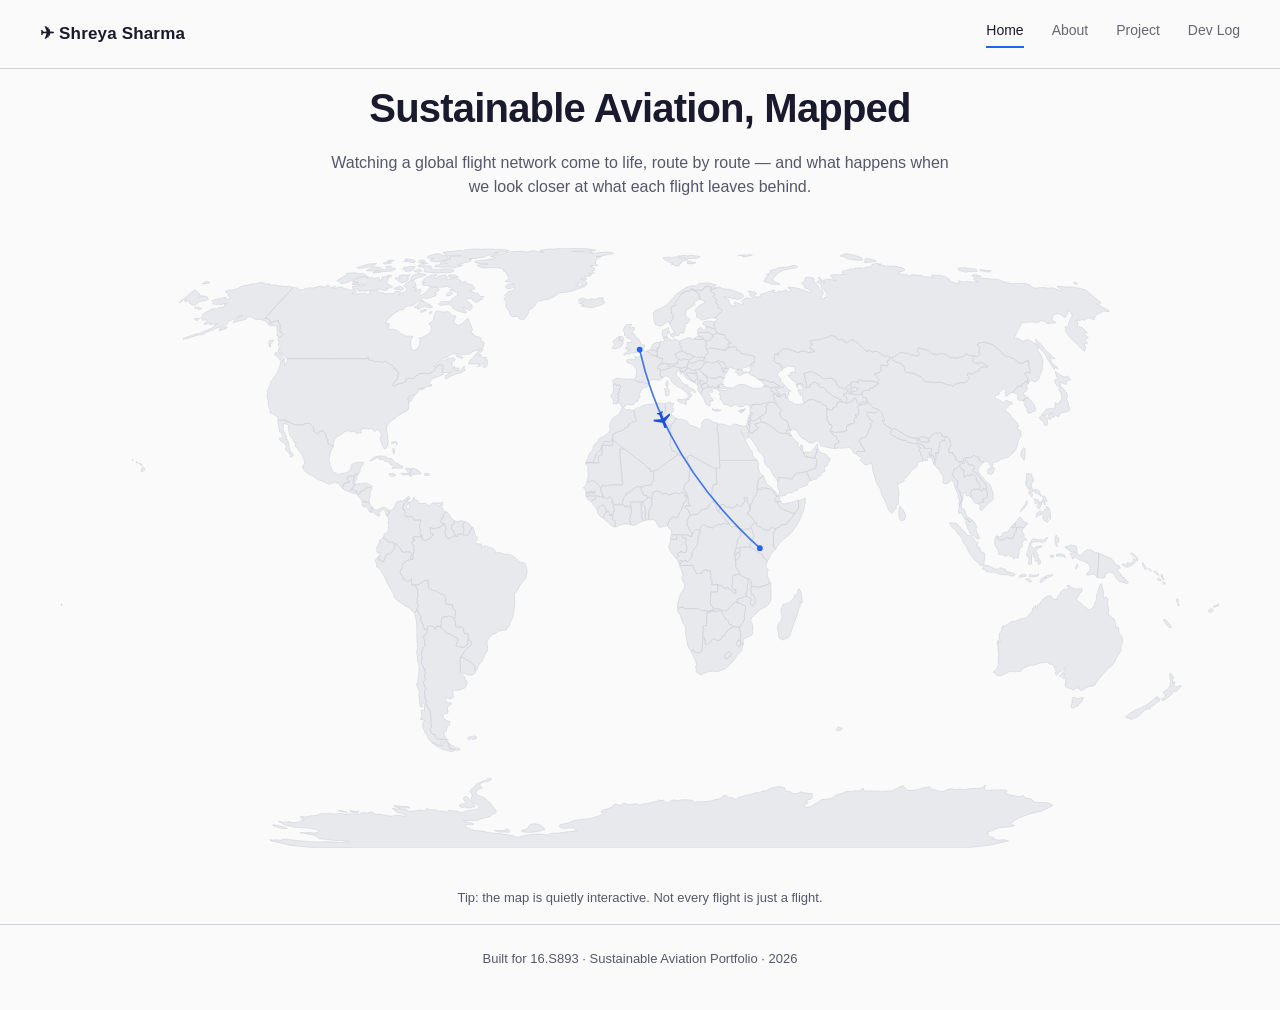
<file: index.html>
<!doctype html>
<html lang="en">
<head>
  <meta charset="UTF-8" />
  <meta name="viewport" content="width=device-width, initial-scale=1.0" />
  <title>Shreya Sharma — Sustainable Aviation Portfolio</title>
  <meta
    name="description"
    content="Portfolio of Shreya Sharma, MIT 16.S893 — sustainable aviation research."
  />
  <link rel="stylesheet" href="css/style.css" />
</head>
<body>
  <div id="site-header"></div>

  <main class="wide">
    <section class="hero">
      <div class="hero-text">
        <h1>Sustainable Aviation, Mapped</h1>
        <p class="lede" style="margin: 0 auto;">
          Watching a global flight network come to life, route by route —
          and what happens when we look closer at what each flight leaves
          behind.
        </p>
      </div>
      <div id="map-container" class="map-wrap" aria-label="Animated flight map"></div>
    </section>

    <section style="max-width: 700px; margin: 40px auto 0; text-align: center;">
      <p style="font-size: 13px; color: var(--ink-soft);">
        Tip: the map is quietly interactive. Not every flight is just a
        flight.
      </p>
    </section>
  </main>

  <div id="site-footer"></div>

  <script src="js/layout.js"></script>
  <script src="js/map.js"></script>
  <script src="js/egg.js"></script>
</body>
</html>
</file>
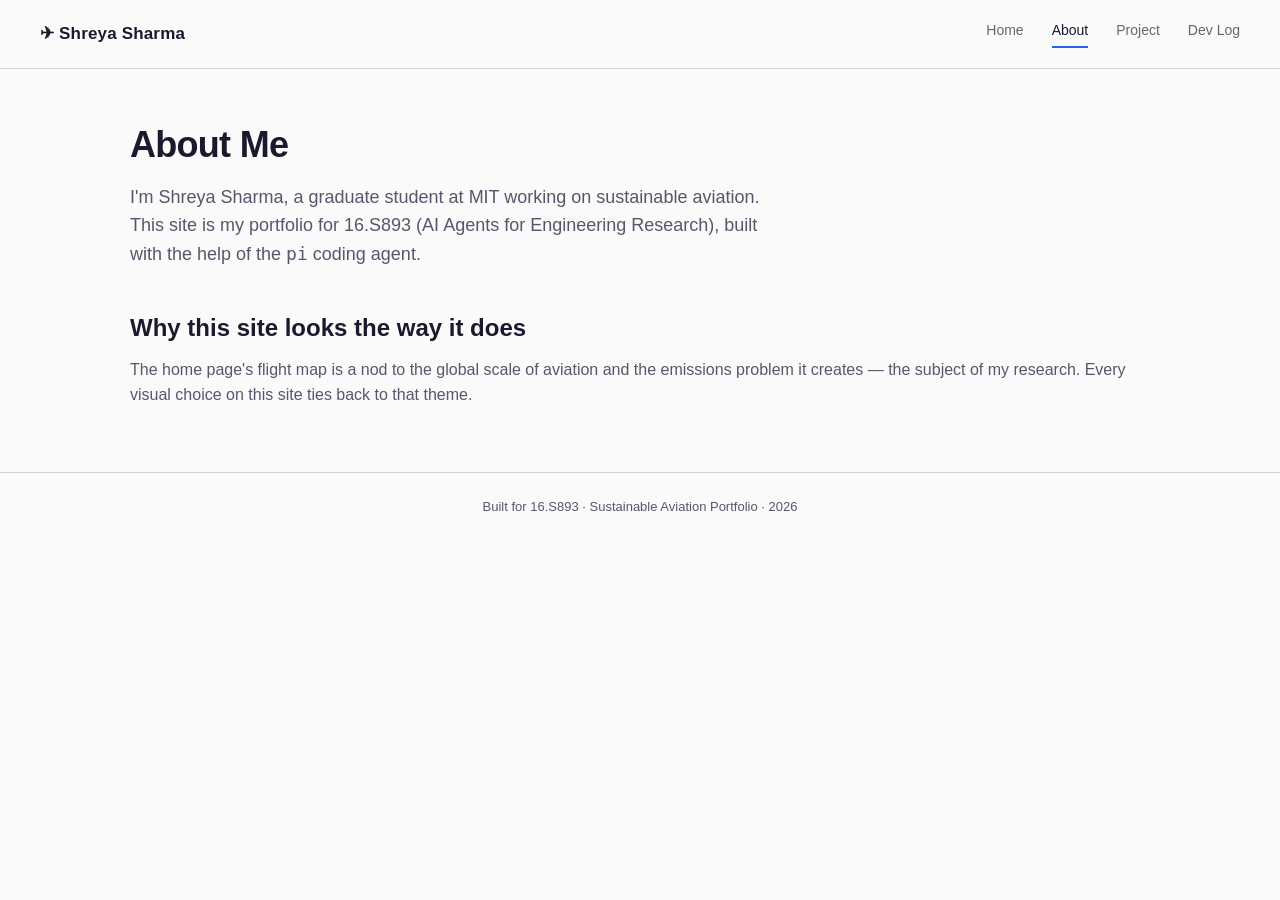
<file: about.html>
<!doctype html>
<html lang="en">
<head>
  <meta charset="UTF-8" />
  <meta name="viewport" content="width=device-width, initial-scale=1.0" />
  <title>About — Shreya Sharma</title>
  <link rel="stylesheet" href="css/style.css" />
</head>
<body>
  <div id="site-header"></div>

  <main>
    <h1>About Me</h1>
    <p class="lede">
      I'm Shreya Sharma, a graduate student at MIT working on sustainable
      aviation. This site is my portfolio for 16.S893 (AI Agents for
      Engineering Research), built with the help of the
      <code>pi</code> coding agent.
    </p>

    <h2>Why this site looks the way it does</h2>
    <p>
      The home page's flight map is a nod to the global scale of aviation
      and the emissions problem it creates — the subject of my research.
      Every visual choice on this site ties back to that theme.
    </p>
  </main>

  <div id="site-footer"></div>

  <script src="js/layout.js"></script>
</body>
</html>
</file>
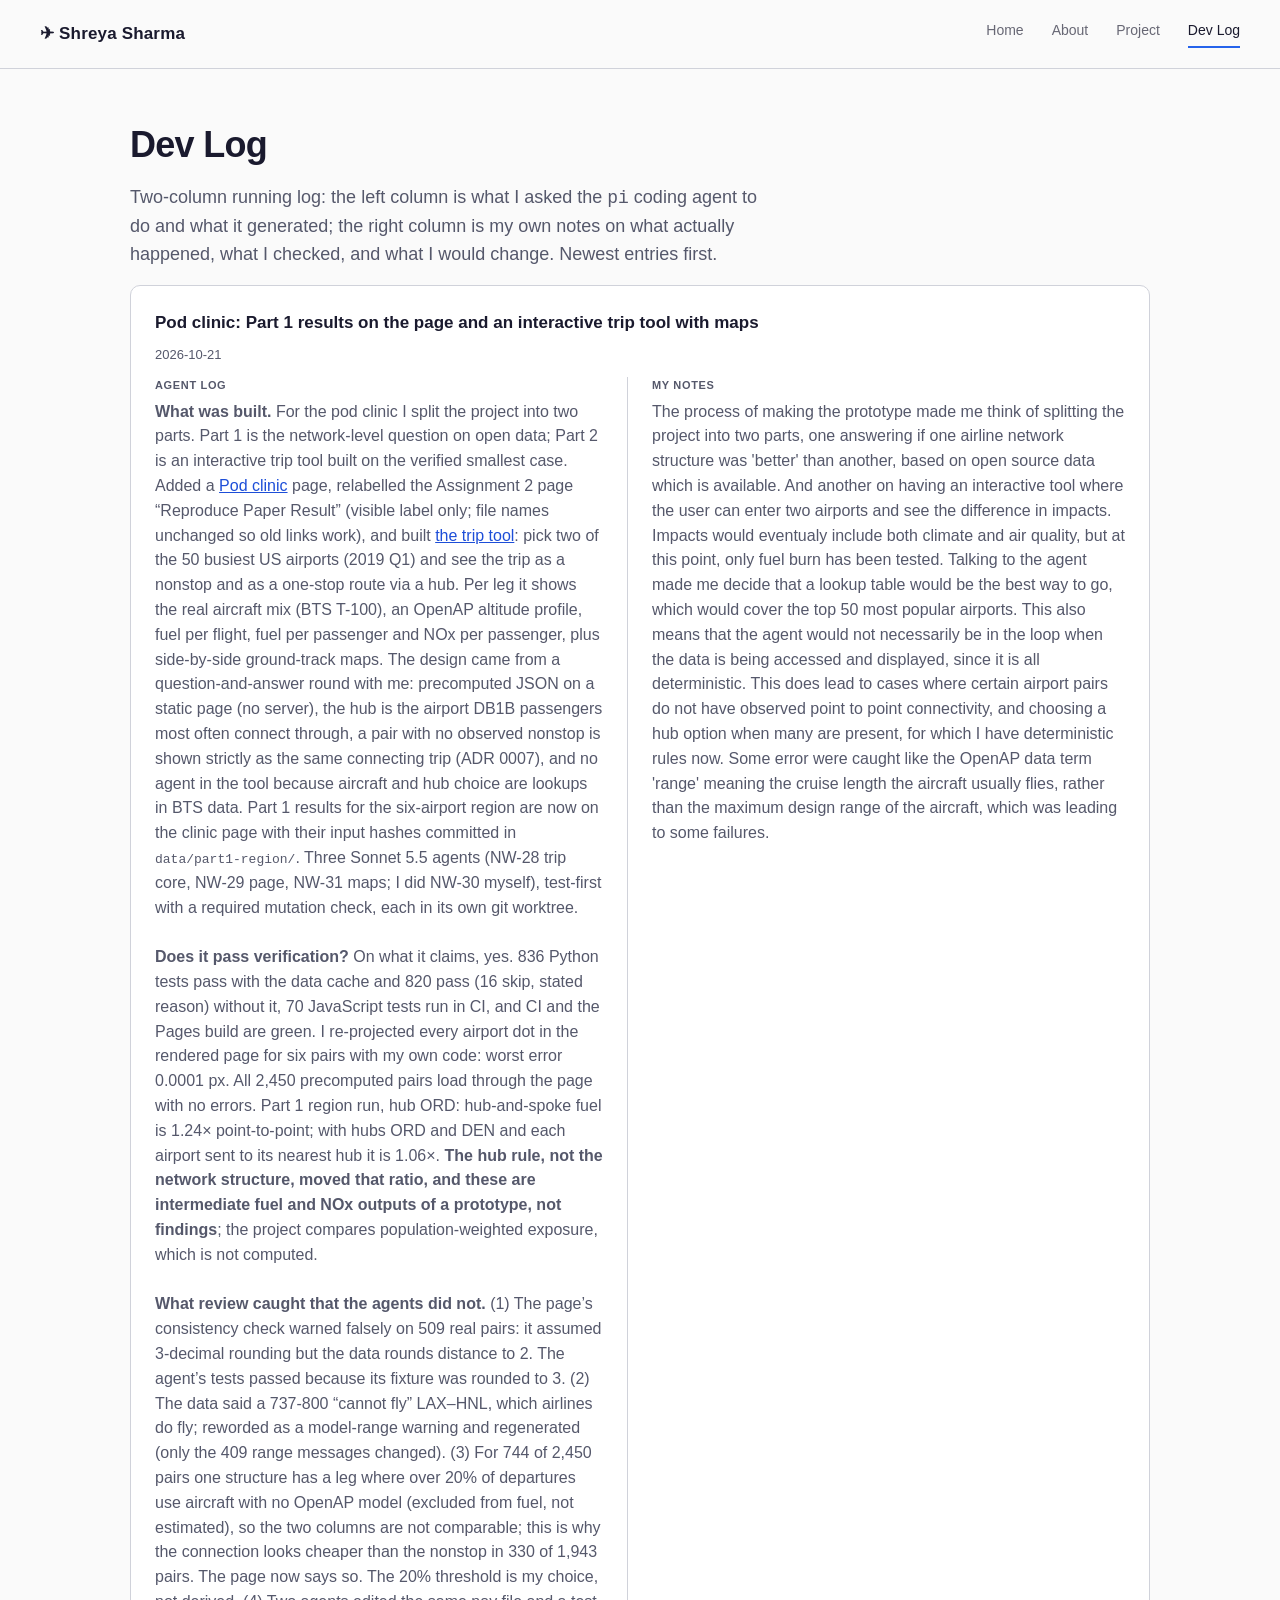
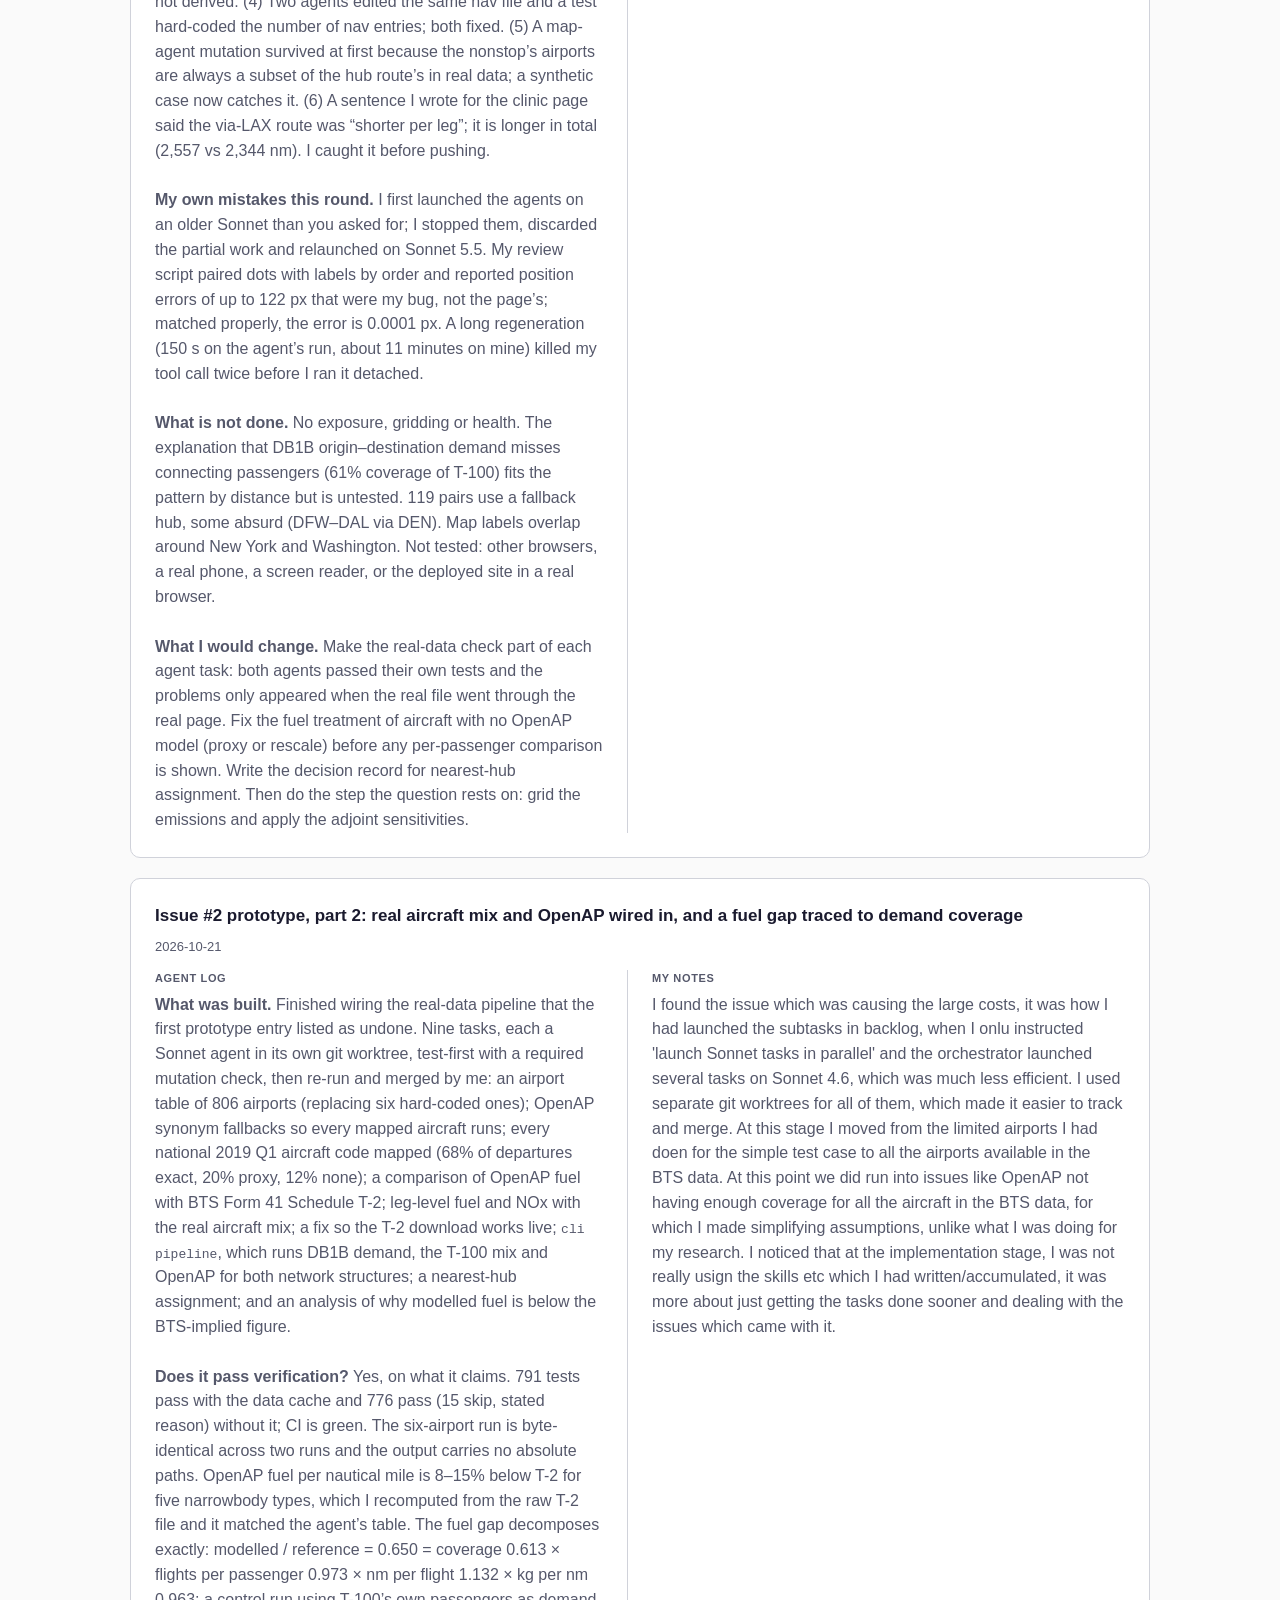
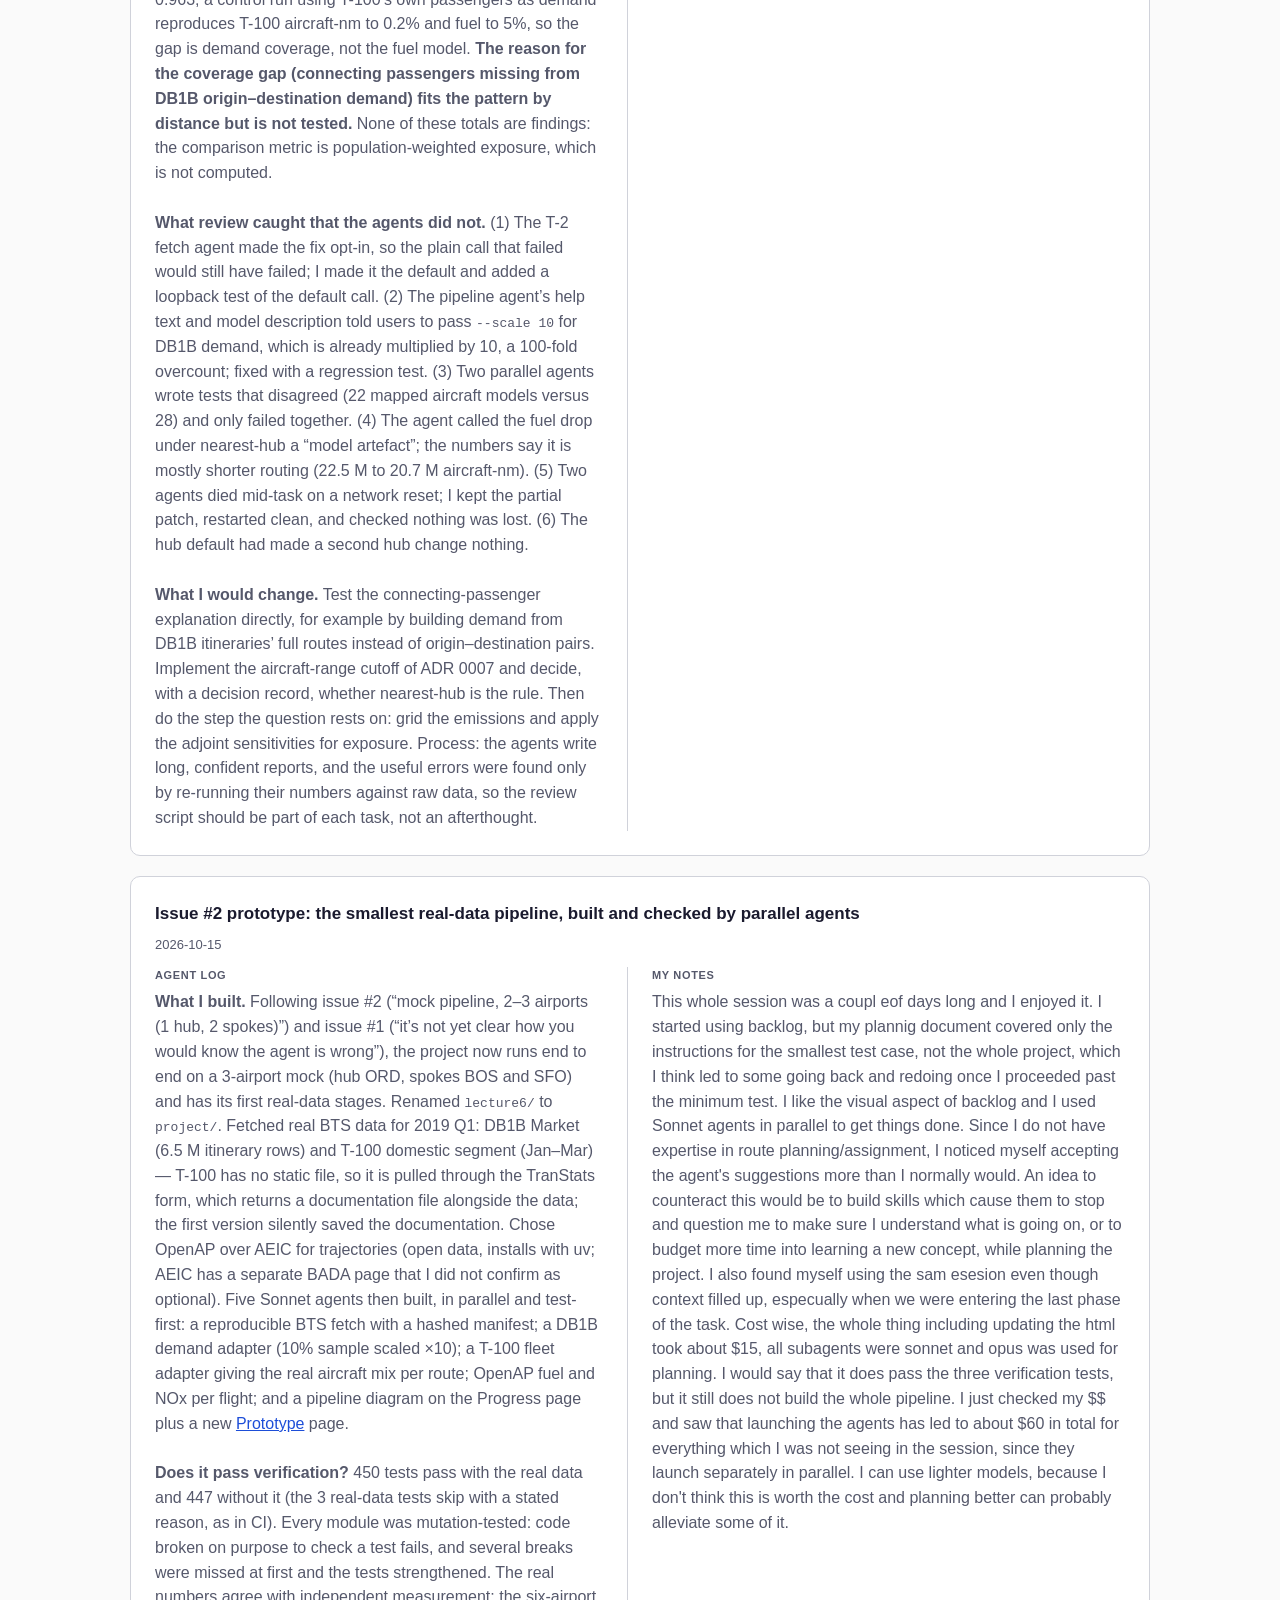
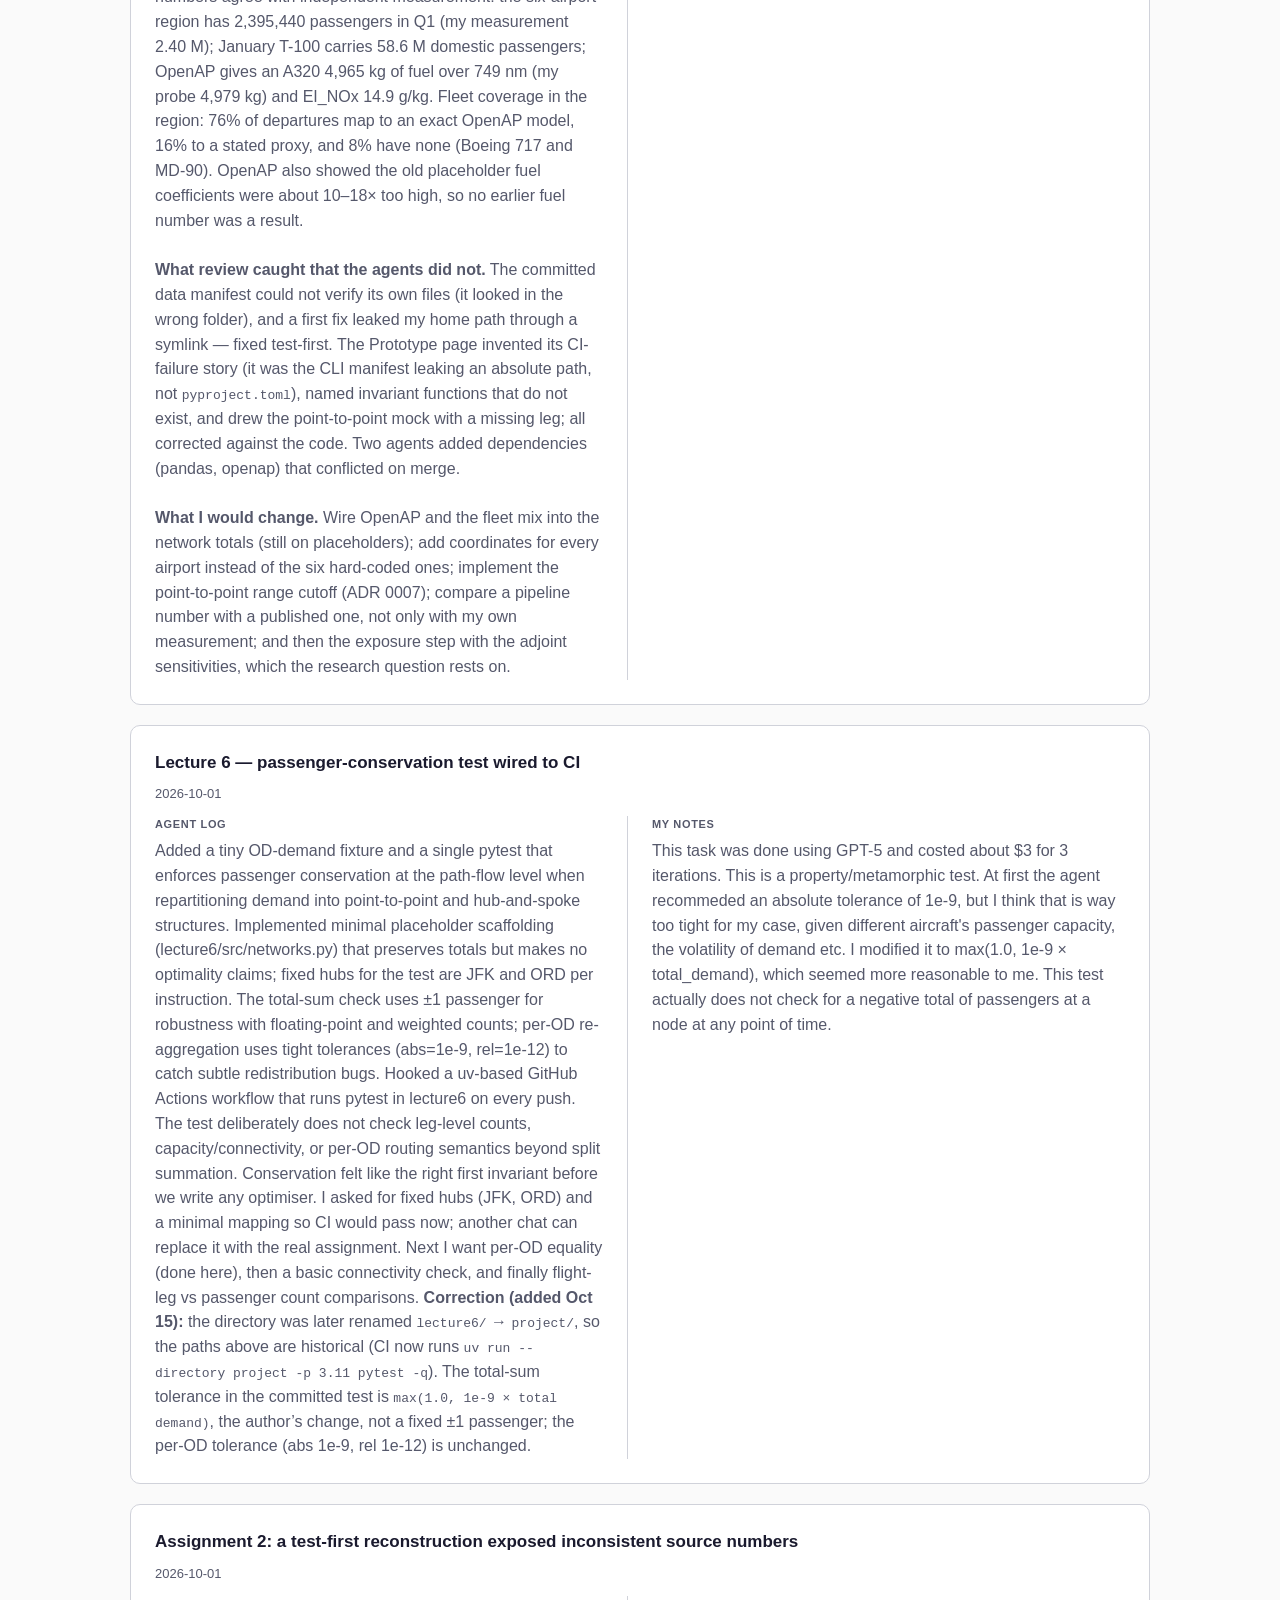
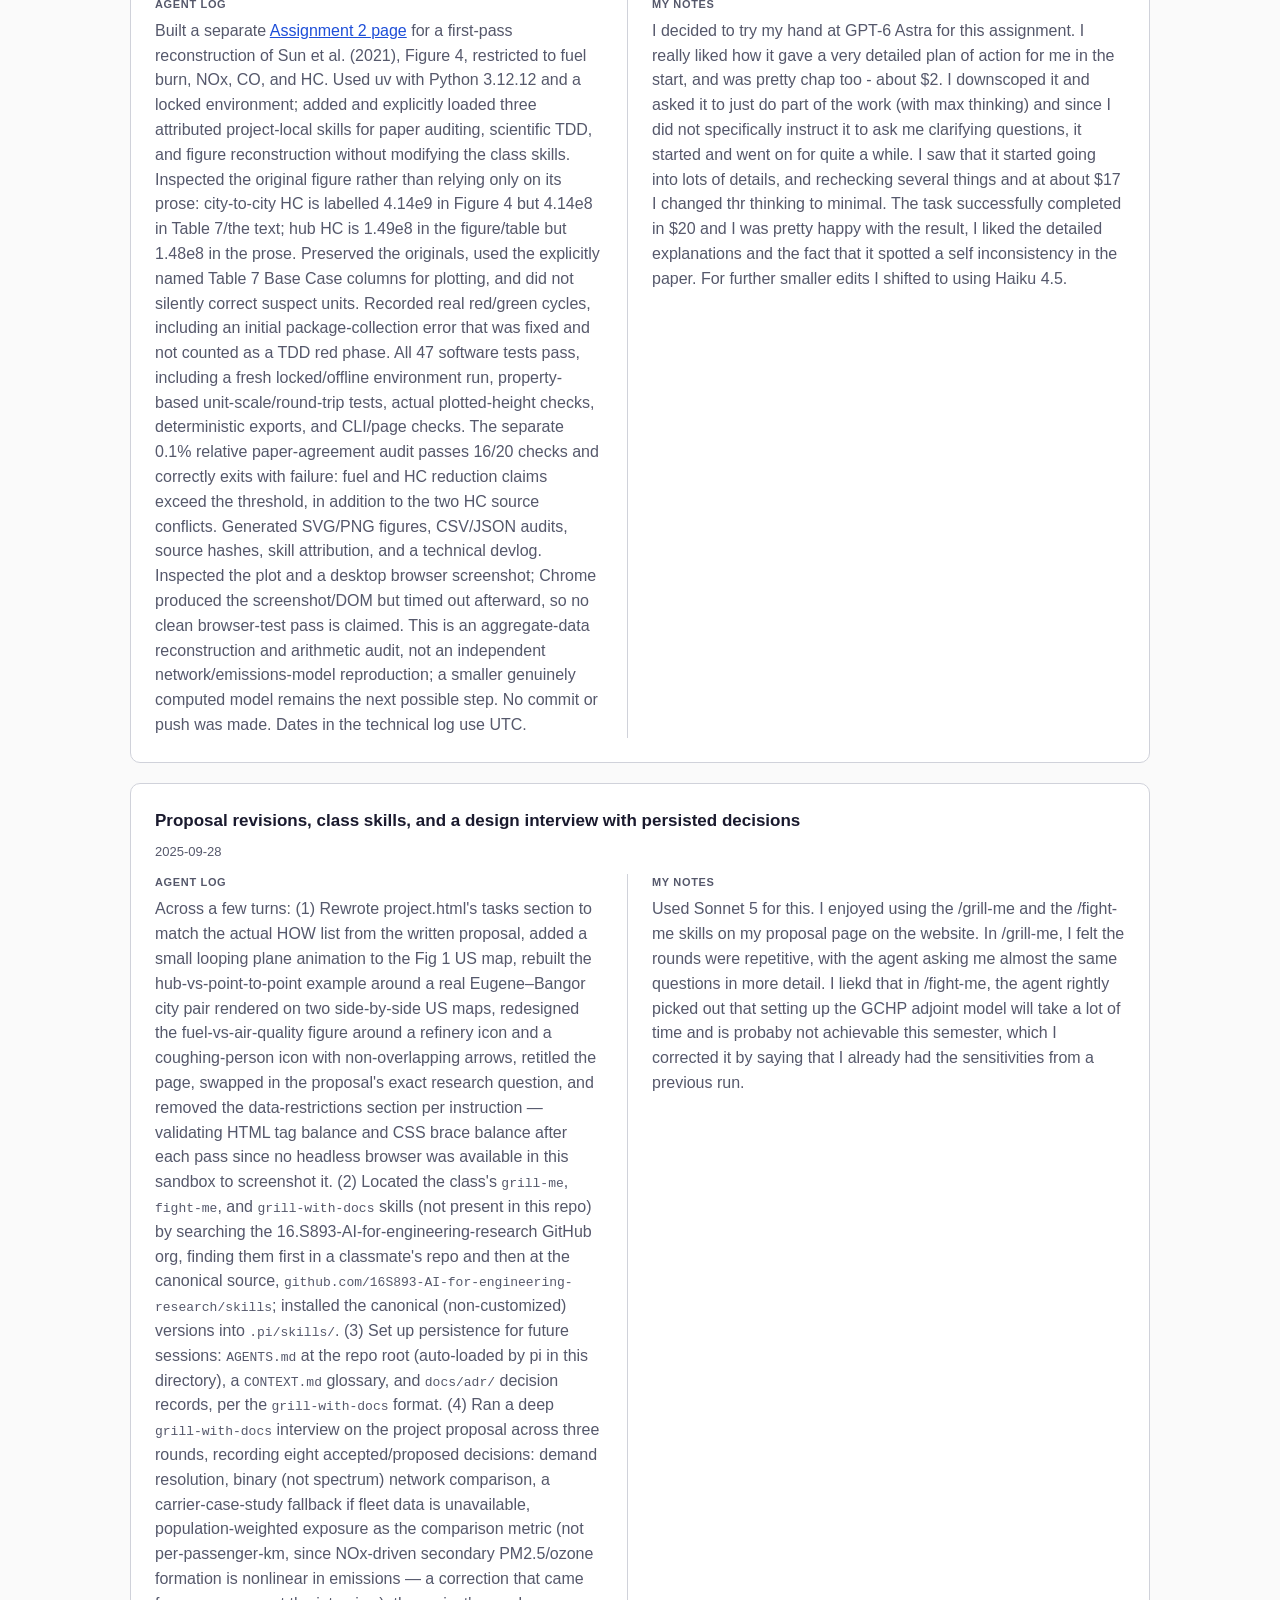
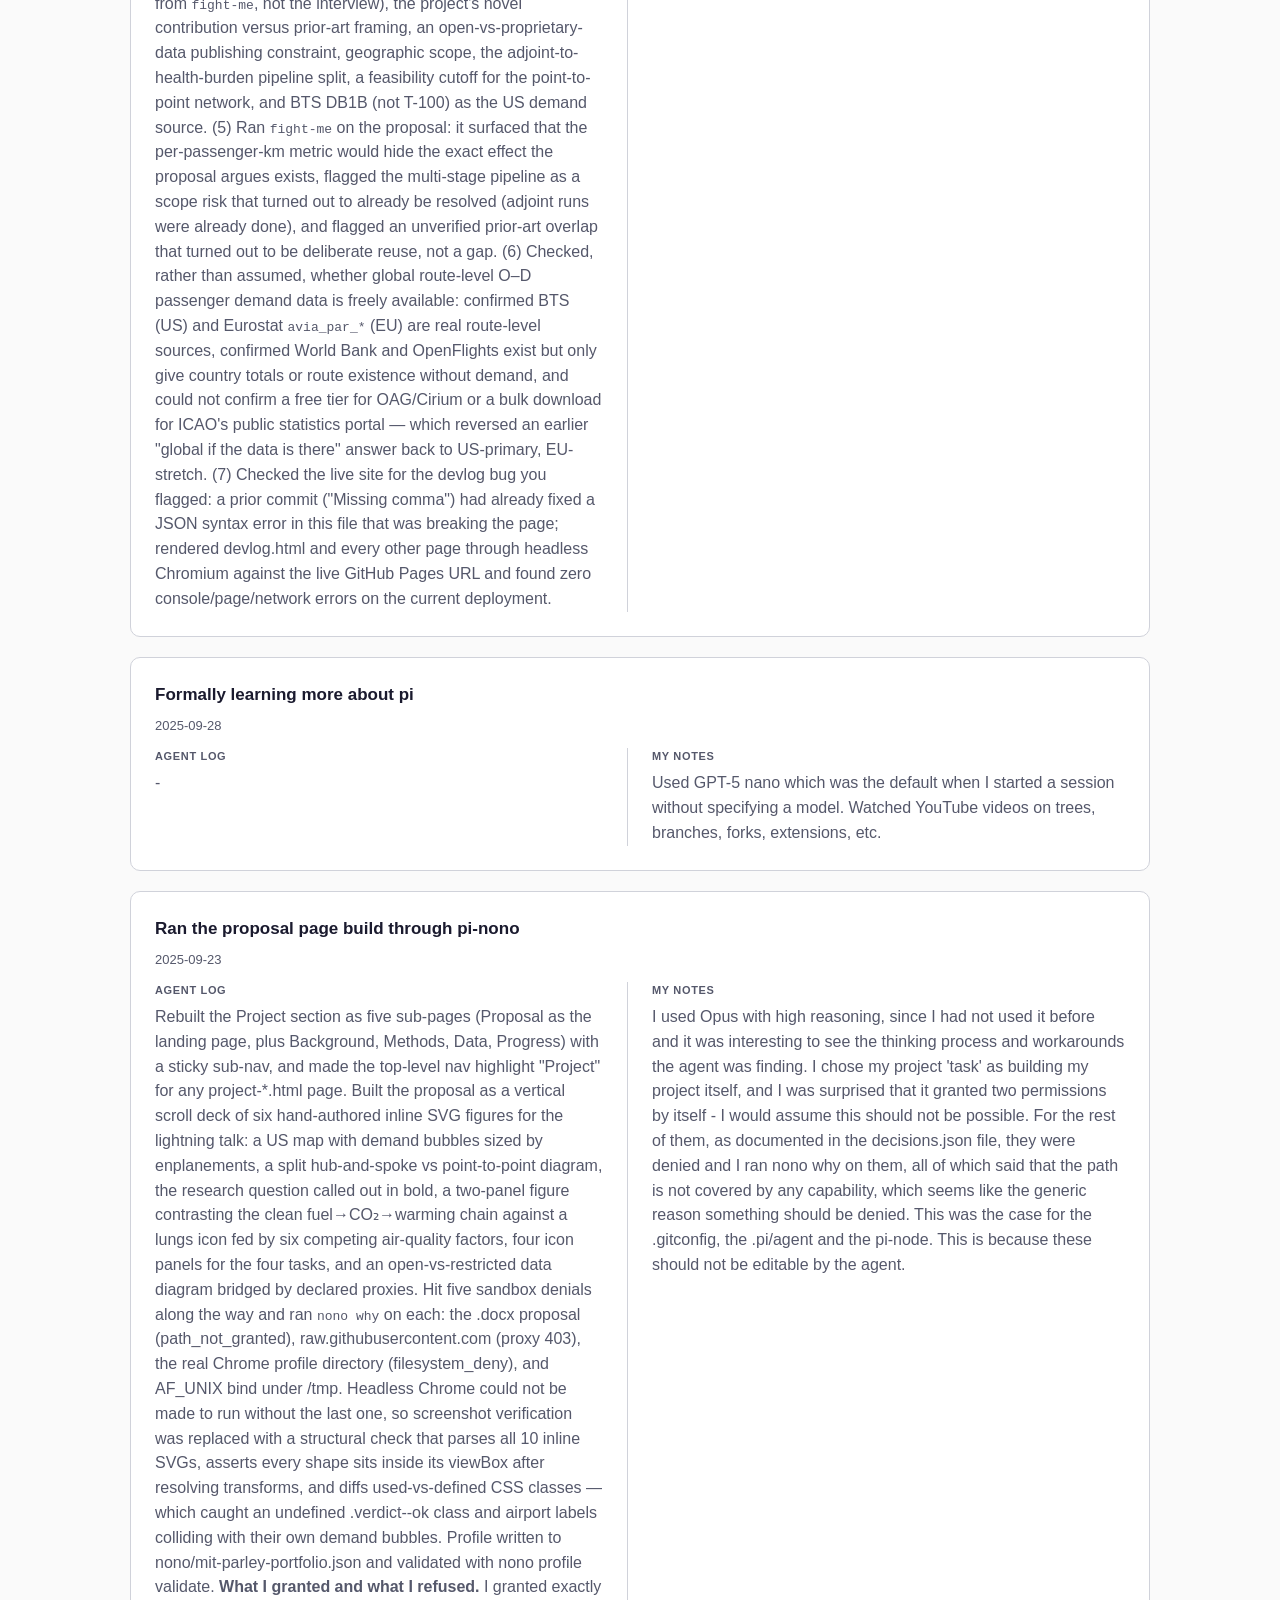
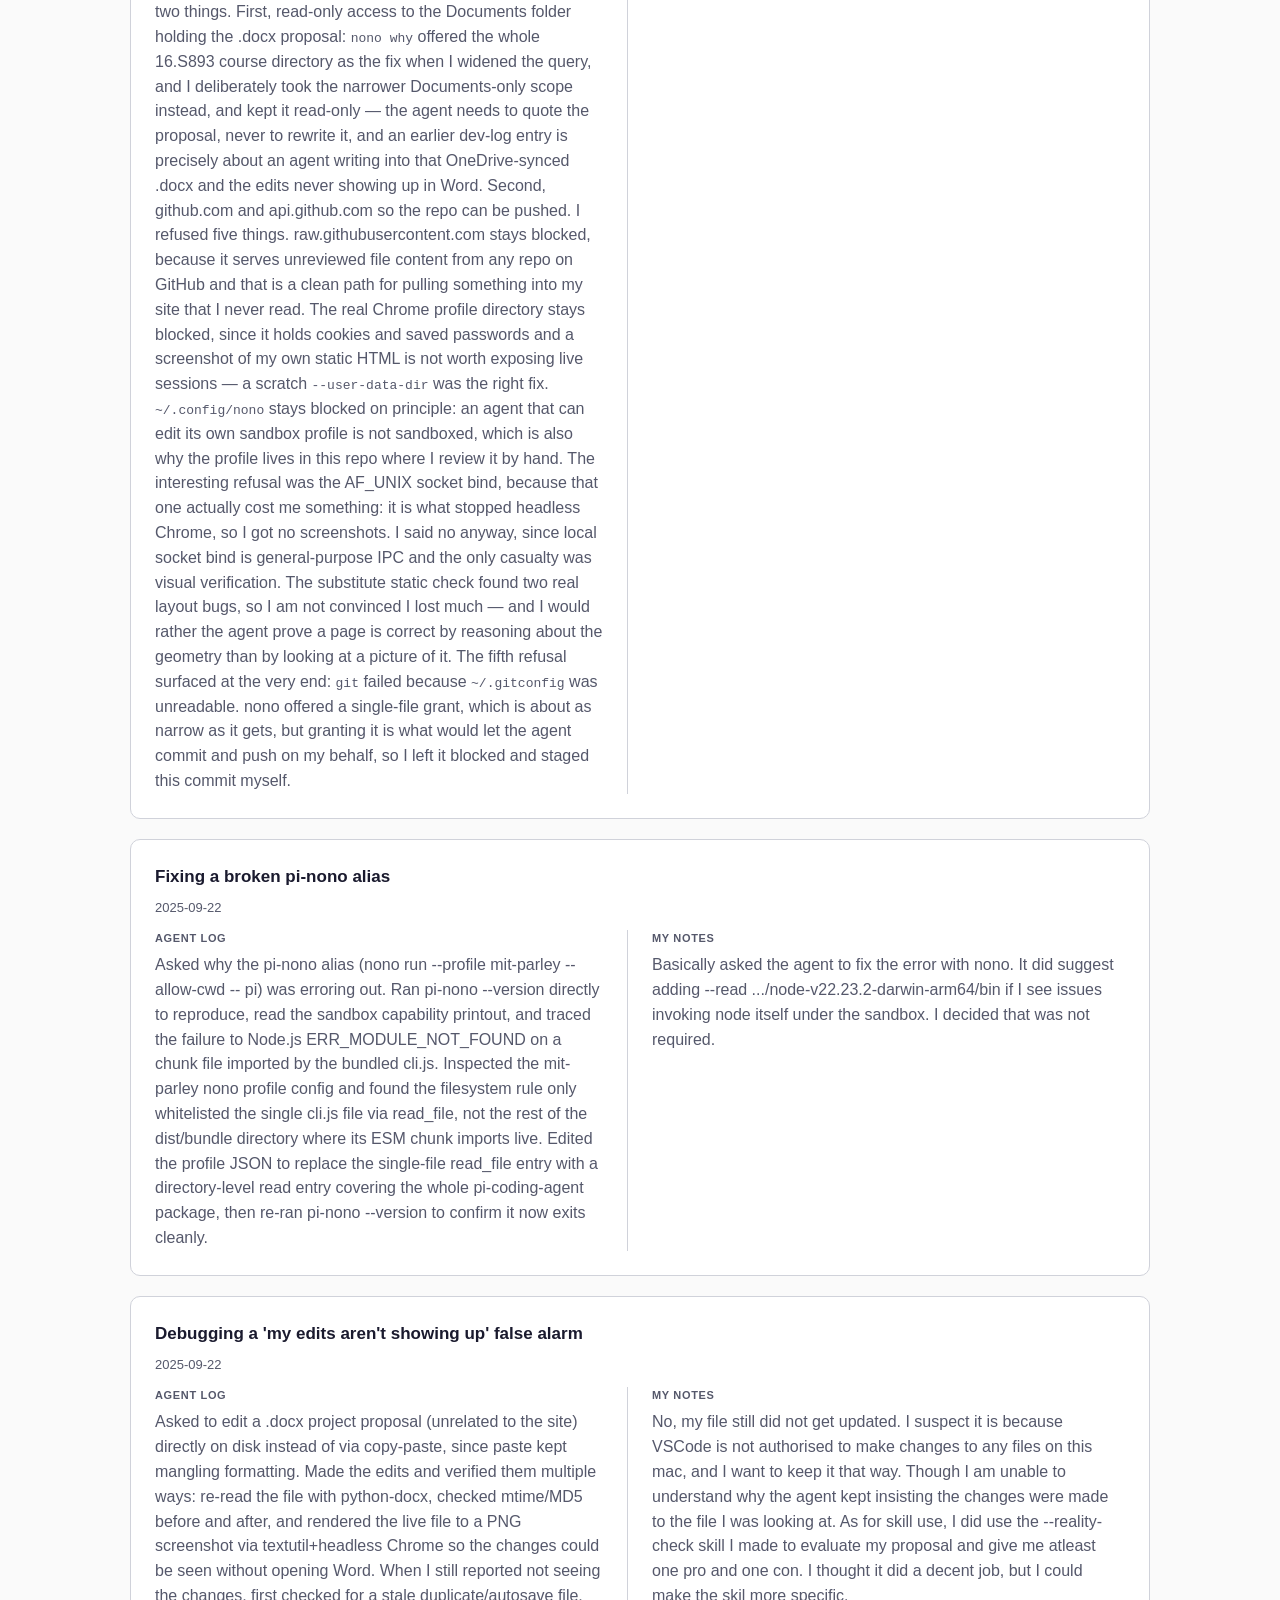
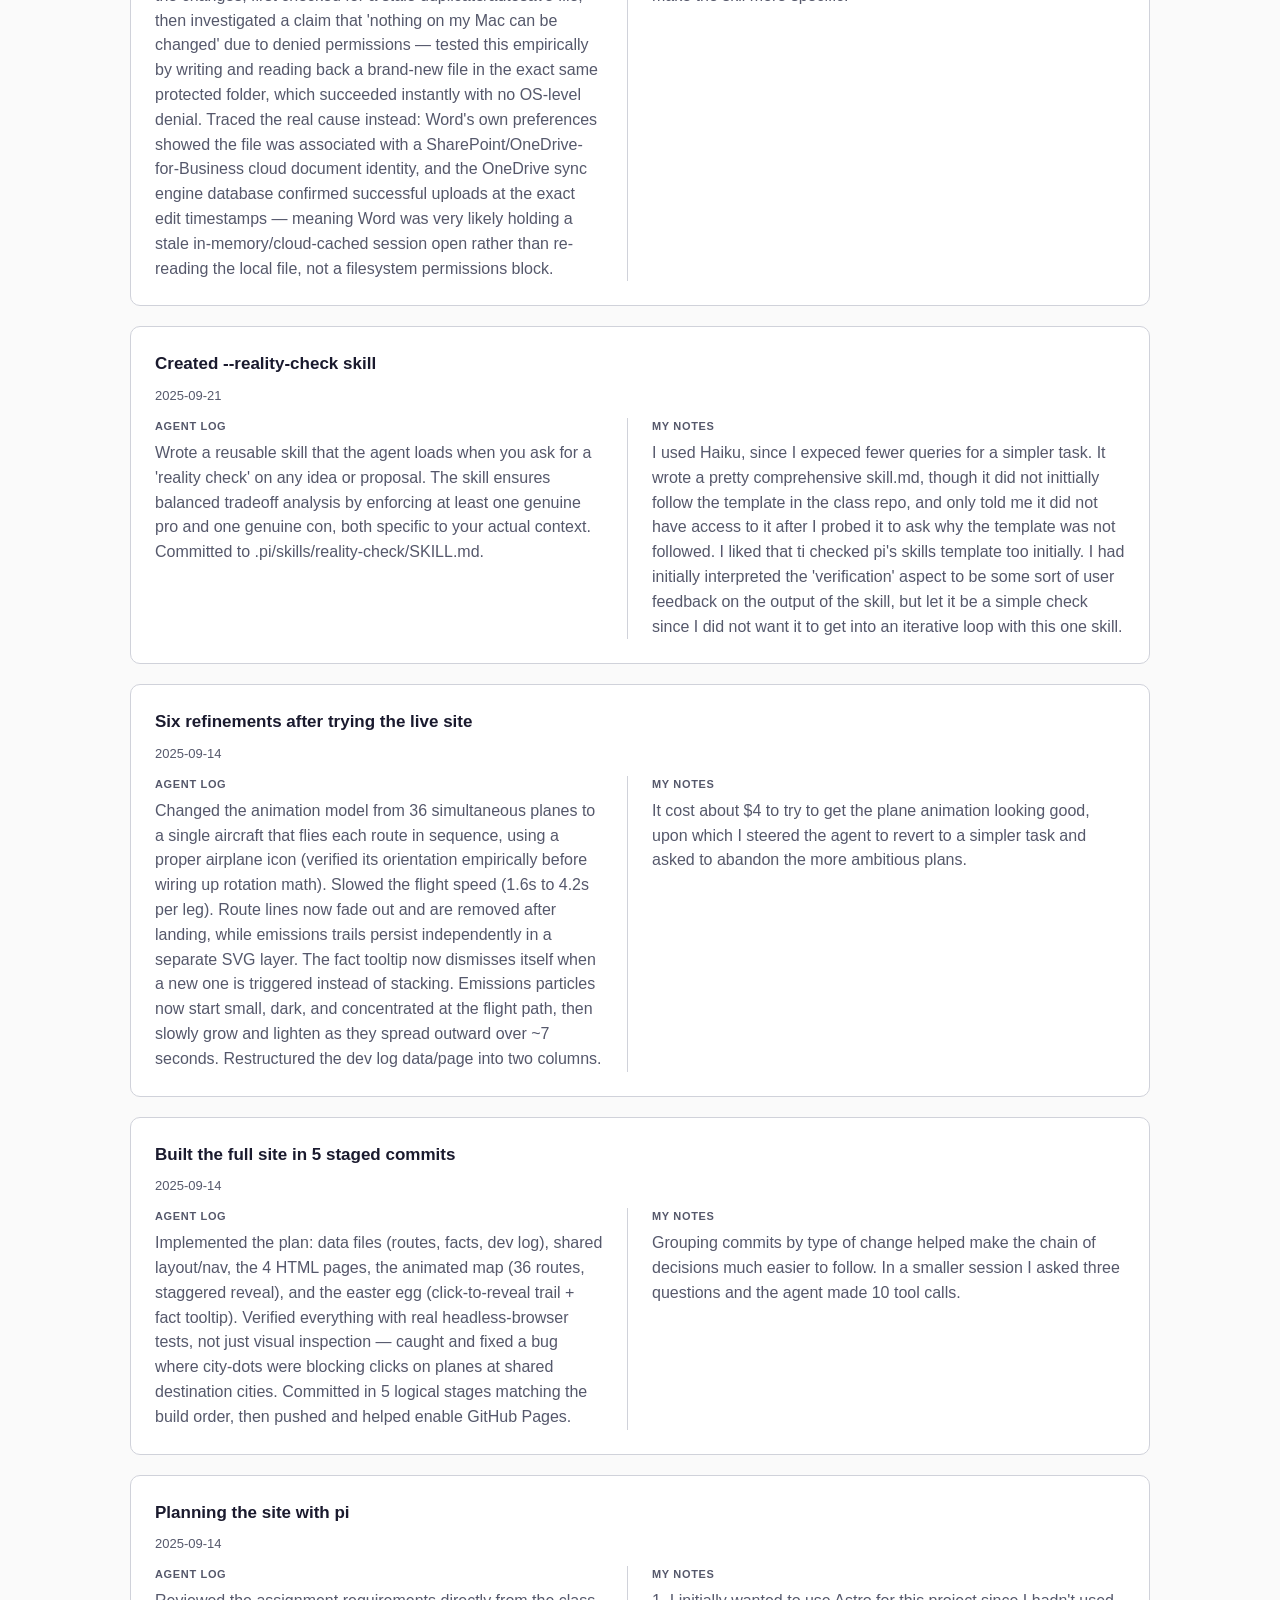
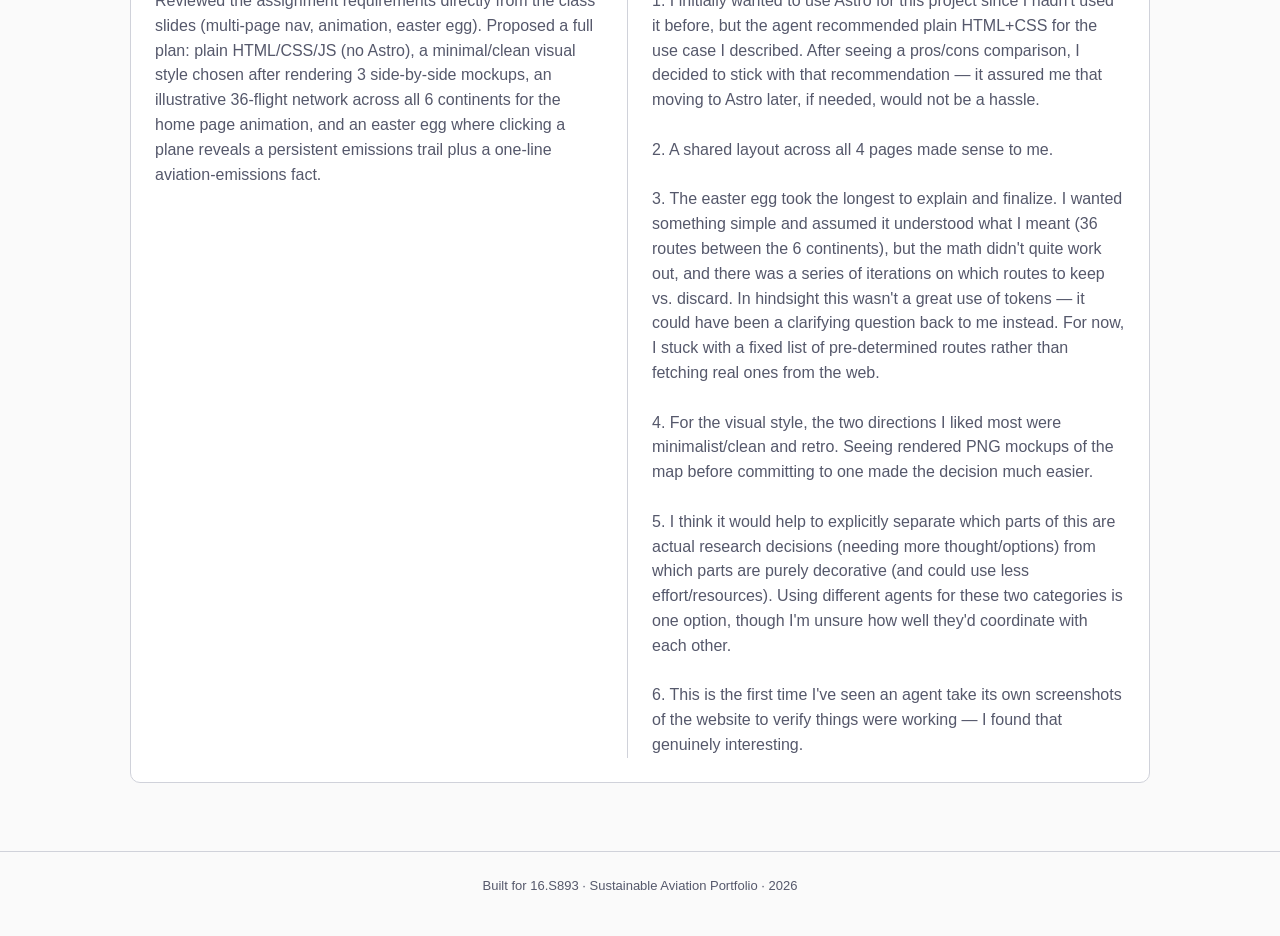
<file: devlog.html>
<!doctype html>
<html lang="en">
<head>
  <meta charset="UTF-8" />
  <meta name="viewport" content="width=device-width, initial-scale=1.0" />
  <title>Dev Log — Shreya Sharma</title>
  <link rel="stylesheet" href="css/style.css" />
</head>
<body>
  <div id="site-header"></div>

  <main>
    <h1>Dev Log</h1>
    <p class="lede">
      Two-column running log: the left column is what I asked the
      <code>pi</code> coding agent to do and what it generated; the right
      column is my own notes on what actually happened, what I checked,
      and what I would change. Newest entries first.
    </p>

    <div id="devlog-entries"></div>
  </main>

  <div id="site-footer"></div>

  <script src="js/layout.js"></script>
  <script>
    (async function () {
      const container = document.getElementById("devlog-entries");
      try {
        const res = await fetch("data/devlog.json");
        const entries = await res.json();
        entries
          .slice()
          .reverse()
          .forEach((entry) => {
            const card = document.createElement("div");
            card.className = "card devlog-entry";
            const agentLog = entry.agentLog || entry.body || "";
            const yourNotes = entry.yourNotes || "";
            card.innerHTML =
              "<h3>" + entry.title + "</h3>" +
              "<div class='meta'>" + entry.date + "</div>" +
              "<div class='devlog-columns'>" +
                "<div class='devlog-col'>" +
                  "<div class='devlog-col__label'>Agent log</div>" +
                  "<p>" + agentLog + "</p>" +
                "</div>" +
                "<div class='devlog-col'>" +
                  "<div class='devlog-col__label'>My notes</div>" +
                  "<p>" + (yourNotes || "<em>Add your notes here.</em>") + "</p>" +
                "</div>" +
              "</div>";
            container.appendChild(card);
          });
      } catch (err) {
        container.innerHTML = "<p>Could not load dev log entries.</p>";
      }
    })();
  </script>
</body>
</html>
</file>
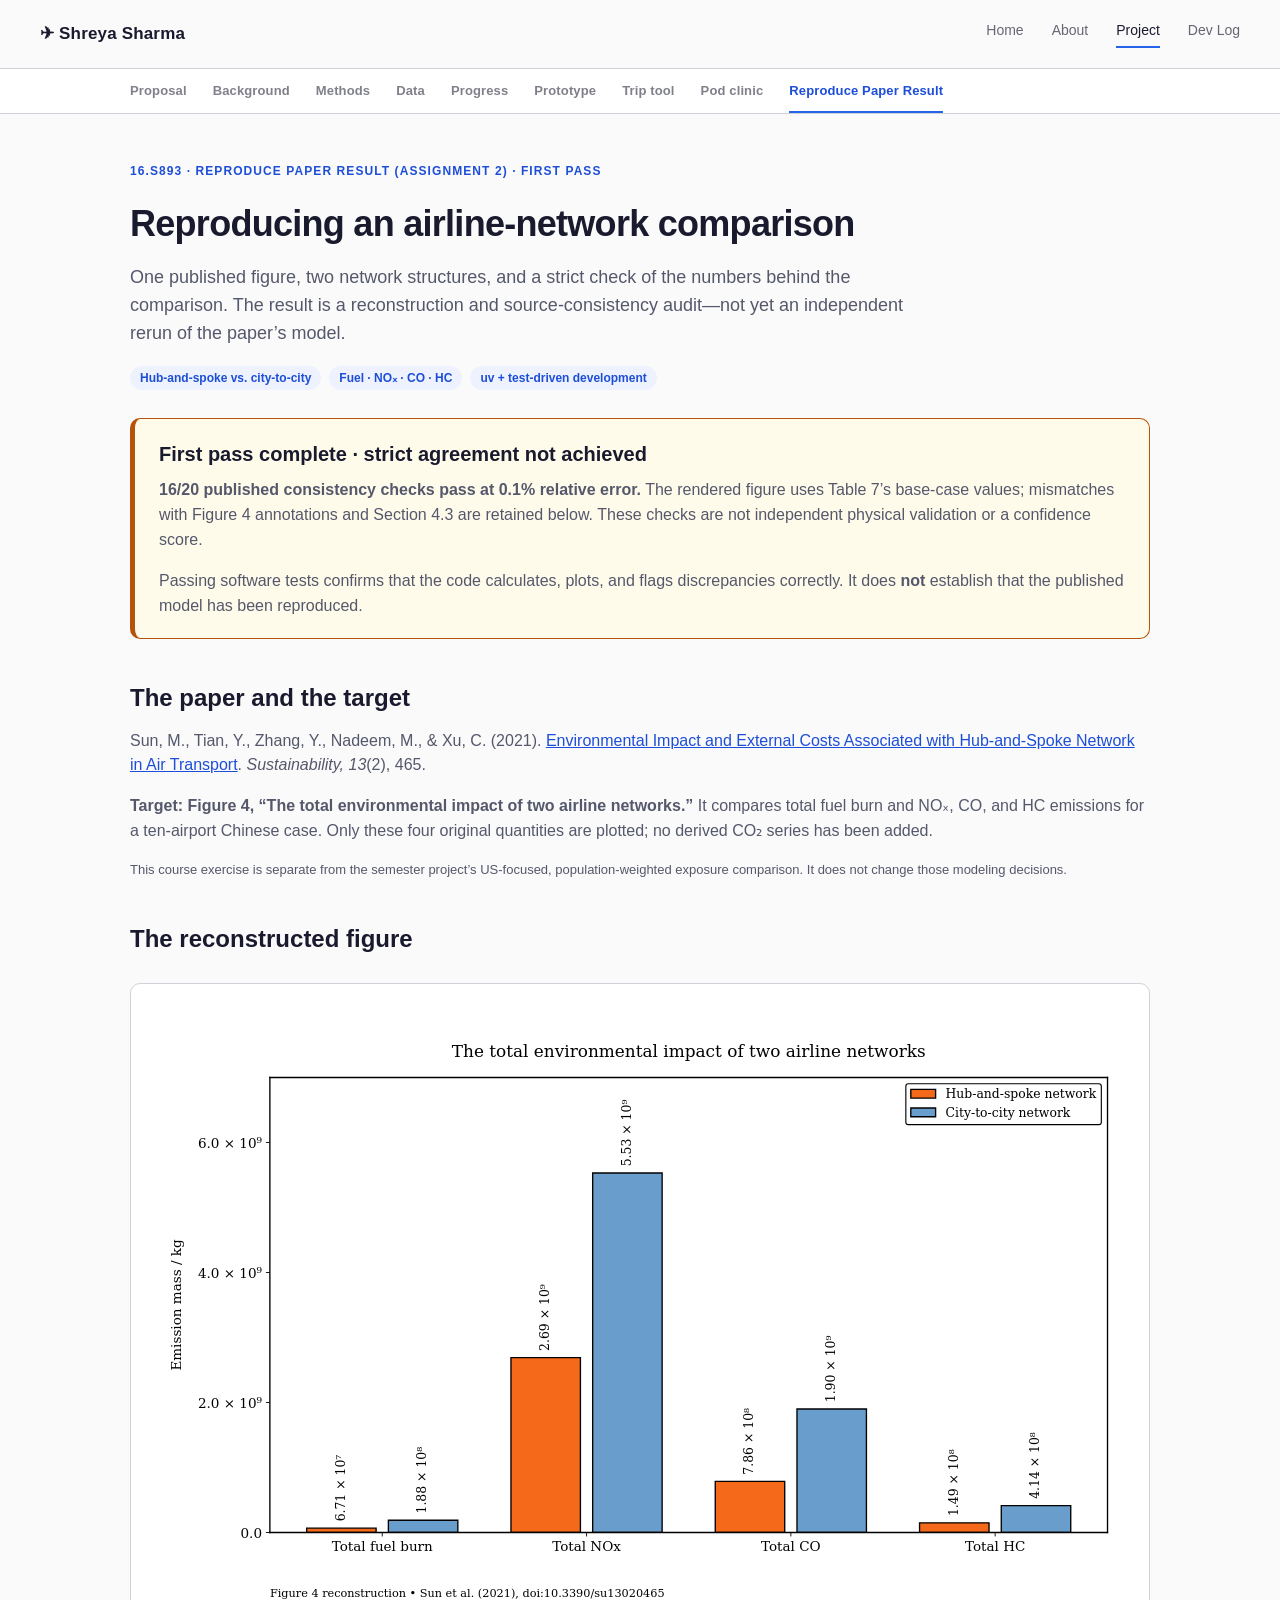
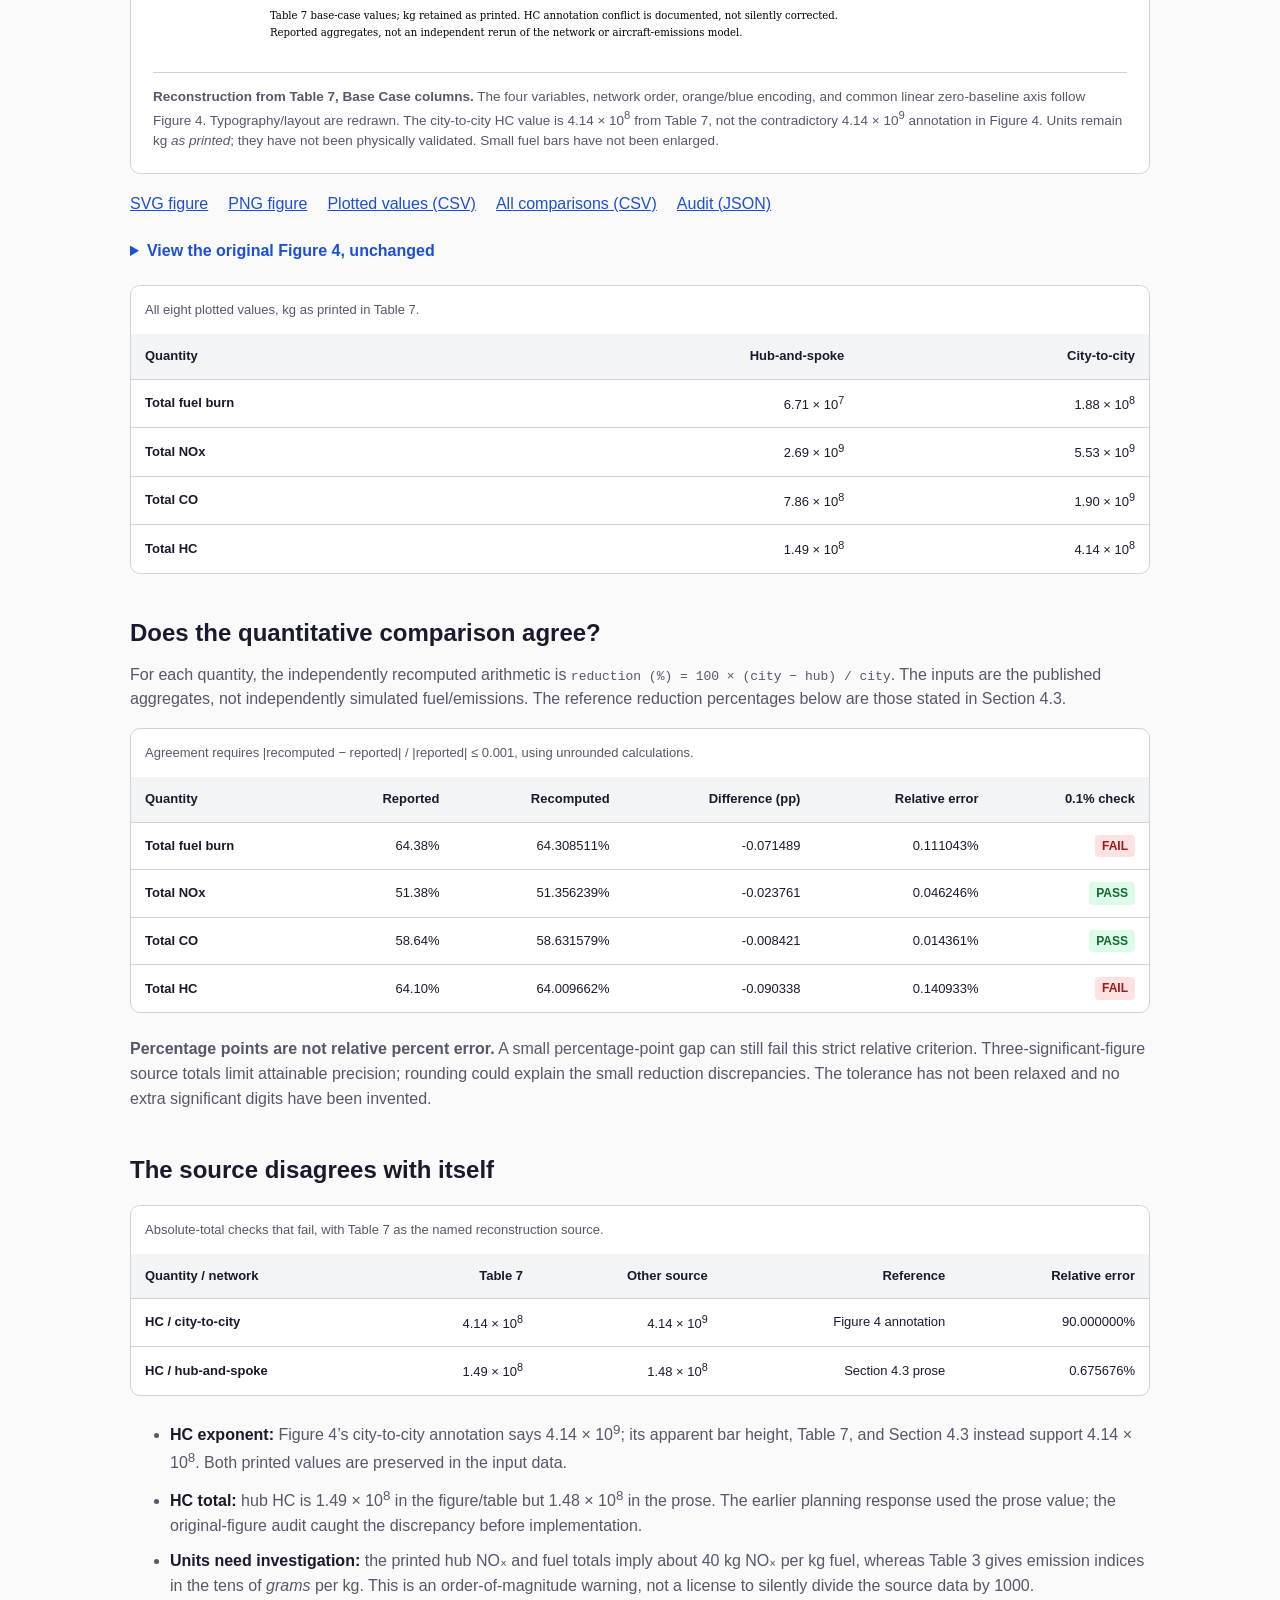
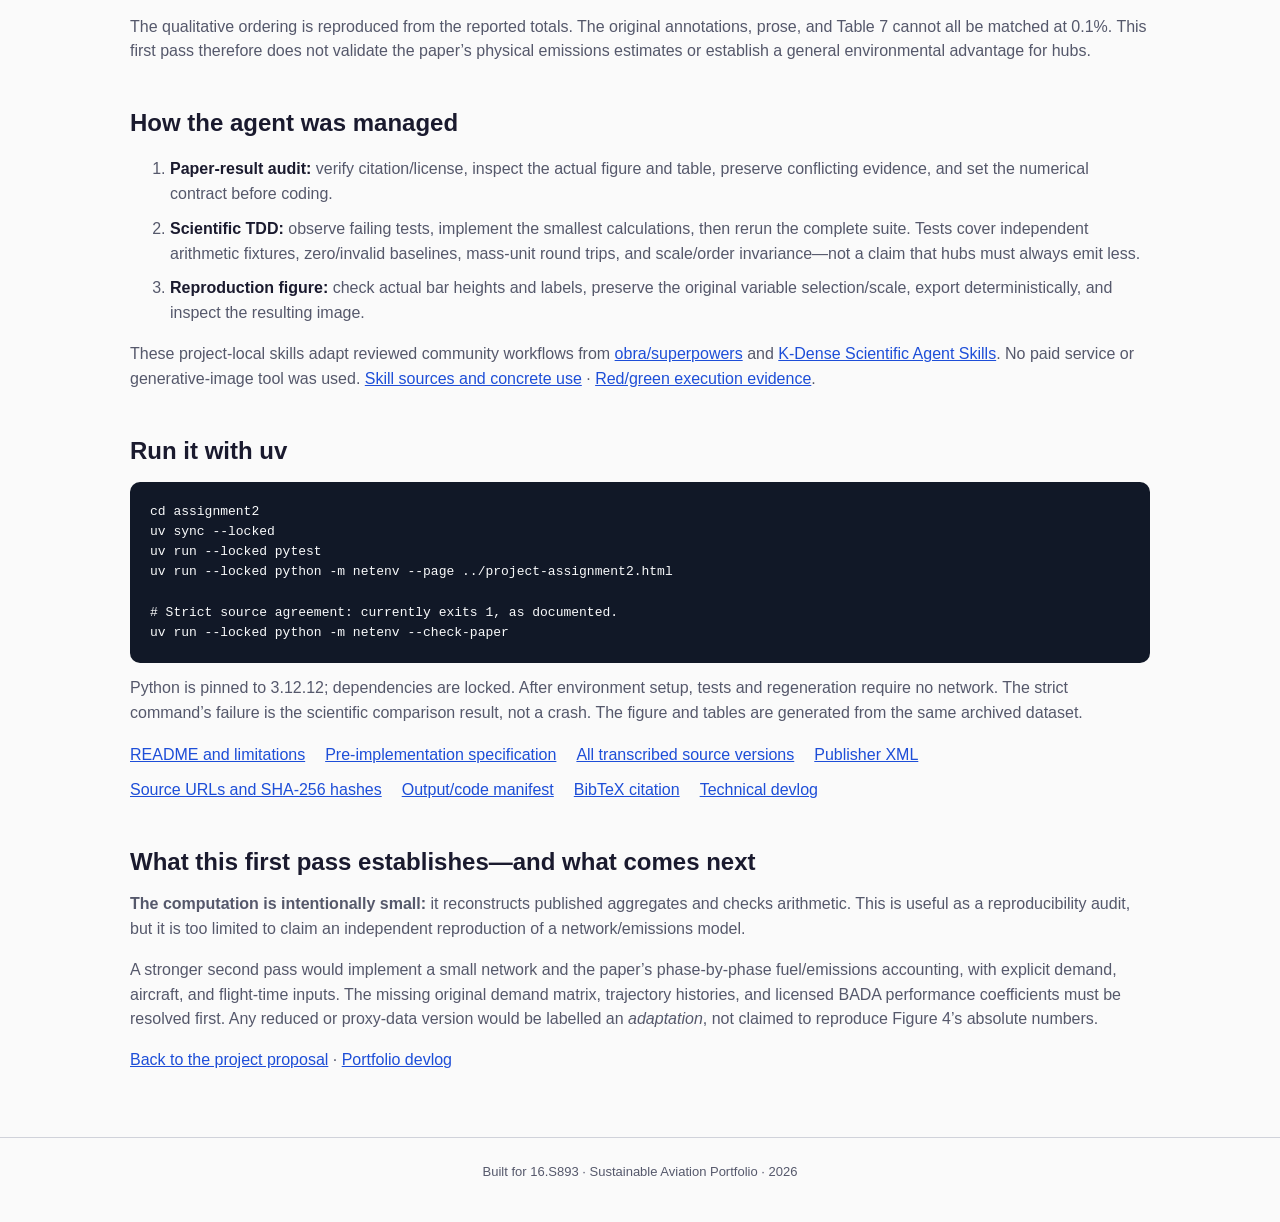
<file: project-assignment2.html>
<!doctype html>
<!-- Generated by assignment2/src/netenv/page.py. Edit this template, not the output page. -->
<html lang="en">
<head>
  <meta charset="UTF-8" />
  <meta name="viewport" content="width=device-width, initial-scale=1.0" />
  <title>Reproduce Paper Result · Airline network comparison — Shreya Sharma</title>
  <link rel="stylesheet" href="css/style.css" />
  <link rel="stylesheet" href="css/assignment2.css" />
</head>
<body>
  <div id="site-header"></div>
  <div id="project-subnav"></div>
  <main class="repro">
    <p class="eyebrow">16.S893 · Reproduce Paper Result (Assignment 2) · First pass</p>
    <h1>Reproducing an airline-network comparison</h1>
    <p class="lede">One published figure, two network structures, and a strict check of the numbers behind the comparison. The result is a reconstruction and source-consistency audit—not yet an independent rerun of the paper’s model.</p>
    <div class="scope-tags">
      <span class="tag">Hub-and-spoke vs. city-to-city</span>
      <span class="tag">Fuel · NOₓ · CO · HC</span>
      <span class="tag">uv + test-driven development</span>
    </div>

    <section class="status-box" aria-labelledby="status-heading">
      <h2 id="status-heading">First pass complete · strict agreement not achieved</h2>
      <p><strong>16/20 published consistency checks pass at 0.1% relative error.</strong> The rendered figure uses Table 7’s base-case values; mismatches with Figure 4 annotations and Section 4.3 are retained below. These checks are not independent physical validation or a confidence score.</p>
      <p>Passing software tests confirms that the code calculates, plots, and flags discrepancies correctly. It does <strong>not</strong> establish that the published model has been reproduced.</p>
    </section>

    <section aria-labelledby="paper-heading">
      <h2 id="paper-heading">The paper and the target</h2>
      <p>Sun, M., Tian, Y., Zhang, Y., Nadeem, M., &amp; Xu, C. (2021). <a href="https://doi.org/10.3390/su13020465">Environmental Impact and External Costs Associated with Hub-and-Spoke Network in Air Transport</a>. <em>Sustainability, 13</em>(2), 465.</p>
      <p><strong>Target: Figure 4, “The total environmental impact of two airline networks.”</strong> It compares total fuel burn and NOₓ, CO, and HC emissions for a ten-airport Chinese case. Only these four original quantities are plotted; no derived CO₂ series has been added.</p>
      <p class="note">This course exercise is separate from the semester project’s US-focused, population-weighted exposure comparison. It does not change those modeling decisions.</p>
    </section>

    <section aria-labelledby="figure-heading">
      <h2 id="figure-heading">The reconstructed figure</h2>
      <figure class="fig">
        <a href="assignment2/outputs/figure4_repro.svg"><img src="assignment2/outputs/figure4_repro.svg" width="1200" height="800" alt="Grouped bars for fuel burn, NOx, CO, and HC: the hub-and-spoke values are lower than city-to-city values in the published Table 7 base case. Units and source inconsistencies are discussed below." /></a>
        <figcaption><strong>Reconstruction from Table 7, Base Case columns.</strong> The four variables, network order, orange/blue encoding, and common linear zero-baseline axis follow Figure 4. Typography/layout are redrawn. The city-to-city HC value is 4.14 × 10<sup>8</sup> from Table 7, not the contradictory 4.14 × 10<sup>9</sup> annotation in Figure 4. Units remain kg <em>as printed</em>; they have not been physically validated. Small fuel bars have not been enlarged.</figcaption>
      </figure>
      <div class="downloads" aria-label="Figure and data downloads">
        <a href="assignment2/outputs/figure4_repro.svg" download>SVG figure</a>
        <a href="assignment2/outputs/figure4_repro.png" download>PNG figure</a>
        <a href="assignment2/outputs/totals.csv" download>Plotted values (CSV)</a>
        <a href="assignment2/outputs/comparisons.csv" download>All comparisons (CSV)</a>
        <a href="assignment2/outputs/audit.json" download>Audit (JSON)</a>
      </div>
      <details>
        <summary>View the original Figure 4, unchanged</summary>
        <figure class="fig">
          <a href="assignment2/data/sources/figure4-original.png"><img src="assignment2/data/sources/figure4-original.png" width="4090" height="3067" loading="lazy" alt="Original Figure 4 from Sun and coauthors. The city-to-city HC label prints 4.14 times ten to the ninth, although its bar height appears consistent with ten to the eighth and Table 7 reports that lower value." /></a>
          <figcaption>Original image: Sun et al. (2021), Figure 4, reproduced unchanged under <a href="https://creativecommons.org/licenses/by/4.0/">CC BY 4.0</a>. The reconstruction above is an attributed adaptation using the same paper’s Table 7. Click either figure to inspect it at full size.</figcaption>
        </figure>
      </details>
      <div class="table-scroll" role="region" aria-label="Accessible plotted data" tabindex="0">
        <table id="totals-table">
          <caption>All eight plotted values, kg as printed in Table 7.</caption>
          <thead><tr><th scope="col">Quantity</th><th scope="col">Hub-and-spoke</th><th scope="col">City-to-city</th></tr></thead>
          <tbody><tr><th scope="row">Total fuel burn</th><td>6.71 × 10<sup>7</sup></td><td>1.88 × 10<sup>8</sup></td></tr>
<tr><th scope="row">Total NOx</th><td>2.69 × 10<sup>9</sup></td><td>5.53 × 10<sup>9</sup></td></tr>
<tr><th scope="row">Total CO</th><td>7.86 × 10<sup>8</sup></td><td>1.90 × 10<sup>9</sup></td></tr>
<tr><th scope="row">Total HC</th><td>1.49 × 10<sup>8</sup></td><td>4.14 × 10<sup>8</sup></td></tr>
</tbody>
        </table>
      </div>
    </section>

    <section aria-labelledby="agreement-heading">
      <h2 id="agreement-heading">Does the quantitative comparison agree?</h2>
      <p>For each quantity, the independently recomputed arithmetic is <code>reduction (%) = 100 × (city − hub) / city</code>. The inputs are the published aggregates, not independently simulated fuel/emissions. The reference reduction percentages below are those stated in Section 4.3.</p>
      <div class="table-scroll" role="region" aria-label="Reduction comparisons at 0.1 percent relative tolerance" tabindex="0">
        <table id="reductions-table">
          <caption>Agreement requires |recomputed − reported| / |reported| ≤ 0.001, using unrounded calculations.</caption>
          <thead><tr><th scope="col">Quantity</th><th scope="col">Reported</th><th scope="col">Recomputed</th><th scope="col">Difference (pp)</th><th scope="col">Relative error</th><th scope="col">0.1% check</th></tr></thead>
          <tbody><tr><th scope="row">Total fuel burn</th><td>64.38%</td><td>64.308511%</td><td>-0.071489</td><td>0.111043%</td><td><span class="fail">FAIL</span></td></tr>
<tr><th scope="row">Total NOx</th><td>51.38%</td><td>51.356239%</td><td>-0.023761</td><td>0.046246%</td><td><span class="pass">PASS</span></td></tr>
<tr><th scope="row">Total CO</th><td>58.64%</td><td>58.631579%</td><td>-0.008421</td><td>0.014361%</td><td><span class="pass">PASS</span></td></tr>
<tr><th scope="row">Total HC</th><td>64.10%</td><td>64.009662%</td><td>-0.090338</td><td>0.140933%</td><td><span class="fail">FAIL</span></td></tr>
</tbody>
        </table>
      </div>
      <p><strong>Percentage points are not relative percent error.</strong> A small percentage-point gap can still fail this strict relative criterion. Three-significant-figure source totals limit attainable precision; rounding could explain the small reduction discrepancies. The tolerance has not been relaxed and no extra significant digits have been invented.</p>
    </section>

    <section aria-labelledby="discrepancy-heading">
      <h2 id="discrepancy-heading">The source disagrees with itself</h2>
      <div class="table-scroll" role="region" aria-label="Disagreements between reported absolute totals" tabindex="0">
        <table id="discrepancies-table">
          <caption>Absolute-total checks that fail, with Table 7 as the named reconstruction source.</caption>
          <thead><tr><th scope="col">Quantity / network</th><th scope="col">Table 7</th><th scope="col">Other source</th><th scope="col">Reference</th><th scope="col">Relative error</th></tr></thead>
          <tbody><tr><th scope="row">HC / city-to-city</th><td>4.14 × 10<sup>8</sup></td><td>4.14 × 10<sup>9</sup></td><td>Figure 4 annotation</td><td>90.000000%</td></tr>
<tr><th scope="row">HC / hub-and-spoke</th><td>1.49 × 10<sup>8</sup></td><td>1.48 × 10<sup>8</sup></td><td>Section 4.3 prose</td><td>0.675676%</td></tr>
</tbody>
        </table>
      </div>
      <ul>
        <li><strong>HC exponent:</strong> Figure 4’s city-to-city annotation says 4.14 × 10<sup>9</sup>; its apparent bar height, Table 7, and Section 4.3 instead support 4.14 × 10<sup>8</sup>. Both printed values are preserved in the input data.</li>
        <li><strong>HC total:</strong> hub HC is 1.49 × 10<sup>8</sup> in the figure/table but 1.48 × 10<sup>8</sup> in the prose. The earlier planning response used the prose value; the original-figure audit caught the discrepancy before implementation.</li>
        <li><strong>Units need investigation:</strong> the printed hub NOₓ and fuel totals imply about 40 kg NOₓ per kg fuel, whereas Table 3 gives emission indices in the tens of <em>grams</em> per kg. This is an order-of-magnitude warning, not a license to silently divide the source data by 1000.</li>
      </ul>
      <p>The qualitative ordering is reproduced from the reported totals. The original annotations, prose, and Table 7 cannot all be matched at 0.1%. This first pass therefore does not validate the paper’s physical emissions estimates or establish a general environmental advantage for hubs.</p>
    </section>

    <section aria-labelledby="skills-heading">
      <h2 id="skills-heading">How the agent was managed</h2>
      <ol>
        <li><strong>Paper-result audit:</strong> verify citation/license, inspect the actual figure and table, preserve conflicting evidence, and set the numerical contract before coding.</li>
        <li><strong>Scientific TDD:</strong> observe failing tests, implement the smallest calculations, then rerun the complete suite. Tests cover independent arithmetic fixtures, zero/invalid baselines, mass-unit round trips, and scale/order invariance—not a claim that hubs must always emit less.</li>
        <li><strong>Reproduction figure:</strong> check actual bar heights and labels, preserve the original variable selection/scale, export deterministically, and inspect the resulting image.</li>
      </ol>
      <p>These project-local skills adapt reviewed community workflows from <a href="https://github.com/obra/superpowers/tree/main/skills/test-driven-development">obra/superpowers</a> and <a href="https://github.com/K-Dense-AI/scientific-agent-skills">K-Dense Scientific Agent Skills</a>. No paid service or generative-image tool was used. <a href="assignment2/SKILLS.md">Skill sources and concrete use</a> · <a href="assignment2/evidence/README.md">Red/green execution evidence</a>.</p>
    </section>

    <section aria-labelledby="reproduce-heading">
      <h2 id="reproduce-heading">Run it with uv</h2>
      <pre><code>cd assignment2
uv sync --locked
uv run --locked pytest
uv run --locked python -m netenv --page ../project-assignment2.html

# Strict source agreement: currently exits 1, as documented.
uv run --locked python -m netenv --check-paper</code></pre>
      <p>Python is pinned to 3.12.12; dependencies are locked. After environment setup, tests and regeneration require no network. The strict command’s failure is the scientific comparison result, not a crash. The figure and tables are generated from the same archived dataset.</p>
      <div class="downloads">
        <a href="assignment2/README.md">README and limitations</a>
        <a href="assignment2/SPECIFICATION.md">Pre-implementation specification</a>
        <a href="assignment2/data/reported_values.json" download>All transcribed source versions</a>
        <a href="assignment2/data/sources/sun2021.xml" download>Publisher XML</a>
        <a href="assignment2/data/sources/manifest.json" download>Source URLs and SHA-256 hashes</a>
        <a href="assignment2/outputs/run_manifest.json" download>Output/code manifest</a>
        <a href="assignment2/CITATIONS.bib" download>BibTeX citation</a>
        <a href="assignment2/DEVLOG.md">Technical devlog</a>
      </div>
    </section>

    <section aria-labelledby="next-heading">
      <h2 id="next-heading">What this first pass establishes—and what comes next</h2>
      <p><strong>The computation is intentionally small:</strong> it reconstructs published aggregates and checks arithmetic. This is useful as a reproducibility audit, but it is too limited to claim an independent reproduction of a network/emissions model.</p>
      <p>A stronger second pass would implement a small network and the paper’s phase-by-phase fuel/emissions accounting, with explicit demand, aircraft, and flight-time inputs. The missing original demand matrix, trajectory histories, and licensed BADA performance coefficients must be resolved first. Any reduced or proxy-data version would be labelled an <em>adaptation</em>, not claimed to reproduce Figure 4’s absolute numbers.</p>
      <p><a href="project.html">Back to the project proposal</a> · <a href="devlog.html">Portfolio devlog</a></p>
    </section>
  </main>
  <div id="site-footer"></div>
  <script src="js/layout.js"></script>
  <script src="js/project-nav.js"></script>
</body>
</html>
</file>
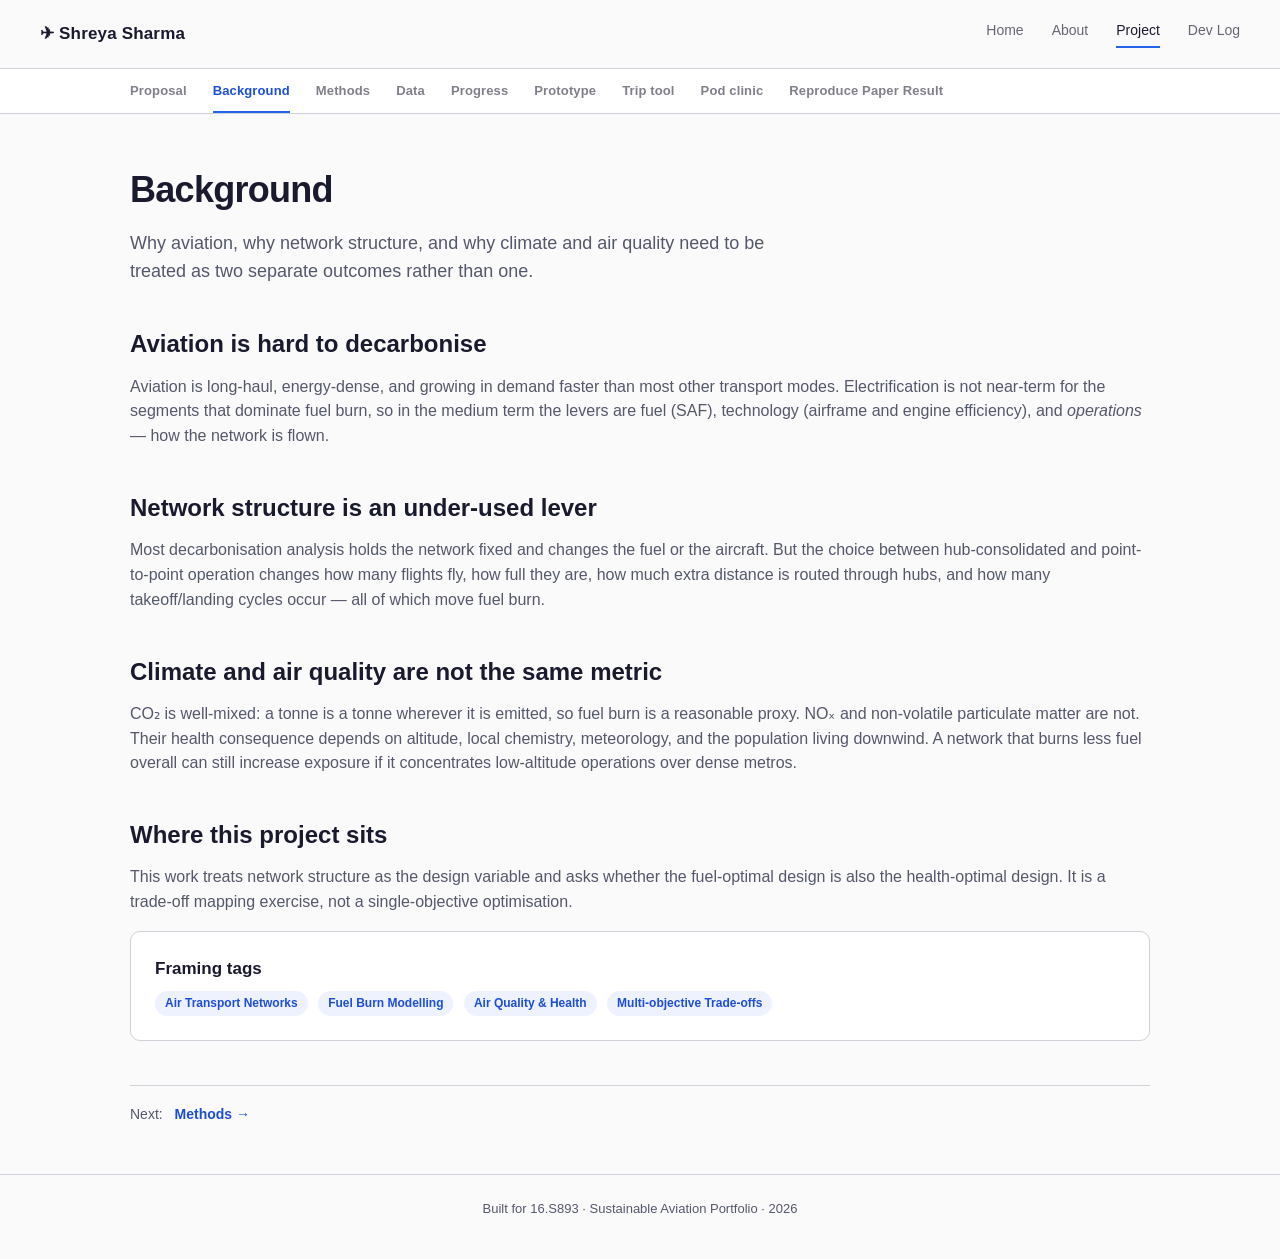
<file: project-background.html>
<!doctype html>
<html lang="en">
<head>
  <meta charset="UTF-8" />
  <meta name="viewport" content="width=device-width, initial-scale=1.0" />
  <title>Project · Background — Shreya Sharma</title>
  <link rel="stylesheet" href="css/style.css" />
</head>
<body>
  <div id="site-header"></div>
  <div id="project-subnav"></div>

  <main>
    <h1>Background</h1>
    <p class="lede">
      Why aviation, why network structure, and why climate and air quality
      need to be treated as two separate outcomes rather than one.
    </p>

    <h2>Aviation is hard to decarbonise</h2>
    <p>
      Aviation is long-haul, energy-dense, and growing in demand faster than
      most other transport modes. Electrification is not near-term for the
      segments that dominate fuel burn, so in the medium term the levers are
      fuel (SAF), technology (airframe and engine efficiency), and
      <em>operations</em> &mdash; how the network is flown.
    </p>

    <h2>Network structure is an under-used lever</h2>
    <p>
      Most decarbonisation analysis holds the network fixed and changes the
      fuel or the aircraft. But the choice between hub-consolidated and
      point-to-point operation changes how many flights fly, how full they
      are, how much extra distance is routed through hubs, and how many
      takeoff/landing cycles occur &mdash; all of which move fuel burn.
    </p>

    <h2>Climate and air quality are not the same metric</h2>
    <p>
      CO&#8322; is well-mixed: a tonne is a tonne wherever it is emitted, so
      fuel burn is a reasonable proxy. NO&#8339; and non-volatile
      particulate matter are not. Their health consequence depends on
      altitude, local chemistry, meteorology, and the population living
      downwind. A network that burns less fuel overall can still increase
      exposure if it concentrates low-altitude operations over dense metros.
    </p>

    <h2>Where this project sits</h2>
    <p>
      This work treats network structure as the design variable and asks
      whether the fuel-optimal design is also the health-optimal design. It
      is a trade-off mapping exercise, not a single-objective optimisation.
    </p>

    <div class="card">
      <h3>Framing tags</h3>
      <span class="tag">Air Transport Networks</span>
      <span class="tag">Fuel Burn Modelling</span>
      <span class="tag">Air Quality &amp; Health</span>
      <span class="tag">Multi-objective Trade-offs</span>
    </div>

    <nav class="next-up">
      <span>Next:</span>
      <a href="project-methods.html">Methods &rarr;</a>
    </nav>
  </main>

  <div id="site-footer"></div>

  <script src="js/layout.js"></script>
  <script src="js/project-nav.js"></script>
</body>
</html>
</file>
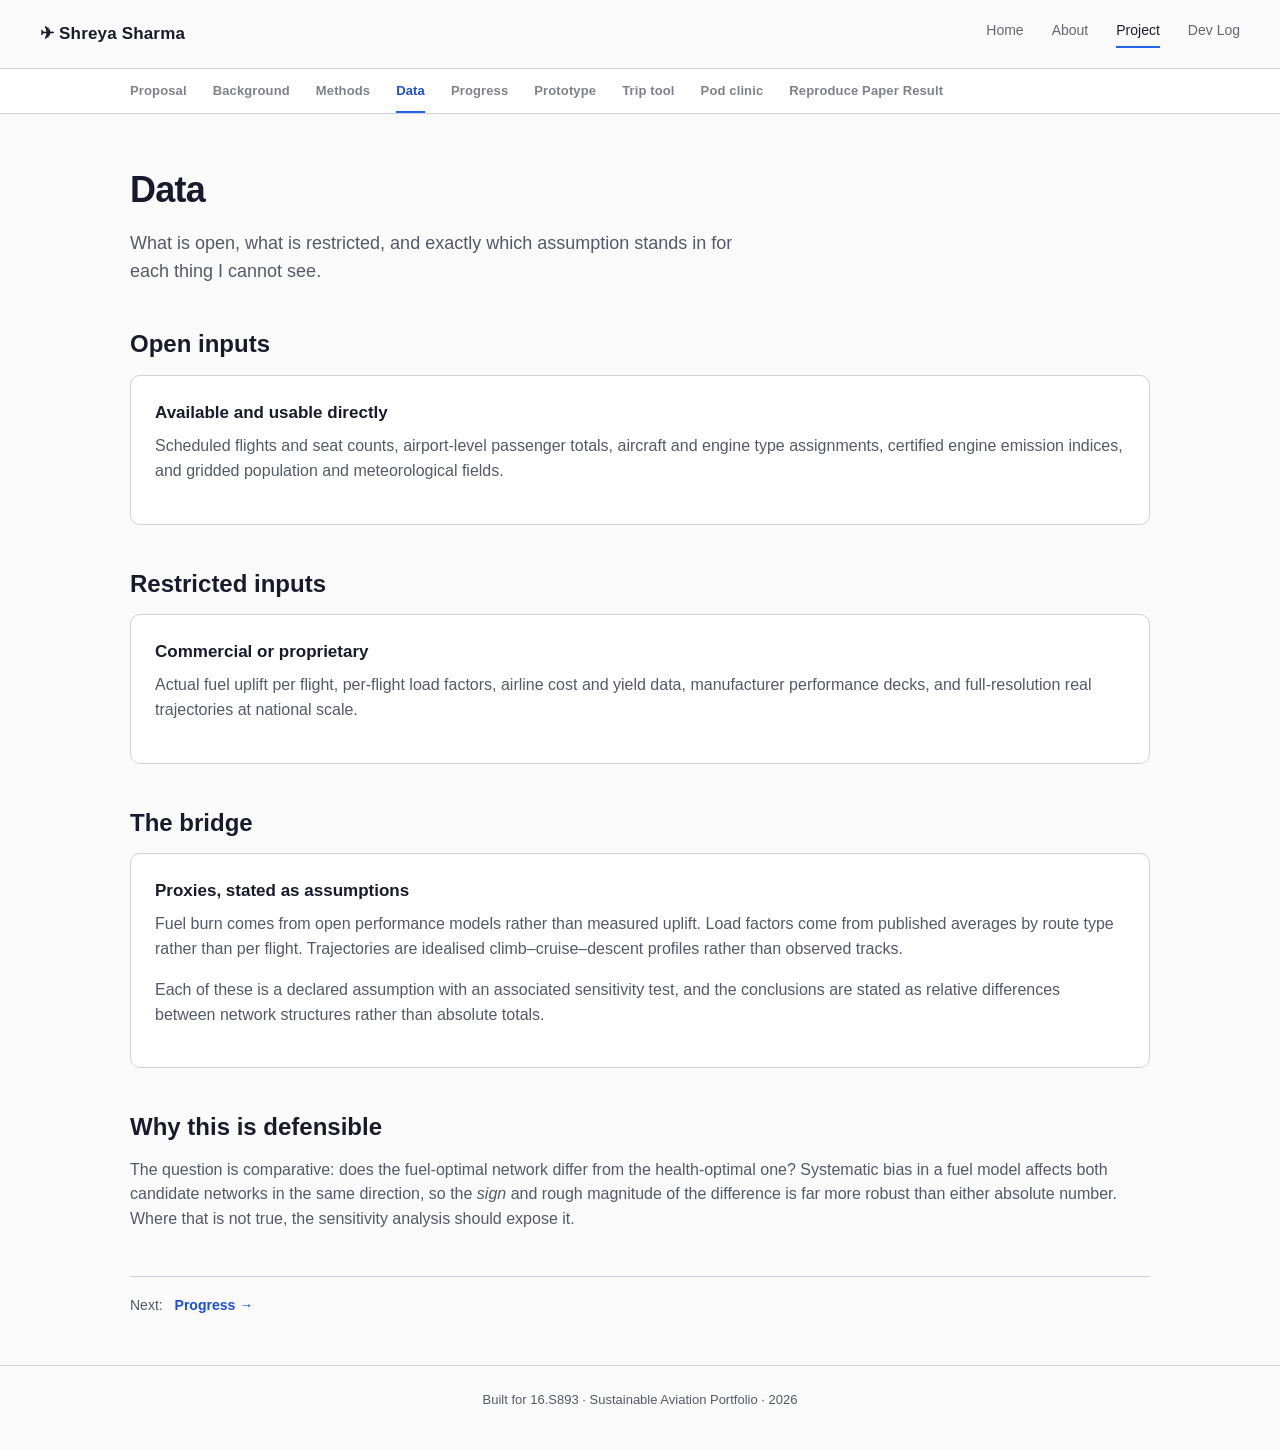
<file: project-data.html>
<!doctype html>
<html lang="en">
<head>
  <meta charset="UTF-8" />
  <meta name="viewport" content="width=device-width, initial-scale=1.0" />
  <title>Project · Data — Shreya Sharma</title>
  <link rel="stylesheet" href="css/style.css" />
</head>
<body>
  <div id="site-header"></div>
  <div id="project-subnav"></div>

  <main>
    <h1>Data</h1>
    <p class="lede">
      What is open, what is restricted, and exactly which assumption stands
      in for each thing I cannot see.
    </p>

    <h2>Open inputs</h2>
    <div class="card">
      <h3>Available and usable directly</h3>
      <p>
        Scheduled flights and seat counts, airport-level passenger totals,
        aircraft and engine type assignments, certified engine emission
        indices, and gridded population and meteorological fields.
      </p>
    </div>

    <h2>Restricted inputs</h2>
    <div class="card">
      <h3>Commercial or proprietary</h3>
      <p>
        Actual fuel uplift per flight, per-flight load factors, airline cost
        and yield data, manufacturer performance decks, and full-resolution
        real trajectories at national scale.
      </p>
    </div>

    <h2>The bridge</h2>
    <div class="card">
      <h3>Proxies, stated as assumptions</h3>
      <p>
        Fuel burn comes from open performance models rather than measured
        uplift. Load factors come from published averages by route type
        rather than per flight. Trajectories are idealised
        climb&ndash;cruise&ndash;descent profiles rather than observed
        tracks.
      </p>
      <p>
        Each of these is a declared assumption with an associated sensitivity
        test, and the conclusions are stated as relative differences between
        network structures rather than absolute totals.
      </p>
    </div>

    <h2>Why this is defensible</h2>
    <p>
      The question is comparative: does the fuel-optimal network differ from
      the health-optimal one? Systematic bias in a fuel model affects both
      candidate networks in the same direction, so the <em>sign</em> and
      rough magnitude of the difference is far more robust than either
      absolute number. Where that is not true, the sensitivity analysis
      should expose it.
    </p>

    <nav class="next-up">
      <span>Next:</span>
      <a href="project-progress.html">Progress &rarr;</a>
    </nav>
  </main>

  <div id="site-footer"></div>

  <script src="js/layout.js"></script>
  <script src="js/project-nav.js"></script>
</body>
</html>
</file>
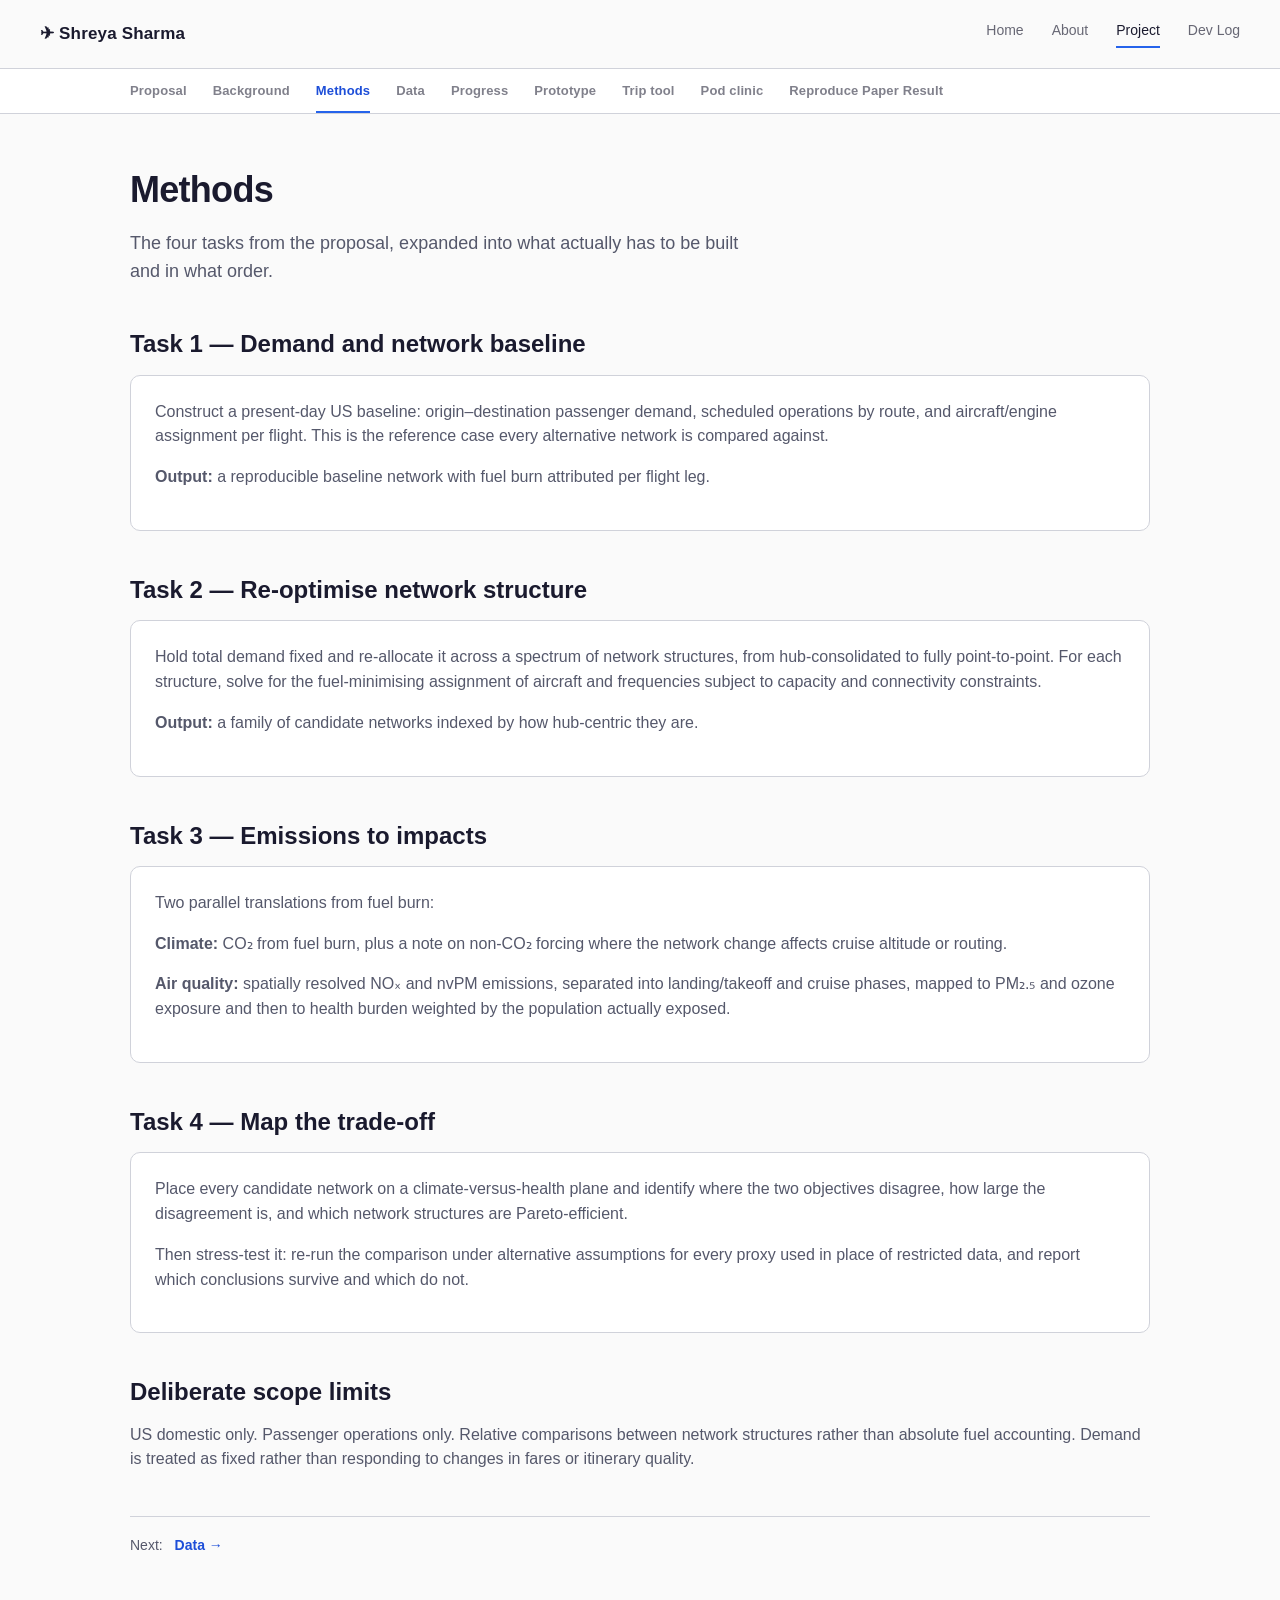
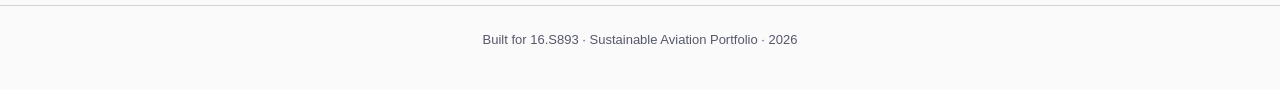
<file: project-methods.html>
<!doctype html>
<html lang="en">
<head>
  <meta charset="UTF-8" />
  <meta name="viewport" content="width=device-width, initial-scale=1.0" />
  <title>Project · Methods — Shreya Sharma</title>
  <link rel="stylesheet" href="css/style.css" />
</head>
<body>
  <div id="site-header"></div>
  <div id="project-subnav"></div>

  <main>
    <h1>Methods</h1>
    <p class="lede">
      The four tasks from the proposal, expanded into what actually has to
      be built and in what order.
    </p>

    <h2>Task 1 &mdash; Demand and network baseline</h2>
    <div class="card">
      <p>
        Construct a present-day US baseline: origin&ndash;destination
        passenger demand, scheduled operations by route, and aircraft/engine
        assignment per flight. This is the reference case every alternative
        network is compared against.
      </p>
      <p><strong>Output:</strong> a reproducible baseline network with fuel burn attributed per flight leg.</p>
    </div>

    <h2>Task 2 &mdash; Re-optimise network structure</h2>
    <div class="card">
      <p>
        Hold total demand fixed and re-allocate it across a spectrum of
        network structures, from hub-consolidated to fully point-to-point.
        For each structure, solve for the fuel-minimising assignment of
        aircraft and frequencies subject to capacity and connectivity
        constraints.
      </p>
      <p><strong>Output:</strong> a family of candidate networks indexed by how hub-centric they are.</p>
    </div>

    <h2>Task 3 &mdash; Emissions to impacts</h2>
    <div class="card">
      <p>
        Two parallel translations from fuel burn:
      </p>
      <p>
        <strong>Climate:</strong> CO&#8322; from fuel burn, plus a note on
        non-CO&#8322; forcing where the network change affects cruise
        altitude or routing.
      </p>
      <p>
        <strong>Air quality:</strong> spatially resolved NO&#8339; and nvPM
        emissions, separated into landing/takeoff and cruise phases, mapped
        to PM&#8322;.&#8325; and ozone exposure and then to health burden
        weighted by the population actually exposed.
      </p>
    </div>

    <h2>Task 4 &mdash; Map the trade-off</h2>
    <div class="card">
      <p>
        Place every candidate network on a climate-versus-health plane and
        identify where the two objectives disagree, how large the
        disagreement is, and which network structures are Pareto-efficient.
      </p>
      <p>
        Then stress-test it: re-run the comparison under alternative
        assumptions for every proxy used in place of restricted data, and
        report which conclusions survive and which do not.
      </p>
    </div>

    <h2>Deliberate scope limits</h2>
    <p>
      US domestic only. Passenger operations only. Relative comparisons
      between network structures rather than absolute fuel accounting.
      Demand is treated as fixed rather than responding to changes in fares
      or itinerary quality.
    </p>

    <nav class="next-up">
      <span>Next:</span>
      <a href="project-data.html">Data &rarr;</a>
    </nav>
  </main>

  <div id="site-footer"></div>

  <script src="js/layout.js"></script>
  <script src="js/project-nav.js"></script>
</body>
</html>
</file>
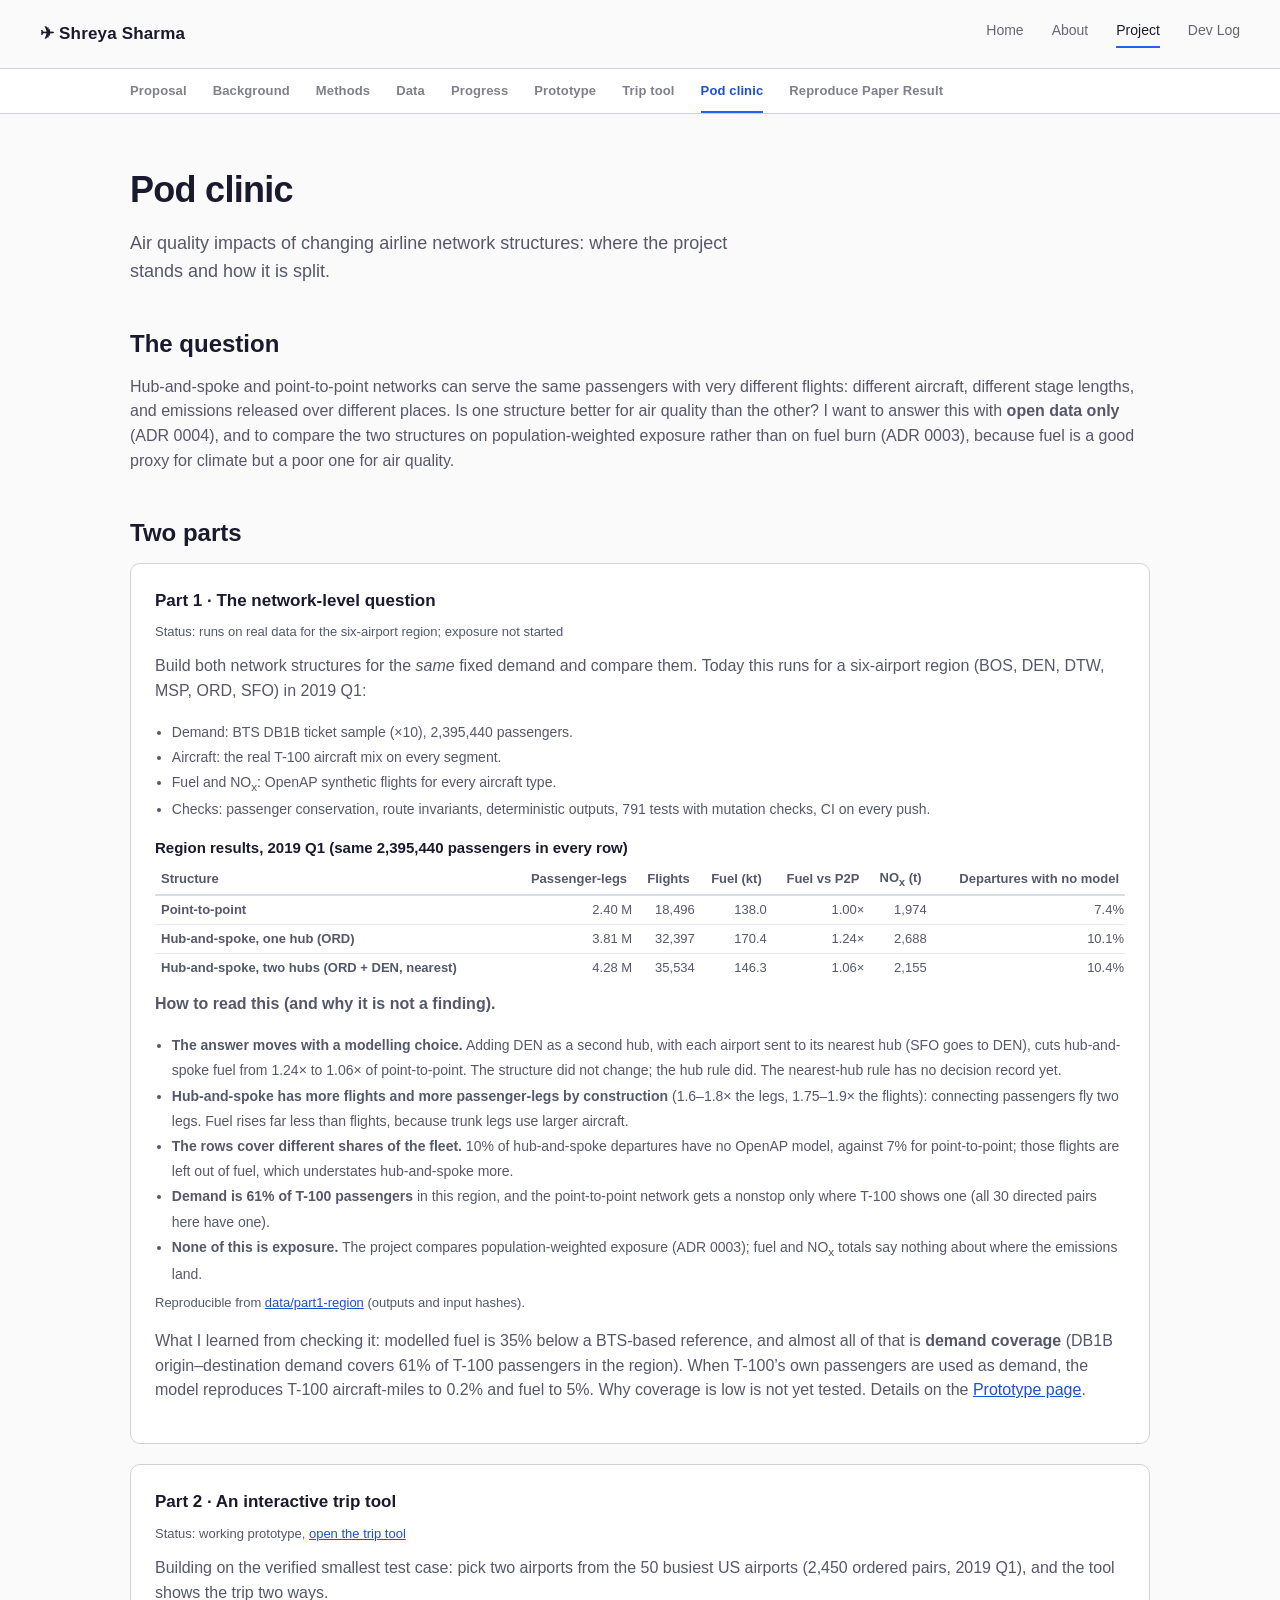
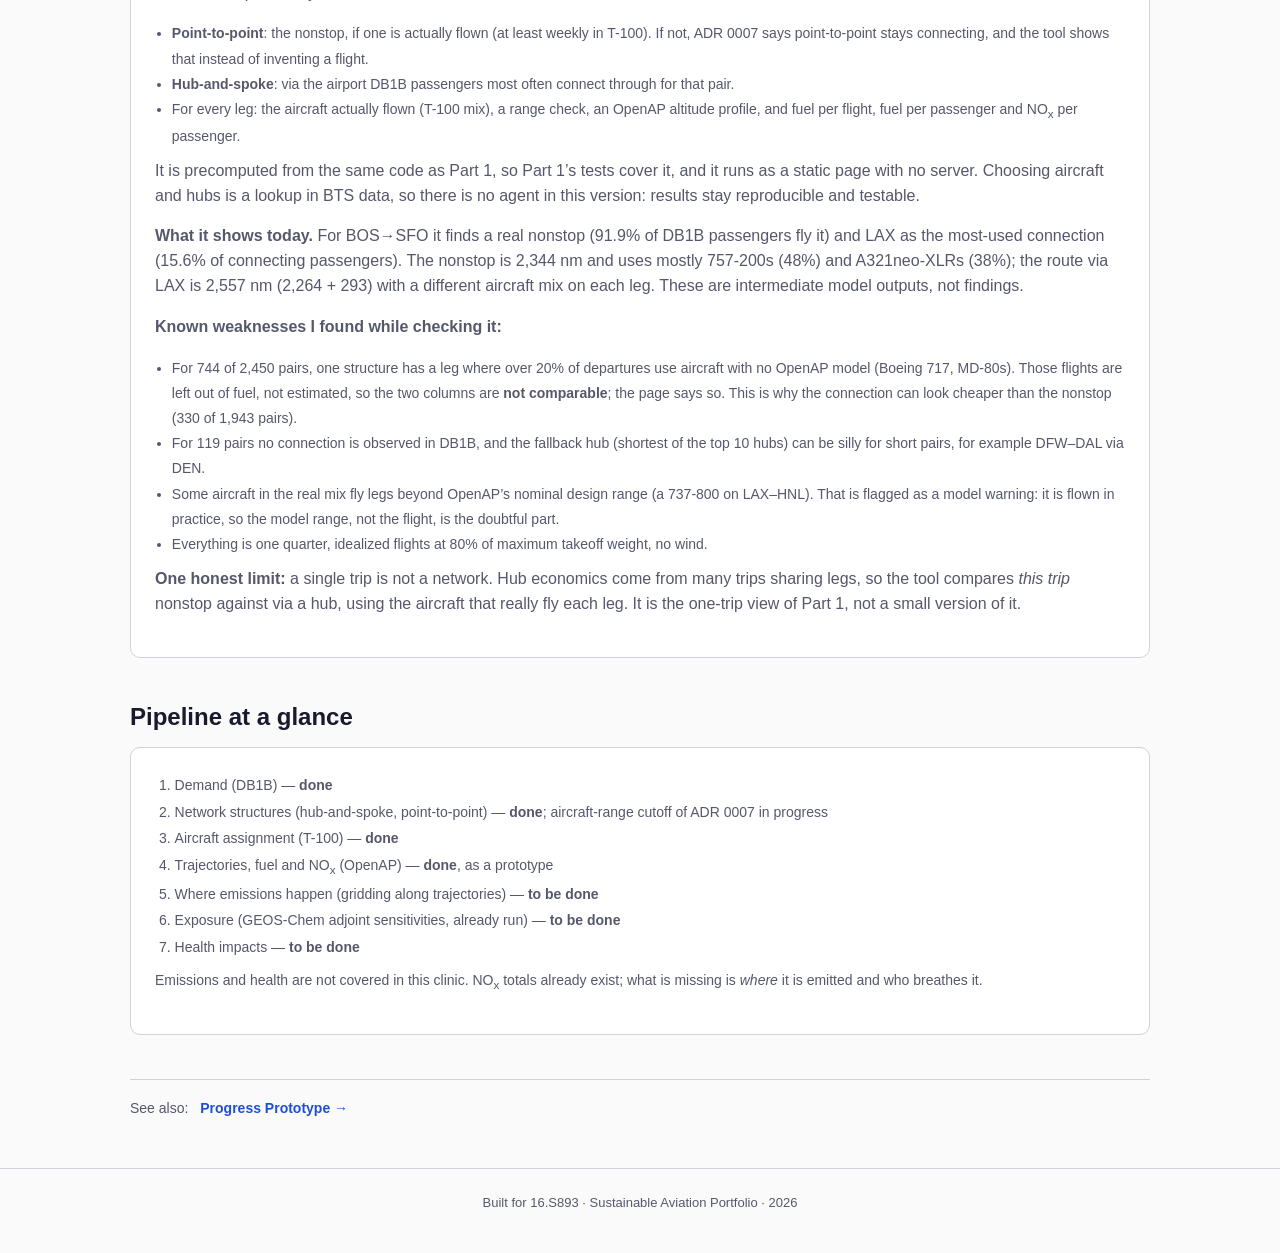
<file: project-pod-clinic.html>
<!doctype html>
<html lang="en">
<head>
  <meta charset="UTF-8" />
  <meta name="viewport" content="width=device-width, initial-scale=1.0" />
  <title>Project · Pod clinic — Shreya Sharma</title>
  <link rel="stylesheet" href="css/style.css" />
</head>
<body>
  <div id="site-header"></div>
  <div id="project-subnav"></div>

  <main>
    <h1>Pod clinic</h1>
    <p class="lede">
      Air quality impacts of changing airline network structures: where the
      project stands and how it is split.
    </p>

    <h2>The question</h2>
    <p>
      Hub-and-spoke and point-to-point networks can serve the same passengers
      with very different flights: different aircraft, different stage lengths,
      and emissions released over different places. Is one structure better
      for air quality than the other? I want to answer this with
      <strong>open data only</strong> (ADR&nbsp;0004), and to compare the two
      structures on population-weighted exposure rather than on fuel burn
      (ADR&nbsp;0003), because fuel is a good proxy for climate but a poor one
      for air quality.
    </p>

    <h2>Two parts</h2>

    <div class="card">
      <h3>Part 1 &middot; The network-level question</h3>
      <div class="meta">Status: runs on real data for the six-airport region; exposure not started</div>
      <p>
        Build both network structures for the <em>same</em> fixed demand and
        compare them. Today this runs for a six-airport region (BOS, DEN, DTW,
        MSP, ORD, SFO) in 2019&nbsp;Q1:
      </p>
      <ul style="margin:0; padding-left:1.2em; color:#55586b; font-size:14px; line-height:1.8;">
        <li>Demand: BTS DB1B ticket sample (&times;10), 2,395,440 passengers.</li>
        <li>Aircraft: the real T-100 aircraft mix on every segment.</li>
        <li>Fuel and NO<sub>x</sub>: OpenAP synthetic flights for every aircraft type.</li>
        <li>Checks: passenger conservation, route invariants, deterministic outputs,
            791 tests with mutation checks, CI on every push.</li>
      </ul>
      <h4 style="margin:14px 0 4px; font-size:15px;">Region results, 2019&nbsp;Q1 (same 2,395,440 passengers in every row)</h4>
      <div style="overflow-x:auto;" tabindex="0" role="region" aria-label="Part 1 region results table (scrolls sideways on narrow screens)">
      <table style="width:100%; border-collapse:collapse; font-size:13px; color:#55586b; min-width:640px;">
        <thead>
          <tr style="text-align:right; border-bottom:2px solid #d8dae6;">
            <th scope="col" style="text-align:left; padding:4px 6px;">Structure</th>
            <th scope="col" style="padding:4px 6px;">Passenger-legs</th>
            <th scope="col" style="padding:4px 6px;">Flights</th>
            <th scope="col" style="padding:4px 6px;">Fuel (kt)</th>
            <th scope="col" style="padding:4px 6px;">Fuel vs P2P</th>
            <th scope="col" style="padding:4px 6px;">NO<sub>x</sub> (t)</th>
            <th scope="col" style="padding:4px 6px;">Departures with no model</th>
          </tr>
        </thead>
        <tbody style="text-align:right;">
          <tr style="border-bottom:1px solid #e6e8f0;"><th scope="row" style="text-align:left; padding:4px 6px; font-weight:600;">Point-to-point</th><td>2.40&nbsp;M</td><td>18,496</td><td>138.0</td><td>1.00&times;</td><td>1,974</td><td>7.4%</td></tr>
          <tr style="border-bottom:1px solid #e6e8f0;"><th scope="row" style="text-align:left; padding:4px 6px; font-weight:600;">Hub-and-spoke, one hub (ORD)</th><td>3.81&nbsp;M</td><td>32,397</td><td>170.4</td><td>1.24&times;</td><td>2,688</td><td>10.1%</td></tr>
          <tr><th scope="row" style="text-align:left; padding:4px 6px; font-weight:600;">Hub-and-spoke, two hubs (ORD + DEN, nearest)</th><td>4.28&nbsp;M</td><td>35,534</td><td>146.3</td><td>1.06&times;</td><td>2,155</td><td>10.4%</td></tr>
        </tbody>
      </table>
      </div>
      <p style="margin-top:10px;">
        <strong>How to read this (and why it is not a finding).</strong>
      </p>
      <ul style="margin:0; padding-left:1.2em; color:#55586b; font-size:14px; line-height:1.8;">
        <li><strong>The answer moves with a modelling choice.</strong> Adding DEN as a second hub, with
            each airport sent to its nearest hub (SFO goes to DEN), cuts hub-and-spoke fuel from
            1.24&times; to 1.06&times; of point-to-point. The structure did not change; the hub rule did.
            The nearest-hub rule has no decision record yet.</li>
        <li><strong>Hub-and-spoke has more flights and more passenger-legs by construction</strong>
            (1.6&ndash;1.8&times; the legs, 1.75&ndash;1.9&times; the flights): connecting passengers fly
            two legs. Fuel rises far less than flights, because trunk legs use larger aircraft.</li>
        <li><strong>The rows cover different shares of the fleet.</strong> 10% of hub-and-spoke departures
            have no OpenAP model, against 7% for point-to-point; those flights are left out of fuel, which
            understates hub-and-spoke more.</li>
        <li><strong>Demand is 61% of T-100 passengers</strong> in this region, and the point-to-point
            network gets a nonstop only where T-100 shows one (all 30 directed pairs here have one).</li>
        <li><strong>None of this is exposure.</strong> The project compares population-weighted exposure
            (ADR&nbsp;0003); fuel and NO<sub>x</sub> totals say nothing about where the emissions land.</li>
      </ul>
      <p style="margin-top:6px; font-size:13px;">
        Reproducible from <a href="https://github.com/16S893-AI-for-engineering-research/shreya22/tree/main/data/part1-region">data/part1-region</a>
        (outputs and input hashes).
      </p>
      <p style="margin-top:10px;">
        What I learned from checking it: modelled fuel is 35% below a BTS-based
        reference, and almost all of that is <strong>demand coverage</strong>
        (DB1B origin&ndash;destination demand covers 61% of T-100 passengers in the
        region). When T-100&rsquo;s own passengers are used as demand, the model
        reproduces T-100 aircraft-miles to 0.2% and fuel to 5%. Why coverage is
        low is not yet tested. Details on the
        <a href="project-prototype.html">Prototype page</a>.
      </p>
    </div>

    <div class="card">
      <h3>Part 2 &middot; An interactive trip tool</h3>
      <div class="meta">Status: working prototype, <a href="project-trip-tool.html">open the trip tool</a></div>
      <p>
        Building on the verified smallest test case: pick two airports from the
        50 busiest US airports (2,450 ordered pairs, 2019&nbsp;Q1), and the tool shows the trip two ways.
      </p>
      <ul style="margin:0; padding-left:1.2em; color:#55586b; font-size:14px; line-height:1.8;">
        <li><strong>Point-to-point</strong>: the nonstop, if one is actually flown
            (at least weekly in T-100). If not, ADR&nbsp;0007 says point-to-point stays
            connecting, and the tool shows that instead of inventing a flight.</li>
        <li><strong>Hub-and-spoke</strong>: via the airport DB1B passengers most
            often connect through for that pair.</li>
        <li>For every leg: the aircraft actually flown (T-100 mix), a range check,
            an OpenAP altitude profile, and fuel per flight, fuel per passenger and
            NO<sub>x</sub> per passenger.</li>
      </ul>
      <p style="margin-top:10px;">
        It is precomputed from the same code as Part&nbsp;1, so Part&nbsp;1&rsquo;s tests
        cover it, and it runs as a static page with no server.
        Choosing aircraft and hubs is a lookup in BTS data, so there is no agent
        in this version: results stay reproducible and testable.
      </p>
      <p style="margin-top:10px;">
        <strong>What it shows today.</strong> For BOS&rarr;SFO it finds a real nonstop (91.9% of
        DB1B passengers fly it) and LAX as the most-used connection (15.6% of connecting
        passengers). The nonstop is 2,344&nbsp;nm and uses mostly 757-200s (48%) and A321neo-XLRs (38%);
        the route via LAX is 2,557&nbsp;nm (2,264 + 293) with a different aircraft mix on each leg.
        These are intermediate model outputs, not findings.
      </p>
      <p style="margin-top:10px;">
        <strong>Known weaknesses I found while checking it:</strong>
      </p>
      <ul style="margin:0; padding-left:1.2em; color:#55586b; font-size:14px; line-height:1.8;">
        <li>For 744 of 2,450 pairs, one structure has a leg where over 20% of departures use
            aircraft with no OpenAP model (Boeing 717, MD-80s). Those flights are left out of fuel,
            not estimated, so the two columns are <strong>not comparable</strong>; the page says so.
            This is why the connection can look cheaper than the nonstop (330 of 1,943 pairs).</li>
        <li>For 119 pairs no connection is observed in DB1B, and the fallback hub (shortest of the top
            10 hubs) can be silly for short pairs, for example DFW&ndash;DAL via DEN.</li>
        <li>Some aircraft in the real mix fly legs beyond OpenAP&rsquo;s nominal design range (a 737-800
            on LAX&ndash;HNL). That is flagged as a model warning: it is flown in practice, so the model
            range, not the flight, is the doubtful part.</li>
        <li>Everything is one quarter, idealized flights at 80% of maximum takeoff weight, no wind.</li>
      </ul>
      <p style="margin-top:10px;">
        <strong>One honest limit:</strong> a single trip is not a network. Hub
        economics come from many trips sharing legs, so the tool compares
        <em>this trip</em> nonstop against via a hub, using the aircraft that
        really fly each leg. It is the one-trip view of Part&nbsp;1, not a small
        version of it.
      </p>
    </div>

    <h2>Pipeline at a glance</h2>
    <div class="card">
      <ol style="margin:0; padding-left:1.4em; color:#55586b; font-size:14px; line-height:1.9;">
        <li>Demand (DB1B) &mdash; <strong>done</strong></li>
        <li>Network structures (hub-and-spoke, point-to-point) &mdash; <strong>done</strong>;
            aircraft-range cutoff of ADR&nbsp;0007 in progress</li>
        <li>Aircraft assignment (T-100) &mdash; <strong>done</strong></li>
        <li>Trajectories, fuel and NO<sub>x</sub> (OpenAP) &mdash; <strong>done</strong>, as a prototype</li>
        <li>Where emissions happen (gridding along trajectories) &mdash; <strong>to be done</strong></li>
        <li>Exposure (GEOS-Chem adjoint sensitivities, already run) &mdash; <strong>to be done</strong></li>
        <li>Health impacts &mdash; <strong>to be done</strong></li>
      </ol>
      <p style="margin-top:10px; font-size:14px; color:#55586b;">
        Emissions and health are not covered in this clinic. NO<sub>x</sub> totals already exist; what is
        missing is <em>where</em> it is emitted and who breathes it.
      </p>
    </div>

    <nav class="next-up">
      <span>See also:</span>
      <a href="project-progress.html">Progress</a>
      <a href="project-prototype.html">Prototype &rarr;</a>
    </nav>
  </main>

  <div id="site-footer"></div>

  <script src="js/layout.js"></script>
  <script src="js/project-nav.js"></script>
</body>
</html>
</file>
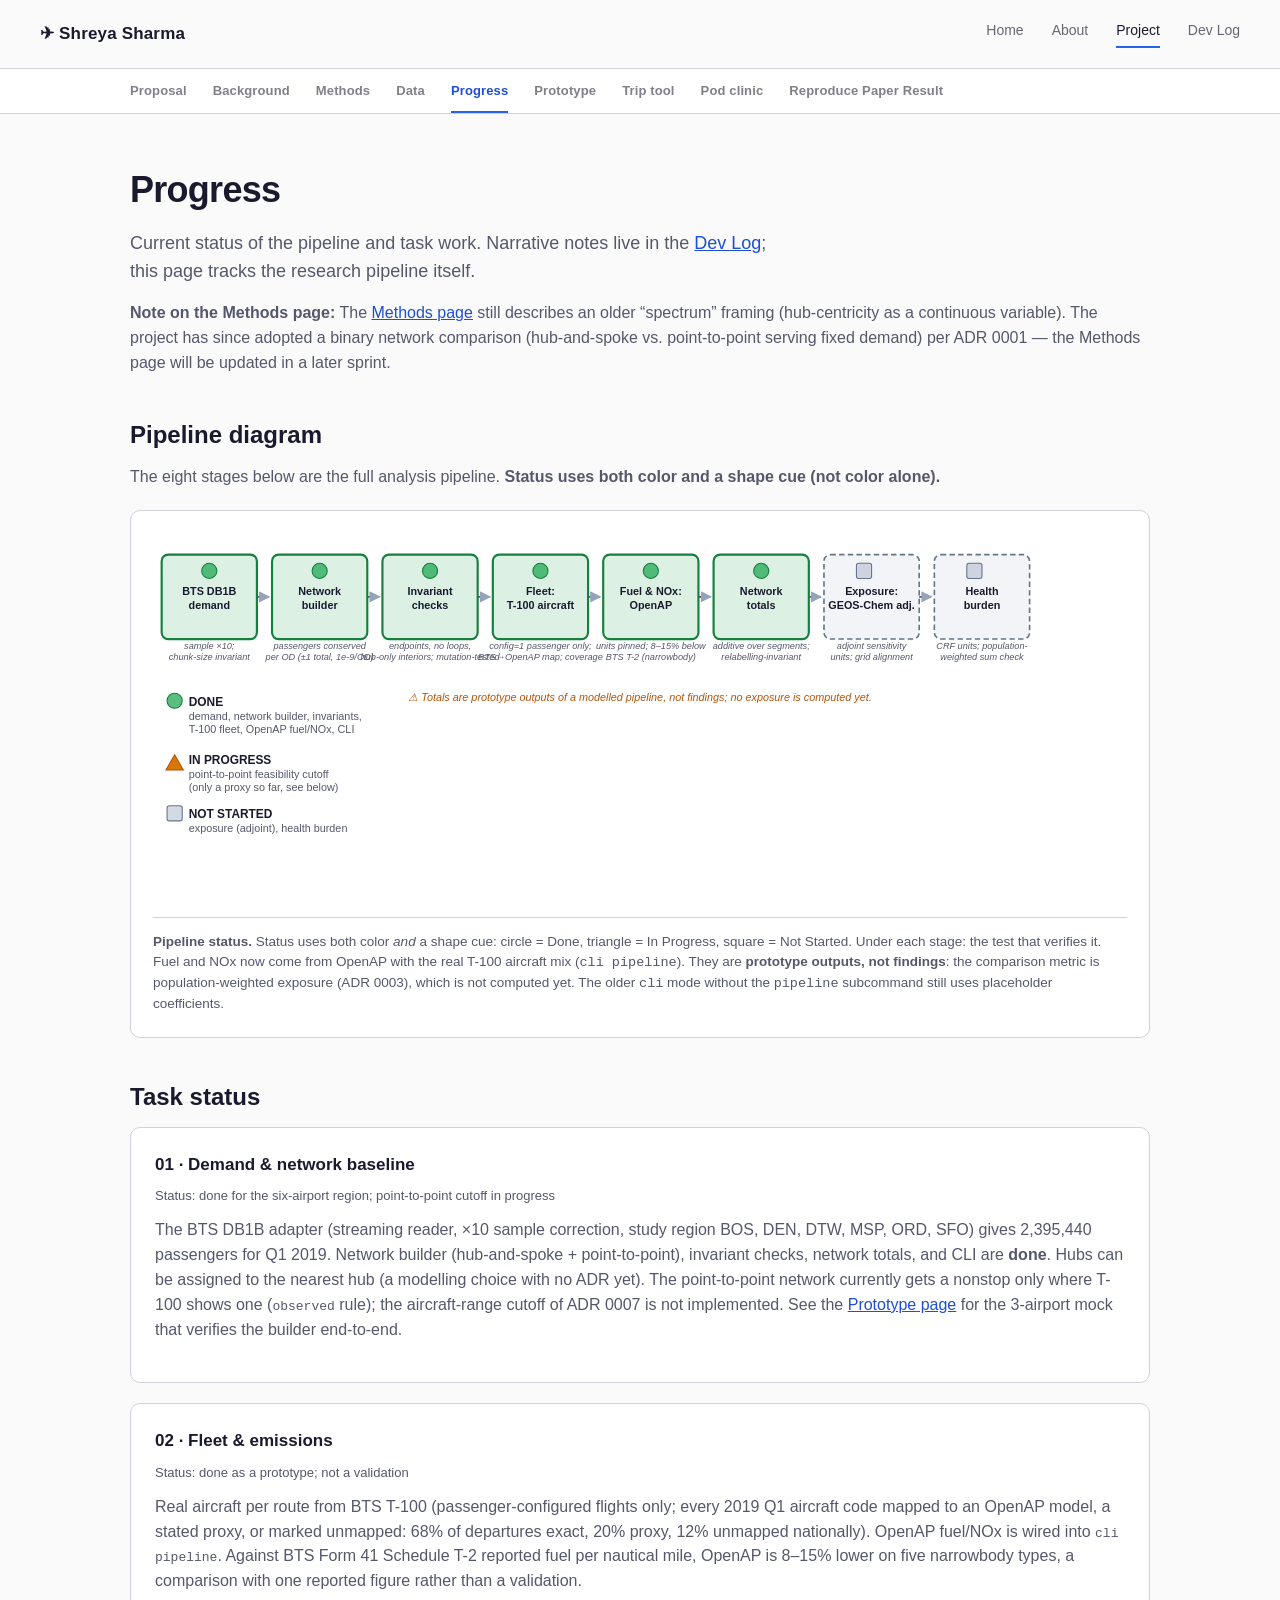
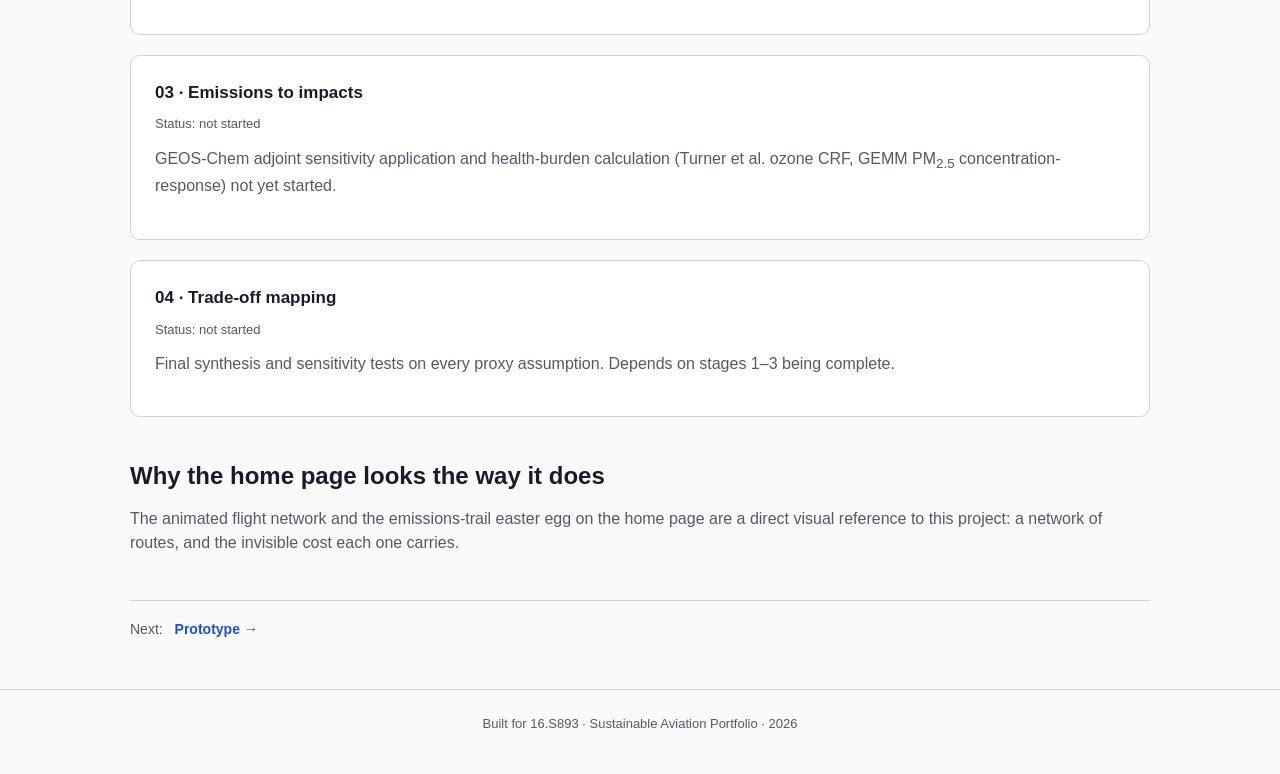
<file: project-progress.html>
<!doctype html>
<html lang="en">
<head>
  <meta charset="UTF-8" />
  <meta name="viewport" content="width=device-width, initial-scale=1.0" />
  <title>Project · Progress — Shreya Sharma</title>
  <link rel="stylesheet" href="css/style.css" />
</head>
<body>
  <div id="site-header"></div>
  <div id="project-subnav"></div>

  <main>
    <h1>Progress</h1>
    <p class="lede">
      Current status of the pipeline and task work.
      Narrative notes live in the <a href="devlog.html">Dev Log</a>;
      this page tracks the research pipeline itself.
    </p>

    <p>
      <strong>Note on the Methods page:</strong> The
      <a href="project-methods.html">Methods page</a> still describes an older
      &ldquo;spectrum&rdquo; framing (hub-centricity as a continuous variable).
      The project has since adopted a binary network comparison (hub-and-spoke
      vs. point-to-point serving fixed demand) per ADR 0001 &mdash; the Methods
      page will be updated in a later sprint.
    </p>

    <h2>Pipeline diagram</h2>
    <p>
      The eight stages below are the full analysis pipeline.
      <strong>Status uses both color and a shape cue (not color alone).</strong>
    </p>

    <!-- ============================================================
         PIPELINE DIAGRAM — inline SVG
         viewBox: 0 0 900 340
         8 stages, left-to-right, each 88px wide × 78px tall box
         Arrows connect stages.  Legend bottom-left.
         ============================================================ -->
    <figure class="fig pipeline-diagram" aria-label="Analysis pipeline diagram showing eight stages with status">
      <svg class="fig__svg" viewBox="0 0 900 340" role="img"
           aria-label="Pipeline: BTS DB1B → Network builder → Invariant checks → Fleet → Fuel and NOx → Network totals → Exposure → Health burden">
        <defs>
          <marker id="arrow" markerWidth="7" markerHeight="7" refX="6" refY="3.5" orient="auto">
            <path d="M0,0 L0,7 L7,3.5 z" fill="#94a3b8" />
          </marker>
        </defs>

        <!-- ── Stage boxes ──
             x positions (centre): 52, 162, 272, 382, 492, 602, 712, 822
             box: width 88, height 78, corner-rx 6
             Top of box: y=20, bottom: y=98
        -->

        <!-- Stage 1: BTS DB1B demand — DONE -->
        <rect x="8" y="20" width="88" height="78" rx="6"
              class="status--done" fill-opacity="0.15" stroke-width="2" />
        <circle cx="52" cy="35" r="7" class="status--done" fill-opacity="0.7" />
        <text x="52" y="57" class="pipeline-stage-label">BTS DB1B</text>
        <text x="52" y="70" class="pipeline-stage-label">demand</text>
        <text x="52" y="107" class="pipeline-check-label">sample ×10;</text>
        <text x="52" y="117" class="pipeline-check-label">chunk-size invariant</text>

        <!-- Arrow 1→2 -->
        <line x1="96" y1="59" x2="107" y2="59" class="pipeline-arrow" />

        <!-- Stage 2: Network builder — DONE -->
        <rect x="110" y="20" width="88" height="78" rx="6"
              class="status--done" fill-opacity="0.15" stroke-width="2" />
        <!-- circle = DONE shape cue -->
        <circle cx="154" cy="35" r="7" class="status--done" fill-opacity="0.7" />
        <text x="154" y="57" class="pipeline-stage-label">Network</text>
        <text x="154" y="70" class="pipeline-stage-label">builder</text>
        <text x="154" y="107" class="pipeline-check-label">passengers conserved</text>
        <text x="154" y="117" class="pipeline-check-label">per OD (±1 total, 1e-9/OD)</text>

        <!-- Arrow 2→3 -->
        <line x1="198" y1="59" x2="209" y2="59" class="pipeline-arrow" />

        <!-- Stage 3: Invariant checks — DONE -->
        <rect x="212" y="20" width="88" height="78" rx="6"
              class="status--done" fill-opacity="0.15" stroke-width="2" />
        <circle cx="256" cy="35" r="7" class="status--done" fill-opacity="0.7" />
        <text x="256" y="57" class="pipeline-stage-label">Invariant</text>
        <text x="256" y="70" class="pipeline-stage-label">checks</text>
        <text x="256" y="107" class="pipeline-check-label">endpoints, no loops,</text>
        <text x="256" y="117" class="pipeline-check-label">hub-only interiors; mutation-tested</text>

        <!-- Arrow 3→4 -->
        <line x1="300" y1="59" x2="311" y2="59" class="pipeline-arrow" />

        <!-- Stage 4: Fleet T-100 — DONE -->
        <rect x="314" y="20" width="88" height="78" rx="6"
              class="status--done" fill-opacity="0.15" stroke-width="2" />
        <circle cx="358" cy="35" r="7" class="status--done" fill-opacity="0.7" />
        <text x="358" y="57" class="pipeline-stage-label">Fleet:</text>
        <text x="358" y="70" class="pipeline-stage-label">T-100 aircraft</text>
        <text x="358" y="107" class="pipeline-check-label">config=1 passenger only;</text>
        <text x="358" y="117" class="pipeline-check-label">BTS→OpenAP map; coverage</text>

        <!-- Arrow 4→5 -->
        <line x1="402" y1="59" x2="413" y2="59" class="pipeline-arrow" />

        <!-- Stage 5: Fuel & NOx (OpenAP) — DONE -->
        <rect x="416" y="20" width="88" height="78" rx="6"
              class="status--done" fill-opacity="0.15" stroke-width="2" />
        <circle cx="460" cy="35" r="7" class="status--done" fill-opacity="0.7" />
        <text x="460" y="57" class="pipeline-stage-label">Fuel &amp; NOx:</text>
        <text x="460" y="70" class="pipeline-stage-label">OpenAP</text>
        <text x="460" y="107" class="pipeline-check-label">units pinned; 8–15% below</text>
        <text x="460" y="117" class="pipeline-check-label">BTS T-2 (narrowbody)</text>

        <!-- Arrow 5→6 -->
        <line x1="504" y1="59" x2="515" y2="59" class="pipeline-arrow" />

        <!-- Stage 6: Network totals — DONE -->
        <rect x="518" y="20" width="88" height="78" rx="6"
              class="status--done" fill-opacity="0.15" stroke-width="2" />
        <circle cx="562" cy="35" r="7" class="status--done" fill-opacity="0.7" />
        <text x="562" y="57" class="pipeline-stage-label">Network</text>
        <text x="562" y="70" class="pipeline-stage-label">totals</text>
        <text x="562" y="107" class="pipeline-check-label">additive over segments;</text>
        <text x="562" y="117" class="pipeline-check-label">relabelling-invariant</text>

        <!-- Arrow 6→7 -->
        <line x1="606" y1="59" x2="617" y2="59" class="pipeline-arrow" />

        <!-- Stage 7: Exposure (GEOS-Chem adjoint) — NOT STARTED -->
        <rect x="620" y="20" width="88" height="78" rx="6"
              class="status--not-started" fill-opacity="0.12" stroke-width="1.5" stroke-dasharray="5 3" />
        <!-- square = NOT STARTED shape cue -->
        <rect x="650" y="28" width="14" height="14" rx="2"
              class="status--not-started" fill-opacity="0.4" />
        <text x="664" y="57" class="pipeline-stage-label">Exposure:</text>
        <text x="664" y="70" class="pipeline-stage-label">GEOS-Chem adj.</text>
        <text x="664" y="107" class="pipeline-check-label">adjoint sensitivity</text>
        <text x="664" y="117" class="pipeline-check-label">units; grid alignment</text>

        <!-- Arrow 7→8 -->
        <line x1="708" y1="59" x2="719" y2="59" class="pipeline-arrow" />

        <!-- Stage 8: Health burden — NOT STARTED -->
        <rect x="722" y="20" width="88" height="78" rx="6"
              class="status--not-started" fill-opacity="0.12" stroke-width="1.5" stroke-dasharray="5 3" />
        <rect x="752" y="28" width="14" height="14" rx="2"
              class="status--not-started" fill-opacity="0.4" />
        <text x="766" y="57" class="pipeline-stage-label">Health</text>
        <text x="766" y="70" class="pipeline-stage-label">burden</text>
        <text x="766" y="107" class="pipeline-check-label">CRF units; population-</text>
        <text x="766" y="117" class="pipeline-check-label">weighted sum check</text>

        <!-- ── Legend ── -->
        <g aria-label="Status legend">
          <!-- DONE -->
          <circle cx="20" cy="155" r="7" class="status--done" fill-opacity="0.7" />
          <text x="33" y="160" font-size="11" fill="#1a1a2e" font-weight="600">DONE</text>
          <text x="33" y="173" font-size="10" fill="#55586b">demand, network builder, invariants,</text>
          <text x="33" y="185" font-size="10" fill="#55586b">T-100 fleet, OpenAP fuel/NOx, CLI</text>

          <!-- IN PROGRESS -->
          <polygon points="20,205 12,219 28,219" class="status--in-progress" />
          <text x="33" y="213" font-size="11" fill="#1a1a2e" font-weight="600">IN PROGRESS</text>
          <text x="33" y="226" font-size="10" fill="#55586b">point-to-point feasibility cutoff</text>
          <text x="33" y="238" font-size="10" fill="#55586b">(only a proxy so far, see below)</text>

          <!-- NOT STARTED -->
          <rect x="13" y="252" width="14" height="14" rx="2"
                class="status--not-started" fill-opacity="0.4" />
          <text x="33" y="263" font-size="11" fill="#1a1a2e" font-weight="600">NOT STARTED</text>
          <text x="33" y="276" font-size="10" fill="#55586b">exposure (adjoint), health burden</text>
        </g>

        <!-- ── Note on fuel placeholder ── -->
        <text x="450" y="155" font-size="10" fill="#b45309" text-anchor="middle"
              font-style="italic">
          &#x26A0; Totals are prototype outputs of a modelled pipeline, not findings; no exposure is computed yet.
        </text>
      </svg>
      <figcaption>
        <strong>Pipeline status.</strong>
        Status uses both color <em>and</em> a shape cue:
        circle = Done, triangle = In Progress, square = Not Started.
        Under each stage: the test that verifies it.
        Fuel and NOx now come from OpenAP with the real T-100 aircraft mix
        (<code>cli pipeline</code>). They are <strong>prototype outputs, not findings</strong>:
        the comparison metric is population-weighted exposure (ADR 0003), which is not computed yet.
        The older <code>cli</code> mode without the <code>pipeline</code> subcommand still uses placeholder coefficients.
      </figcaption>
    </figure>

    <h2>Task status</h2>

    <div class="card">
      <h3>01 &middot; Demand &amp; network baseline</h3>
      <div class="meta">Status: done for the six-airport region; point-to-point cutoff in progress</div>
      <p>
        The BTS DB1B adapter (streaming reader, &times;10 sample correction,
        study region BOS, DEN, DTW, MSP, ORD, SFO) gives 2,395,440 passengers for Q1&nbsp;2019.
        Network builder (hub-and-spoke + point-to-point), invariant checks,
        network totals, and CLI are <strong>done</strong>. Hubs can be assigned to the
        nearest hub (a modelling choice with no ADR yet). The point-to-point network
        currently gets a nonstop only where T-100 shows one (<code>observed</code> rule);
        the aircraft-range cutoff of ADR&nbsp;0007 is not implemented.
        See the <a href="project-prototype.html">Prototype page</a> for the
        3-airport mock that verifies the builder end-to-end.
      </p>
    </div>

    <div class="card">
      <h3>02 &middot; Fleet &amp; emissions</h3>
      <div class="meta">Status: done as a prototype; not a validation</div>
      <p>
        Real aircraft per route from BTS T-100 (passenger-configured flights only;
        every 2019&nbsp;Q1 aircraft code mapped to an OpenAP model, a stated proxy, or
        marked unmapped: 68% of departures exact, 20% proxy, 12% unmapped nationally).
        OpenAP fuel/NOx is wired into <code>cli pipeline</code>. Against BTS Form&nbsp;41
        Schedule&nbsp;T-2 reported fuel per nautical mile, OpenAP is 8&ndash;15% lower
        on five narrowbody types, a comparison with one reported figure rather than a
        validation.
      </p>
    </div>

    <div class="card">
      <h3>03 &middot; Emissions to impacts</h3>
      <div class="meta">Status: not started</div>
      <p>
        GEOS-Chem adjoint sensitivity application and health-burden
        calculation (Turner et al. ozone CRF, GEMM PM<sub>2.5</sub>
        concentration-response) not yet started.
      </p>
    </div>

    <div class="card">
      <h3>04 &middot; Trade-off mapping</h3>
      <div class="meta">Status: not started</div>
      <p>
        Final synthesis and sensitivity tests on every proxy assumption.
        Depends on stages 1&ndash;3 being complete.
      </p>
    </div>

    <h2>Why the home page looks the way it does</h2>
    <p>
      The animated flight network and the emissions-trail easter egg on the
      home page are a direct visual reference to this project: a network of
      routes, and the invisible cost each one carries.
    </p>

    <nav class="next-up">
      <span>Next:</span>
      <a href="project-prototype.html">Prototype &rarr;</a>
    </nav>
  </main>

  <div id="site-footer"></div>

  <script src="js/layout.js"></script>
  <script src="js/project-nav.js"></script>
</body>
</html>
</file>
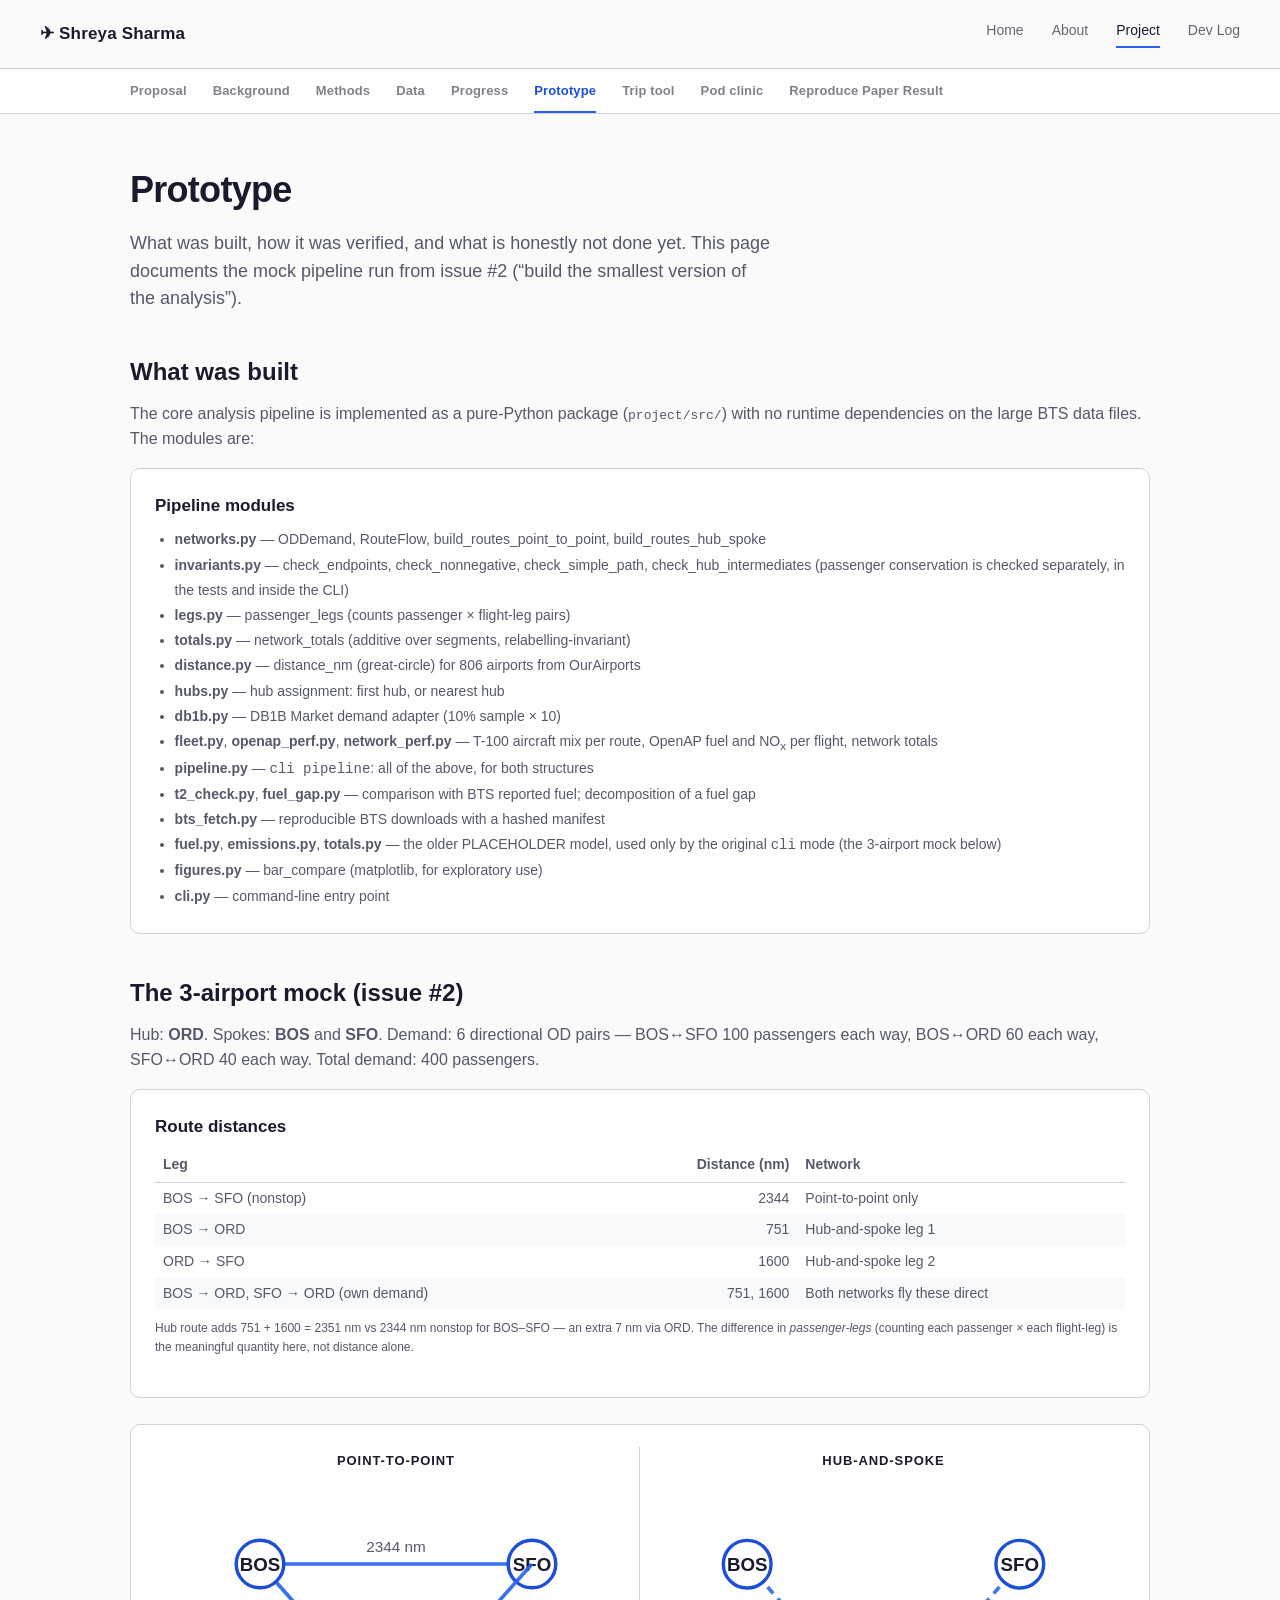
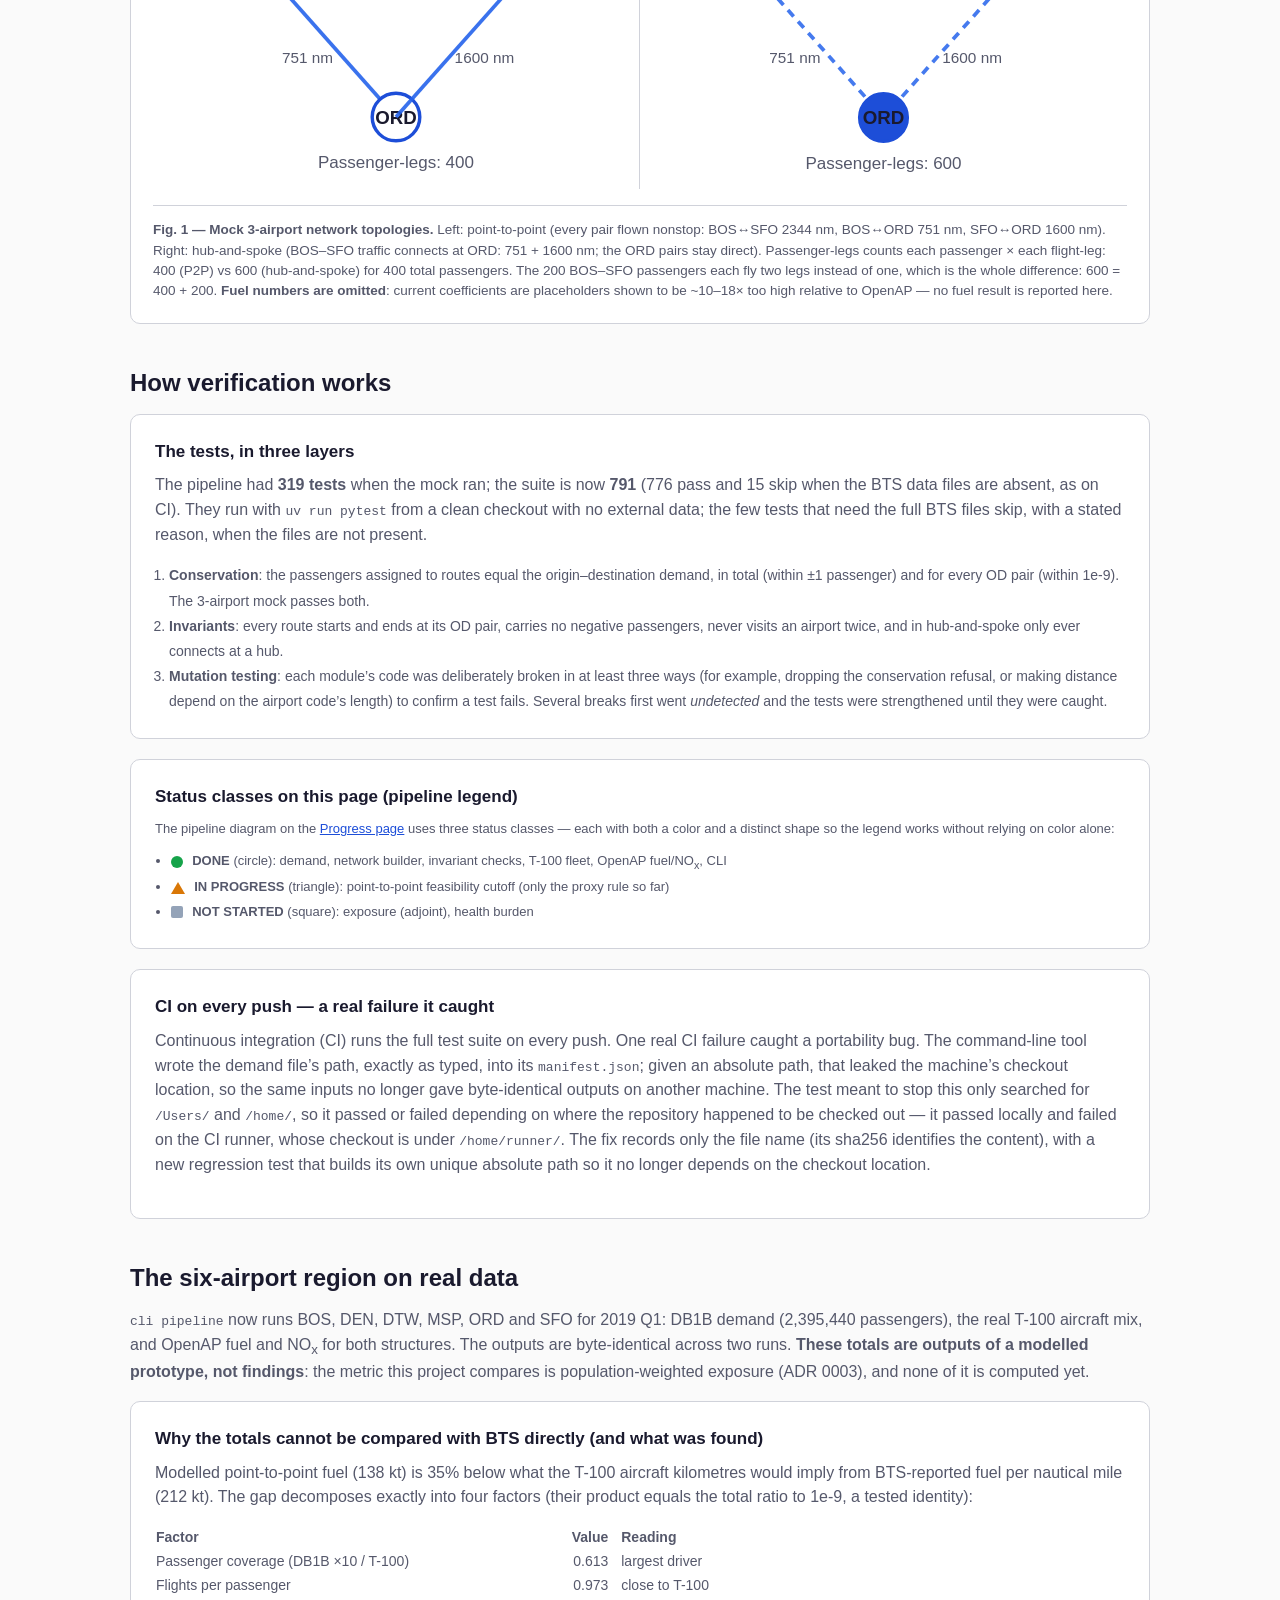
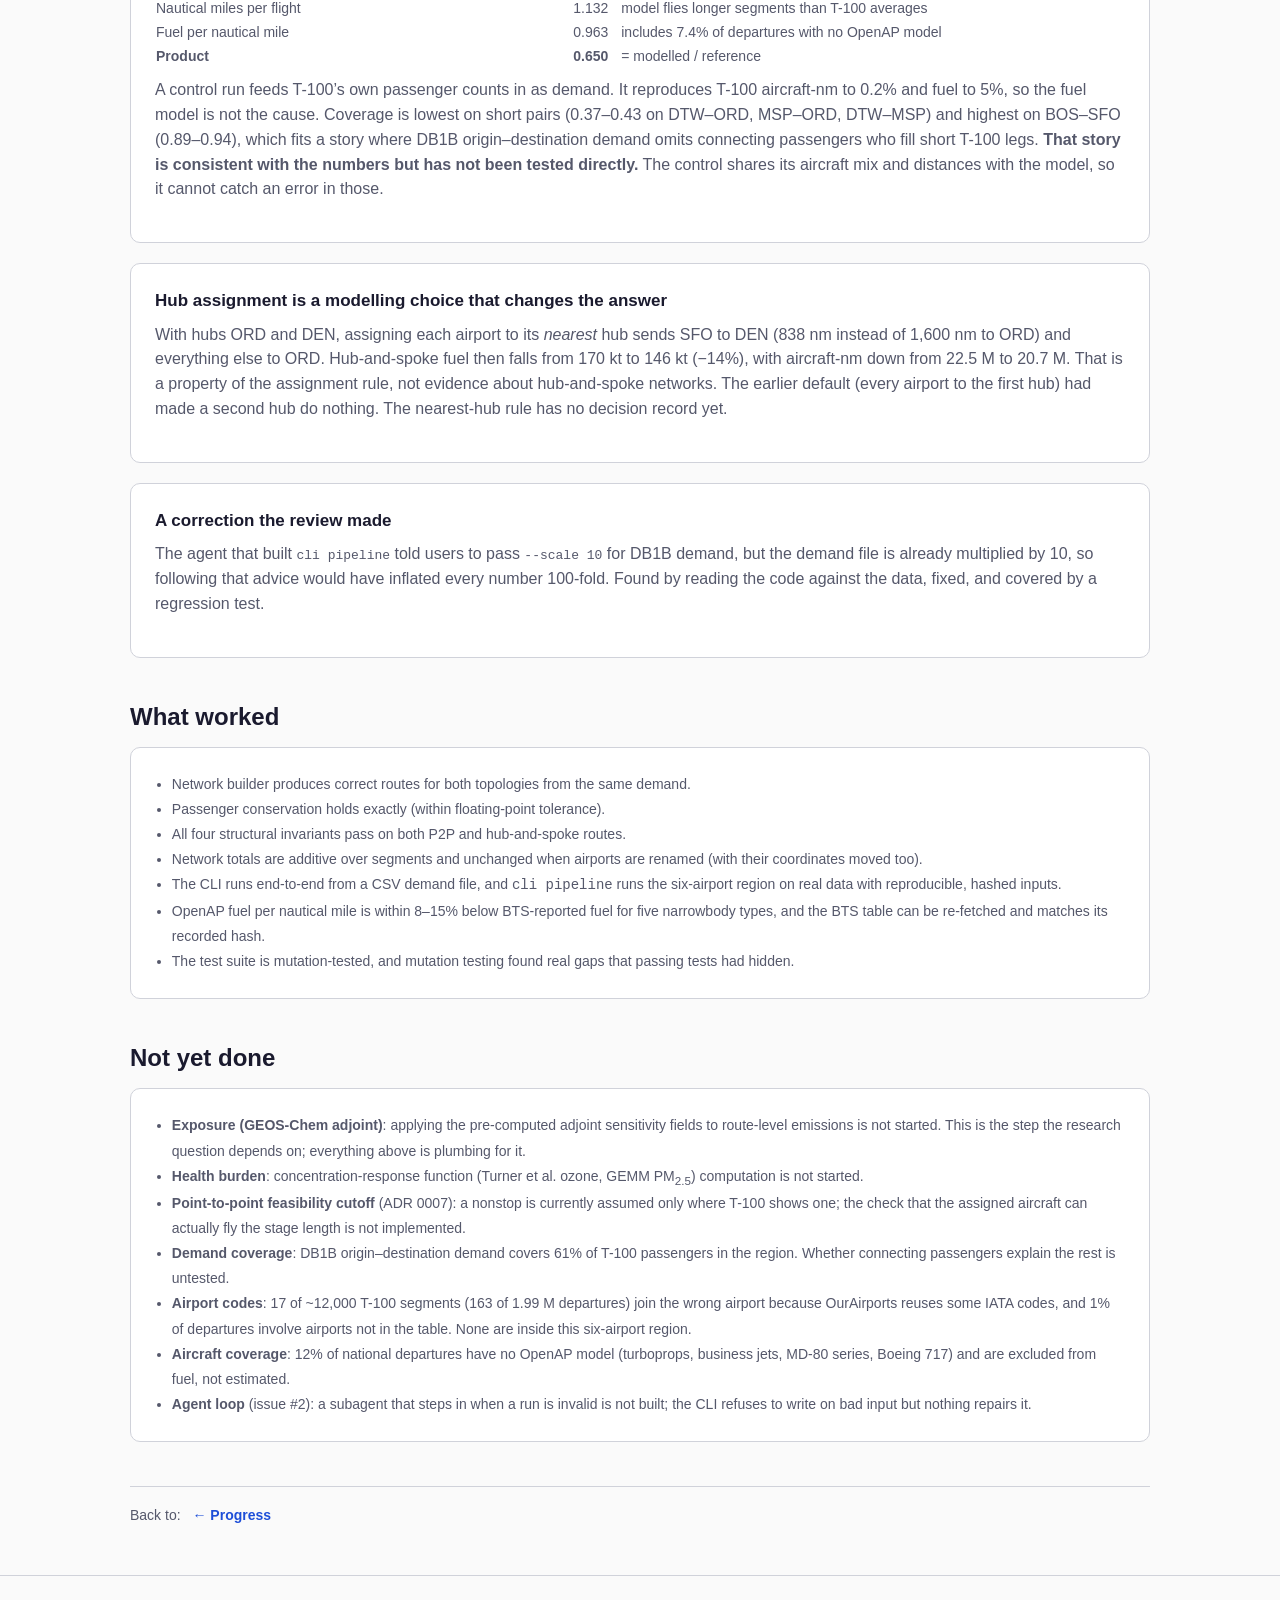
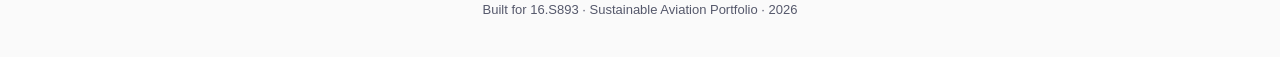
<file: project-prototype.html>
<!doctype html>
<html lang="en">
<head>
  <meta charset="UTF-8" />
  <meta name="viewport" content="width=device-width, initial-scale=1.0" />
  <title>Project · Prototype — Shreya Sharma</title>
  <link rel="stylesheet" href="css/style.css" />
</head>
<body>
  <div id="site-header"></div>
  <div id="project-subnav"></div>

  <main>
    <h1>Prototype</h1>
    <p class="lede">
      What was built, how it was verified, and what is honestly not done yet.
      This page documents the mock pipeline run from issue&nbsp;#2
      (&#8220;build the smallest version of the analysis&#8221;).
    </p>

    <h2>What was built</h2>
    <p>
      The core analysis pipeline is implemented as a pure-Python package
      (<code>project/src/</code>) with no runtime dependencies on the large
      BTS data files. The modules are:
    </p>
    <div class="card">
      <h3>Pipeline modules</h3>
      <ul style="margin:0; padding-left:1.4em; color:#55586b; font-size:14px; line-height:1.8;">
        <li><strong>networks.py</strong> — ODDemand, RouteFlow, build_routes_point_to_point,
            build_routes_hub_spoke</li>
        <li><strong>invariants.py</strong> — check_endpoints, check_nonnegative,
            check_simple_path, check_hub_intermediates (passenger conservation is
            checked separately, in the tests and inside the CLI)</li>
        <li><strong>legs.py</strong> — passenger_legs (counts passenger × flight-leg pairs)</li>
        <li><strong>totals.py</strong> — network_totals (additive over segments,
            relabelling-invariant)</li>
        <li><strong>distance.py</strong> — distance_nm (great-circle) for 806 airports
            from OurAirports</li>
        <li><strong>hubs.py</strong> — hub assignment: first hub, or nearest hub</li>
        <li><strong>db1b.py</strong> — DB1B Market demand adapter (10% sample × 10)</li>
        <li><strong>fleet.py</strong>, <strong>openap_perf.py</strong>, <strong>network_perf.py</strong>
            — T-100 aircraft mix per route, OpenAP fuel and NO<sub>x</sub> per flight, network totals</li>
        <li><strong>pipeline.py</strong> — <code>cli pipeline</code>: all of the above, for both structures</li>
        <li><strong>t2_check.py</strong>, <strong>fuel_gap.py</strong> — comparison with BTS reported fuel;
            decomposition of a fuel gap</li>
        <li><strong>bts_fetch.py</strong> — reproducible BTS downloads with a hashed manifest</li>
        <li><strong>fuel.py</strong>, <strong>emissions.py</strong>, <strong>totals.py</strong> —
            the older PLACEHOLDER model, used only by the original <code>cli</code> mode
            (the 3-airport mock below)</li>
        <li><strong>figures.py</strong> — bar_compare (matplotlib, for exploratory use)</li>
        <li><strong>cli.py</strong> — command-line entry point</li>
      </ul>
    </div>

    <h2>The 3-airport mock (issue&nbsp;#2)</h2>
    <p>
      Hub: <strong>ORD</strong>. Spokes: <strong>BOS</strong> and
      <strong>SFO</strong>.
      Demand: 6 directional OD pairs &mdash; BOS&harr;SFO 100 passengers each way,
      BOS&harr;ORD 60 each way, SFO&harr;ORD 40 each way.
      Total demand: 400 passengers.
    </p>

    <div class="card">
      <h3>Route distances</h3>
      <table style="width:100%; border-collapse:collapse; font-size:14px; color:#55586b;">
        <thead>
          <tr>
            <th style="text-align:left; padding:6px 8px; border-bottom:1px solid #d0d2da;">Leg</th>
            <th style="text-align:right; padding:6px 8px; border-bottom:1px solid #d0d2da;">Distance (nm)</th>
            <th style="text-align:left; padding:6px 8px; border-bottom:1px solid #d0d2da;">Network</th>
          </tr>
        </thead>
        <tbody>
          <tr>
            <td style="padding:5px 8px;">BOS → SFO (nonstop)</td>
            <td style="text-align:right; padding:5px 8px;">2344</td>
            <td style="padding:5px 8px;">Point-to-point only</td>
          </tr>
          <tr style="background:#f8f9fa;">
            <td style="padding:5px 8px;">BOS → ORD</td>
            <td style="text-align:right; padding:5px 8px;">751</td>
            <td style="padding:5px 8px;">Hub-and-spoke leg 1</td>
          </tr>
          <tr>
            <td style="padding:5px 8px;">ORD → SFO</td>
            <td style="text-align:right; padding:5px 8px;">1600</td>
            <td style="padding:5px 8px;">Hub-and-spoke leg 2</td>
          </tr>
          <tr style="background:#f8f9fa;">
            <td style="padding:5px 8px;">BOS → ORD, SFO → ORD (own demand)</td>
            <td style="text-align:right; padding:5px 8px;">751, 1600</td>
            <td style="padding:5px 8px;">Both networks fly these direct</td>
          </tr>
        </tbody>
      </table>
      <p style="font-size:12px; margin-top:10px;">
        Hub route adds 751 + 1600 = 2351 nm vs 2344 nm nonstop for BOS–SFO
        &mdash; an extra 7 nm via ORD. The difference in <em>passenger-legs</em>
        (counting each passenger × each flight-leg) is the meaningful quantity here,
        not distance alone.
      </p>
    </div>

    <!-- ============================================================
         NETWORK DIAGRAM — inline SVG
         Left half: Point-to-point. Right half: Hub-and-spoke.
         viewBox: 0 0 600 200
         ============================================================ -->
    <figure class="fig" aria-label="Two network topology diagrams">
      <div class="split">
        <div class="split__half">
          <p class="split__title">Point-to-point</p>
          <svg class="fig__svg" viewBox="0 0 260 180"
               role="img" aria-label="Point-to-point: BOS directly to SFO nonstop, BOS directly to ORD">
            <!-- BOS top-left: (50, 50) -->
            <!-- SFO top-right: (210, 50) -->
            <!-- ORD bottom-centre: (130, 140) -->

            <!-- Edges -->
            <line x1="50" y1="50" x2="210" y2="50" class="example-edge example-edge--p2p" />
            <line x1="50" y1="50" x2="130" y2="140" class="example-edge example-edge--p2p" />

            <!-- Nodes -->
            <circle cx="50" cy="50" r="14" class="example-node" />
            <text x="50" y="54" class="example-label">BOS</text>

            <circle cx="210" cy="50" r="14" class="example-node" />
            <text x="210" y="54" class="example-label">SFO</text>

            <circle cx="130" cy="140" r="14" class="example-node" />
            <text x="130" y="144" class="example-label">ORD</text>

            <!-- Distance labels -->
            <text x="130" y="43" font-size="9" fill="#55586b" text-anchor="middle">2344 nm</text>
            <text x="78" y="108" font-size="9" fill="#55586b" text-anchor="middle">751 nm</text>

            <!-- Caption -->
            <line x1="210" y1="50" x2="130" y2="140" class="example-edge example-edge--p2p" />
            <text x="182" y="108" font-size="9" fill="#55586b" text-anchor="middle">1600 nm</text>
            <text x="130" y="170" font-size="10" fill="#55586b" text-anchor="middle">
              Passenger-legs: 400
            </text>
          </svg>
        </div>
        <div class="split__half">
          <p class="split__title">Hub-and-spoke</p>
          <svg class="fig__svg" viewBox="0 0 260 180"
               role="img" aria-label="Hub-and-spoke: BOS and SFO both connect through hub ORD">
            <!-- BOS top-left: (50, 50) -->
            <!-- SFO top-right: (210, 50) -->
            <!-- ORD (hub) bottom-centre: (130, 140) -->

            <!-- Edges via hub -->
            <line x1="50" y1="50" x2="130" y2="140" class="example-edge example-edge--hub" />
            <line x1="210" y1="50" x2="130" y2="140" class="example-edge example-edge--hub" />

            <!-- Hub node (filled) -->
            <circle cx="130" cy="140" r="14" class="example-node example-node--hub" />
            <text x="130" y="144" class="example-label" fill="#fff">ORD</text>

            <!-- Spoke nodes -->
            <circle cx="50" cy="50" r="14" class="example-node" />
            <text x="50" y="54" class="example-label">BOS</text>

            <circle cx="210" cy="50" r="14" class="example-node" />
            <text x="210" y="54" class="example-label">SFO</text>

            <!-- Distance labels -->
            <text x="78" y="108" font-size="9" fill="#55586b" text-anchor="middle">751 nm</text>
            <text x="182" y="108" font-size="9" fill="#55586b" text-anchor="middle">1600 nm</text>

            <!-- Caption -->
            <text x="130" y="170" font-size="10" fill="#55586b" text-anchor="middle">
              Passenger-legs: 600
            </text>
          </svg>
        </div>
      </div>
      <figcaption>
        <strong>Fig. 1 &mdash; Mock 3-airport network topologies.</strong>
        Left: point-to-point (every pair flown nonstop: BOS&harr;SFO 2344 nm,
        BOS&harr;ORD 751 nm, SFO&harr;ORD 1600 nm).
        Right: hub-and-spoke (BOS&ndash;SFO traffic connects at ORD: 751 + 1600 nm;
        the ORD pairs stay direct).
        Passenger-legs counts each passenger × each flight-leg:
        400 (P2P) vs 600 (hub-and-spoke) for 400 total passengers.
        The 200 BOS&ndash;SFO passengers each fly two legs instead of one, which is
        the whole difference: 600 = 400 + 200.
        <strong>Fuel numbers are omitted</strong>: current coefficients are
        placeholders shown to be ~10–18× too high relative to OpenAP &mdash;
        no fuel result is reported here.
      </figcaption>
    </figure>

    <h2>How verification works</h2>

    <div class="card">
      <h3>The tests, in three layers</h3>
      <p>
        The pipeline had <strong>319 tests</strong> when the mock ran; the suite is now
        <strong>791</strong> (776 pass and 15 skip when the BTS data files are absent,
        as on CI). They run with
        <code>uv run pytest</code> from a clean checkout with no external data; the
        few tests that need the full BTS files skip, with a stated reason, when the
        files are not present.
      </p>
      <ol style="color:#55586b; font-size:14px; line-height:1.8; margin:8px 0 0 1em; padding:0;">
        <li>
          <strong>Conservation</strong>: the passengers assigned to routes equal the
          origin&ndash;destination demand, in total (within &plusmn;1 passenger) and for
          every OD pair (within 1e-9). The 3-airport mock passes both.
        </li>
        <li>
          <strong>Invariants</strong>: every route starts and ends at its OD pair,
          carries no negative passengers, never visits an airport twice, and in
          hub-and-spoke only ever connects at a hub.
        </li>
        <li>
          <strong>Mutation testing</strong>: each module&rsquo;s code was deliberately
          broken in at least three ways (for example, dropping the conservation
          refusal, or making distance depend on the airport code&rsquo;s length) to
          confirm a test fails. Several breaks first went <em>undetected</em> and the
          tests were strengthened until they were caught.
        </li>
      </ol>
    </div>

    <div class="card">
      <h3>Status classes on this page (pipeline legend)</h3>
      <p style="font-size:13px; color:#55586b; margin:4px 0 10px;">
        The pipeline diagram on the <a href="project-progress.html">Progress page</a>
        uses three status classes &mdash; each with both a color and a distinct shape
        so the legend works without relying on color alone:
      </p>
      <ul style="margin:0; padding-left:1.2em; color:#55586b; font-size:13px; line-height:1.9;">
        <li>
          <span class="status--done" style="display:inline-block; width:12px; height:12px;
            border-radius:50%; background:#16a34a; vertical-align:middle; margin-right:6px;"></span>
          <strong>DONE</strong> (circle): demand, network builder, invariant checks,
          T-100 fleet, OpenAP fuel/NO<sub>x</sub>, CLI
        </li>
        <li>
          <span style="display:inline-block; width:0; height:0;
            border-left:7px solid transparent; border-right:7px solid transparent;
            border-bottom:12px solid #d97706; vertical-align:middle; margin-right:6px;"
            class="status--in-progress"></span>
          <strong>IN PROGRESS</strong> (triangle): point-to-point feasibility cutoff
          (only the proxy rule so far)
        </li>
        <li>
          <span class="status--not-started" style="display:inline-block; width:12px; height:12px;
            border-radius:2px; background:#94a3b8; vertical-align:middle; margin-right:6px;"></span>
          <strong>NOT STARTED</strong> (square): exposure (adjoint),
          health burden
        </li>
      </ul>
    </div>

    <div class="card">
      <h3>CI on every push &mdash; a real failure it caught</h3>
      <p>
        Continuous integration (CI) runs the full test suite on every push.
        One real CI failure caught a portability bug. The command-line tool
        wrote the demand file&rsquo;s path, exactly as typed, into its
        <code>manifest.json</code>; given an absolute path, that leaked the
        machine&rsquo;s checkout location, so the same inputs no longer gave
        byte-identical outputs on another machine. The test meant to stop this
        only searched for <code>/Users/</code> and <code>/home/</code>, so it
        passed or failed depending on where the repository happened to be
        checked out &mdash; it passed locally and failed on the CI runner,
        whose checkout is under <code>/home/runner/</code>. The fix records
        only the file name (its sha256 identifies the content), with a new
        regression test that builds its own unique absolute path so it no
        longer depends on the checkout location.
      </p>
    </div>

    <h2>The six-airport region on real data</h2>
    <p>
      <code>cli pipeline</code> now runs BOS, DEN, DTW, MSP, ORD and SFO for 2019&nbsp;Q1:
      DB1B demand (2,395,440 passengers), the real T-100 aircraft mix, and OpenAP fuel and
      NO<sub>x</sub> for both structures. The outputs are byte-identical across two runs.
      <strong>These totals are outputs of a modelled prototype, not findings</strong>:
      the metric this project compares is population-weighted exposure (ADR&nbsp;0003), and
      none of it is computed yet.
    </p>
    <div class="card">
      <h3>Why the totals cannot be compared with BTS directly (and what was found)</h3>
      <p>
        Modelled point-to-point fuel (138&nbsp;kt) is 35% below what the T-100 aircraft
        kilometres would imply from BTS-reported fuel per nautical mile (212&nbsp;kt).
        The gap decomposes exactly into four factors (their product equals the total ratio
        to 1e-9, a tested identity):
      </p>
      <table style="width:100%; border-collapse:collapse; font-size:14px; color:#55586b;">
        <thead><tr><th style="text-align:left;">Factor</th><th style="text-align:right;">Value</th><th style="text-align:left; padding-left:12px;">Reading</th></tr></thead>
        <tbody>
          <tr><td>Passenger coverage (DB1B&nbsp;&times;10 / T-100)</td><td style="text-align:right;">0.613</td><td style="padding-left:12px;">largest driver</td></tr>
          <tr><td>Flights per passenger</td><td style="text-align:right;">0.973</td><td style="padding-left:12px;">close to T-100</td></tr>
          <tr><td>Nautical miles per flight</td><td style="text-align:right;">1.132</td><td style="padding-left:12px;">model flies longer segments than T-100 averages</td></tr>
          <tr><td>Fuel per nautical mile</td><td style="text-align:right;">0.963</td><td style="padding-left:12px;">includes 7.4% of departures with no OpenAP model</td></tr>
          <tr><td><strong>Product</strong></td><td style="text-align:right;"><strong>0.650</strong></td><td style="padding-left:12px;">= modelled / reference</td></tr>
        </tbody>
      </table>
      <p style="margin-top:10px;">
        A control run feeds T-100&rsquo;s own passenger counts in as demand. It reproduces
        T-100 aircraft-nm to 0.2% and fuel to 5%, so the fuel model is not the cause. Coverage
        is lowest on short pairs (0.37&ndash;0.43 on DTW&ndash;ORD, MSP&ndash;ORD, DTW&ndash;MSP) and
        highest on BOS&ndash;SFO (0.89&ndash;0.94), which fits a story where DB1B origin&ndash;destination
        demand omits connecting passengers who fill short T-100 legs. <strong>That story is
        consistent with the numbers but has not been tested directly.</strong> The control
        shares its aircraft mix and distances with the model, so it cannot catch an error in
        those.
      </p>
    </div>
    <div class="card">
      <h3>Hub assignment is a modelling choice that changes the answer</h3>
      <p>
        With hubs ORD and DEN, assigning each airport to its <em>nearest</em> hub sends SFO to DEN
        (838&nbsp;nm instead of 1,600&nbsp;nm to ORD) and everything else to ORD. Hub-and-spoke
        fuel then falls from 170&nbsp;kt to 146&nbsp;kt (&minus;14%), with aircraft-nm down
        from 22.5&nbsp;M to 20.7&nbsp;M. That is a property of the assignment rule, not evidence
        about hub-and-spoke networks. The earlier default (every airport to the first hub)
        had made a second hub do nothing. The nearest-hub rule has no decision record yet.
      </p>
    </div>

    <div class="card">
      <h3>A correction the review made</h3>
      <p>
        The agent that built <code>cli pipeline</code> told users to pass <code>--scale 10</code>
        for DB1B demand, but the demand file is already multiplied by 10, so following that
        advice would have inflated every number 100-fold. Found by reading the code against the
        data, fixed, and covered by a regression test.
      </p>
    </div>

    <h2>What worked</h2>
    <div class="card">
      <ul style="margin:0; padding-left:1.2em; color:#55586b; font-size:14px; line-height:1.8;">
        <li>Network builder produces correct routes for both topologies from the same demand.</li>
        <li>Passenger conservation holds exactly (within floating-point tolerance).</li>
        <li>All four structural invariants pass on both P2P and hub-and-spoke routes.</li>
        <li>Network totals are additive over segments and unchanged when airports are
            renamed (with their coordinates moved too).</li>
        <li>The CLI runs end-to-end from a CSV demand file, and <code>cli pipeline</code> runs the
            six-airport region on real data with reproducible, hashed inputs.</li>
        <li>OpenAP fuel per nautical mile is within 8&ndash;15% below BTS-reported fuel for five
            narrowbody types, and the BTS table can be re-fetched and matches its recorded hash.</li>
        <li>The test suite is mutation-tested, and mutation testing found real gaps
            that passing tests had hidden.</li>
      </ul>
    </div>

    <h2>Not yet done</h2>
    <div class="card">
      <ul style="margin:0; padding-left:1.2em; color:#55586b; font-size:14px; line-height:1.8;">
        <li>
          <strong>Exposure (GEOS-Chem adjoint)</strong>: applying the pre-computed
          adjoint sensitivity fields to route-level emissions is not started. This is the
          step the research question depends on; everything above is plumbing for it.
        </li>
        <li>
          <strong>Health burden</strong>: concentration-response function
          (Turner et al. ozone, GEMM PM<sub>2.5</sub>) computation is not started.
        </li>
        <li>
          <strong>Point-to-point feasibility cutoff</strong> (ADR&nbsp;0007): a nonstop is
          currently assumed only where T-100 shows one; the check that the assigned aircraft
          can actually fly the stage length is not implemented.
        </li>
        <li>
          <strong>Demand coverage</strong>: DB1B origin&ndash;destination demand covers 61% of
          T-100 passengers in the region. Whether connecting passengers explain the rest is untested.
        </li>
        <li>
          <strong>Airport codes</strong>: 17 of ~12,000 T-100 segments (163 of 1.99&nbsp;M
          departures) join the wrong airport because OurAirports reuses some IATA codes, and
          1% of departures involve airports not in the table. None are inside this six-airport region.
        </li>
        <li>
          <strong>Aircraft coverage</strong>: 12% of national departures have no OpenAP model
          (turboprops, business jets, MD-80 series, Boeing 717) and are excluded from fuel, not estimated.
        </li>
        <li>
          <strong>Agent loop</strong> (issue&nbsp;#2): a subagent that steps in when a run is invalid
          is not built; the CLI refuses to write on bad input but nothing repairs it.
        </li>
      </ul>
    </div>

    <nav class="next-up">
      <span>Back to:</span>
      <a href="project-progress.html">&larr; Progress</a>
    </nav>
  </main>

  <div id="site-footer"></div>

  <script src="js/layout.js"></script>
  <script src="js/project-nav.js"></script>
</body>
</html>
</file>
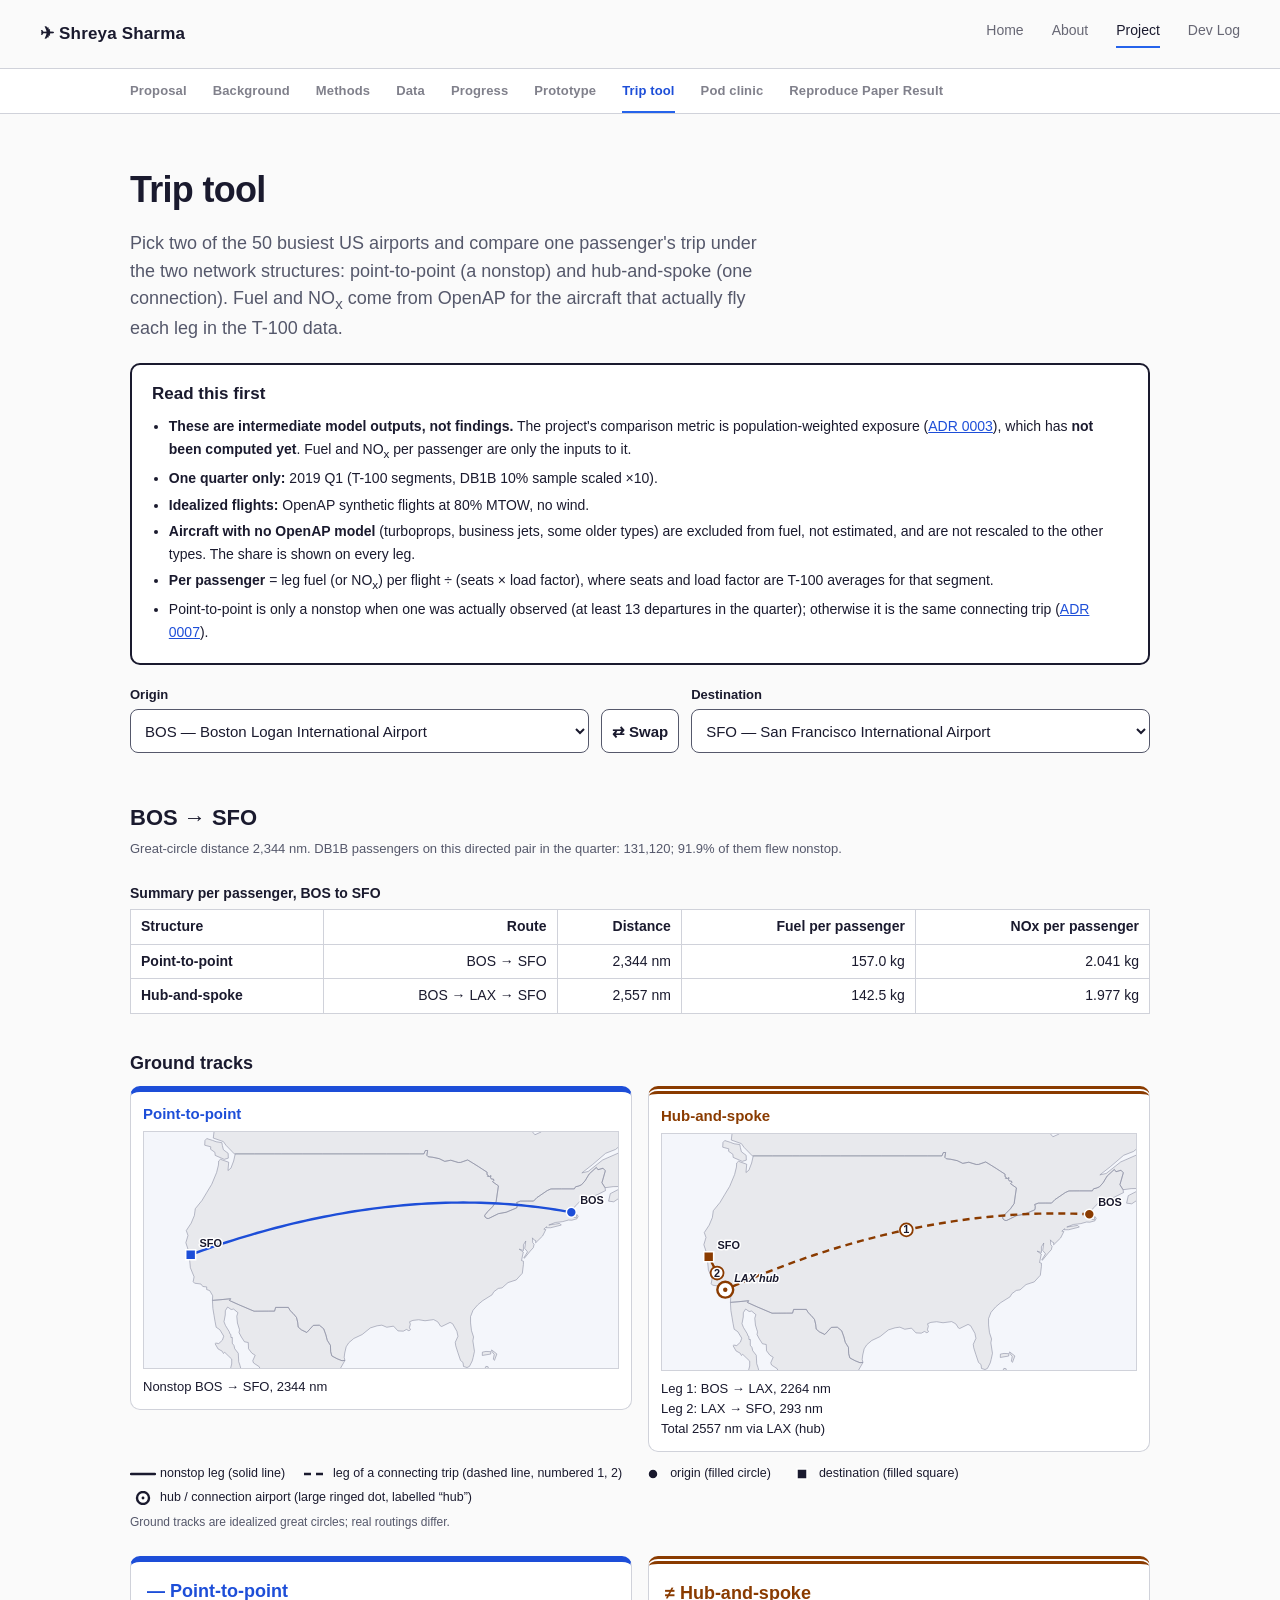
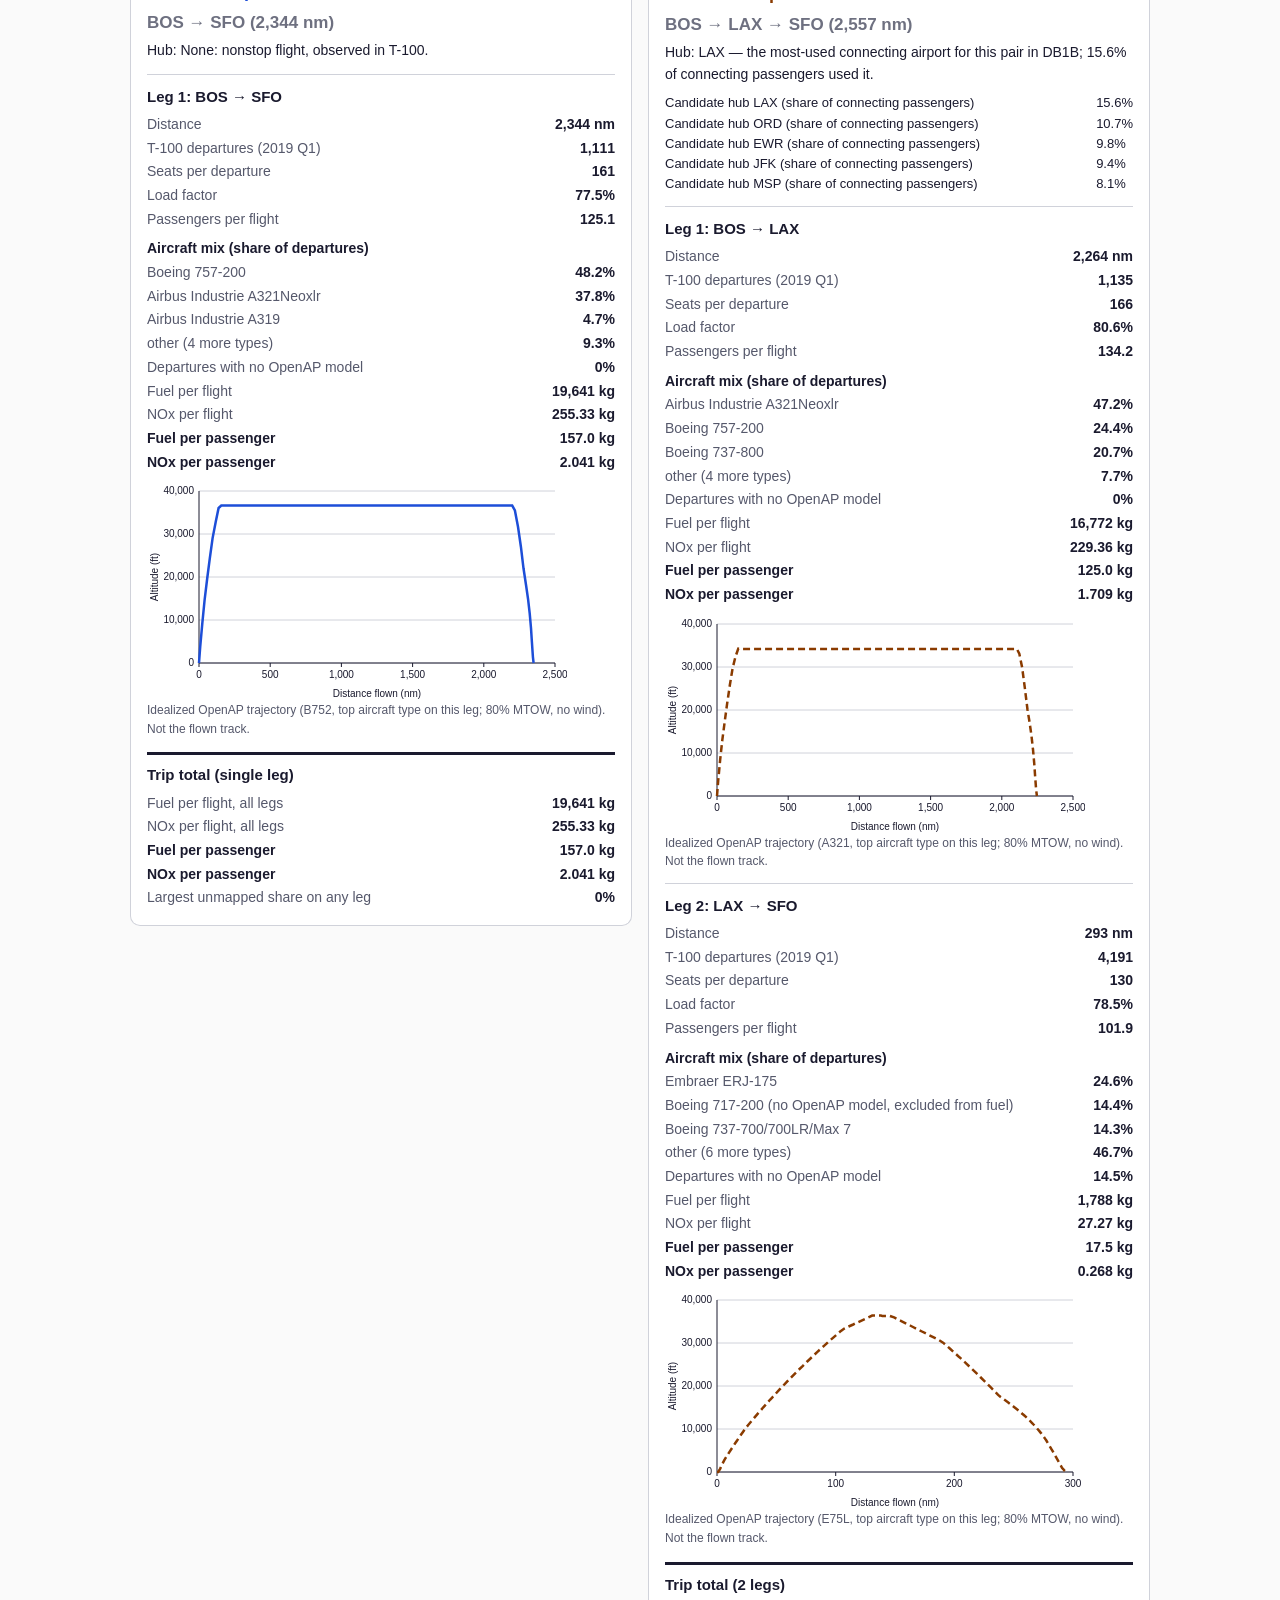
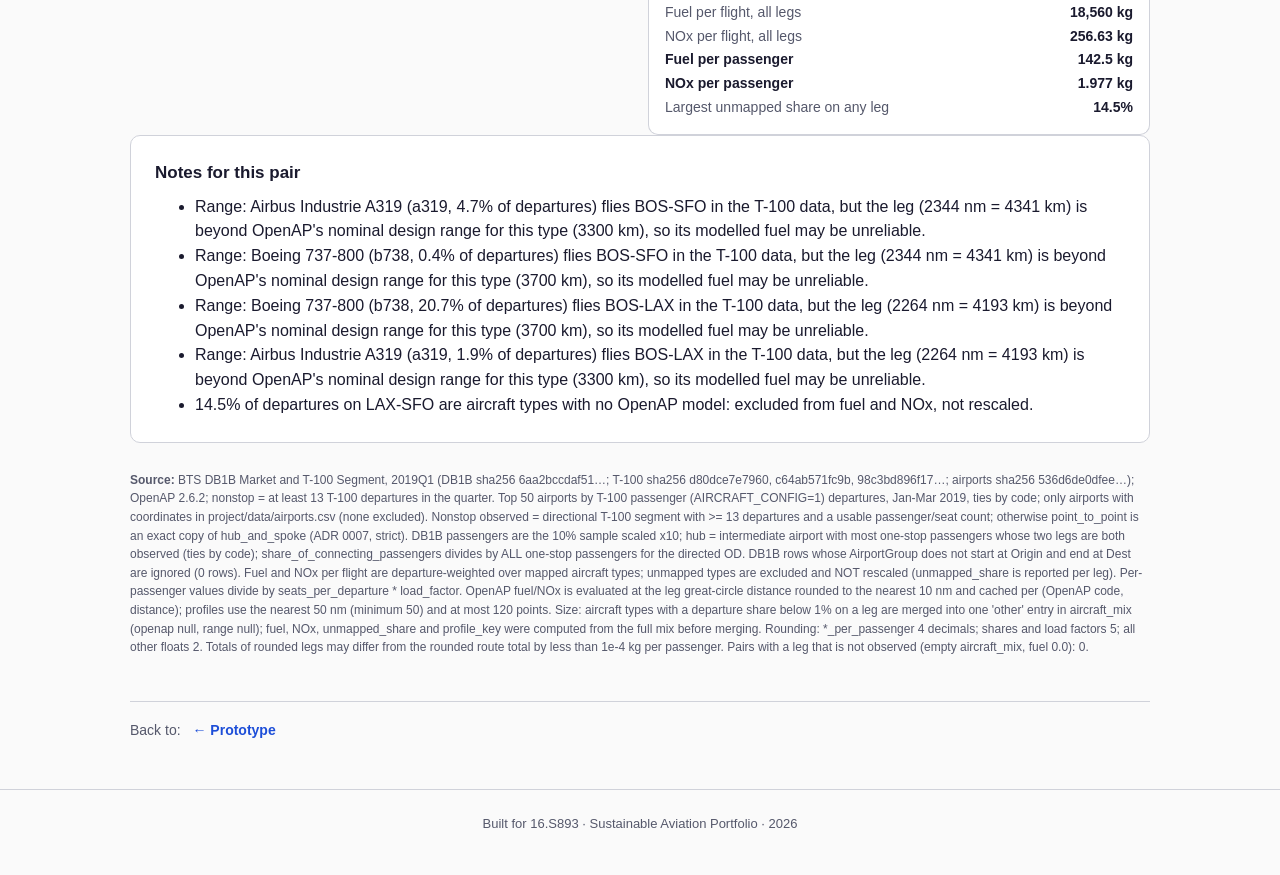
<file: project-trip-tool.html>
<!doctype html>
<html lang="en">
<head>
  <meta charset="UTF-8" />
  <meta name="viewport" content="width=device-width, initial-scale=1.0" />
  <title>Project · Trip tool — Shreya Sharma</title>
  <link rel="stylesheet" href="css/style.css" />
  <link rel="stylesheet" href="css/trip-tool.css" />
</head>
<body>
  <div id="site-header"></div>
  <div id="project-subnav"></div>

  <main class="trip-tool">
    <h1>Trip tool</h1>
    <p class="lede">
      Pick two of the 50 busiest US airports and compare one passenger's trip
      under the two network structures: point-to-point (a nonstop) and
      hub-and-spoke (one connection). Fuel and NO<sub>x</sub> come from OpenAP
      for the aircraft that actually fly each leg in the T-100 data.
    </p>

    <aside class="caveat" aria-labelledby="caveat-title">
      <h2 id="caveat-title">Read this first</h2>
      <ul>
        <li><strong>These are intermediate model outputs, not findings.</strong>
            The project's comparison metric is population-weighted exposure
            (<a href="docs/adr/0003-comparison-metric-population-weighted-exposure.md">ADR 0003</a>),
            which has <strong>not been computed yet</strong>. Fuel and NO<sub>x</sub> per
            passenger are only the inputs to it.</li>
        <li><strong>One quarter only:</strong> 2019 Q1 (T-100 segments, DB1B 10% sample scaled &times;10).</li>
        <li><strong>Idealized flights:</strong> OpenAP synthetic flights at 80% MTOW, no wind.</li>
        <li><strong>Aircraft with no OpenAP model</strong> (turboprops, business jets, some older types)
            are excluded from fuel, not estimated, and are not rescaled to the other types. The share is shown on every leg.</li>
        <li><strong>Per passenger</strong> = leg fuel (or NO<sub>x</sub>) per flight &divide; (seats &times; load factor),
            where seats and load factor are T-100 averages for that segment.</li>
        <li>Point-to-point is only a nonstop when one was actually observed
            (at least 13 departures in the quarter); otherwise it is the same connecting trip
            (<a href="docs/adr/0007-point-to-point-feasibility-cutoff.md">ADR 0007</a>).</li>
      </ul>
    </aside>

    <form class="picker" id="picker" onsubmit="return false" aria-label="Choose a trip">
      <div class="picker__field">
        <label for="origin">Origin</label>
        <select id="origin" name="origin" disabled></select>
      </div>
      <button type="button" id="swap" class="picker__swap" aria-label="Swap origin and destination" disabled>
        <span aria-hidden="true">&#8644;</span> Swap
      </button>
      <div class="picker__field">
        <label for="destination">Destination</label>
        <select id="destination" name="destination" disabled></select>
      </div>
    </form>

    <div id="status" class="status-msg" role="status" aria-live="polite">Loading trip data&hellip;</div>

    <div id="result" aria-live="polite" aria-atomic="false" aria-busy="true"></div>

    <div id="fetch-help" class="fetch-help" hidden>
      <h2>This page needs a web server</h2>
      <p>
        Browsers block <code>fetch()</code> of local files when a page is opened as
        <code>file://</code>. From the repository root run:
      </p>
      <pre><code>python3 -m http.server</code></pre>
      <p>then open <code>http://localhost:8000/project-trip-tool.html</code>.</p>
    </div>

    <p id="source" class="source"></p>

    <nav class="next-up">
      <span>Back to:</span>
      <a href="project-prototype.html">&larr; Prototype</a>
    </nav>
  </main>

  <div id="site-footer"></div>

  <script src="js/layout.js"></script>
  <script src="js/project-nav.js"></script>
  <script src="js/trip-tool-core.js"></script>
  <script src="js/trip-tool-geo.js"></script>
  <script src="js/trip-tool.js"></script>
</body>
</html>
</file>
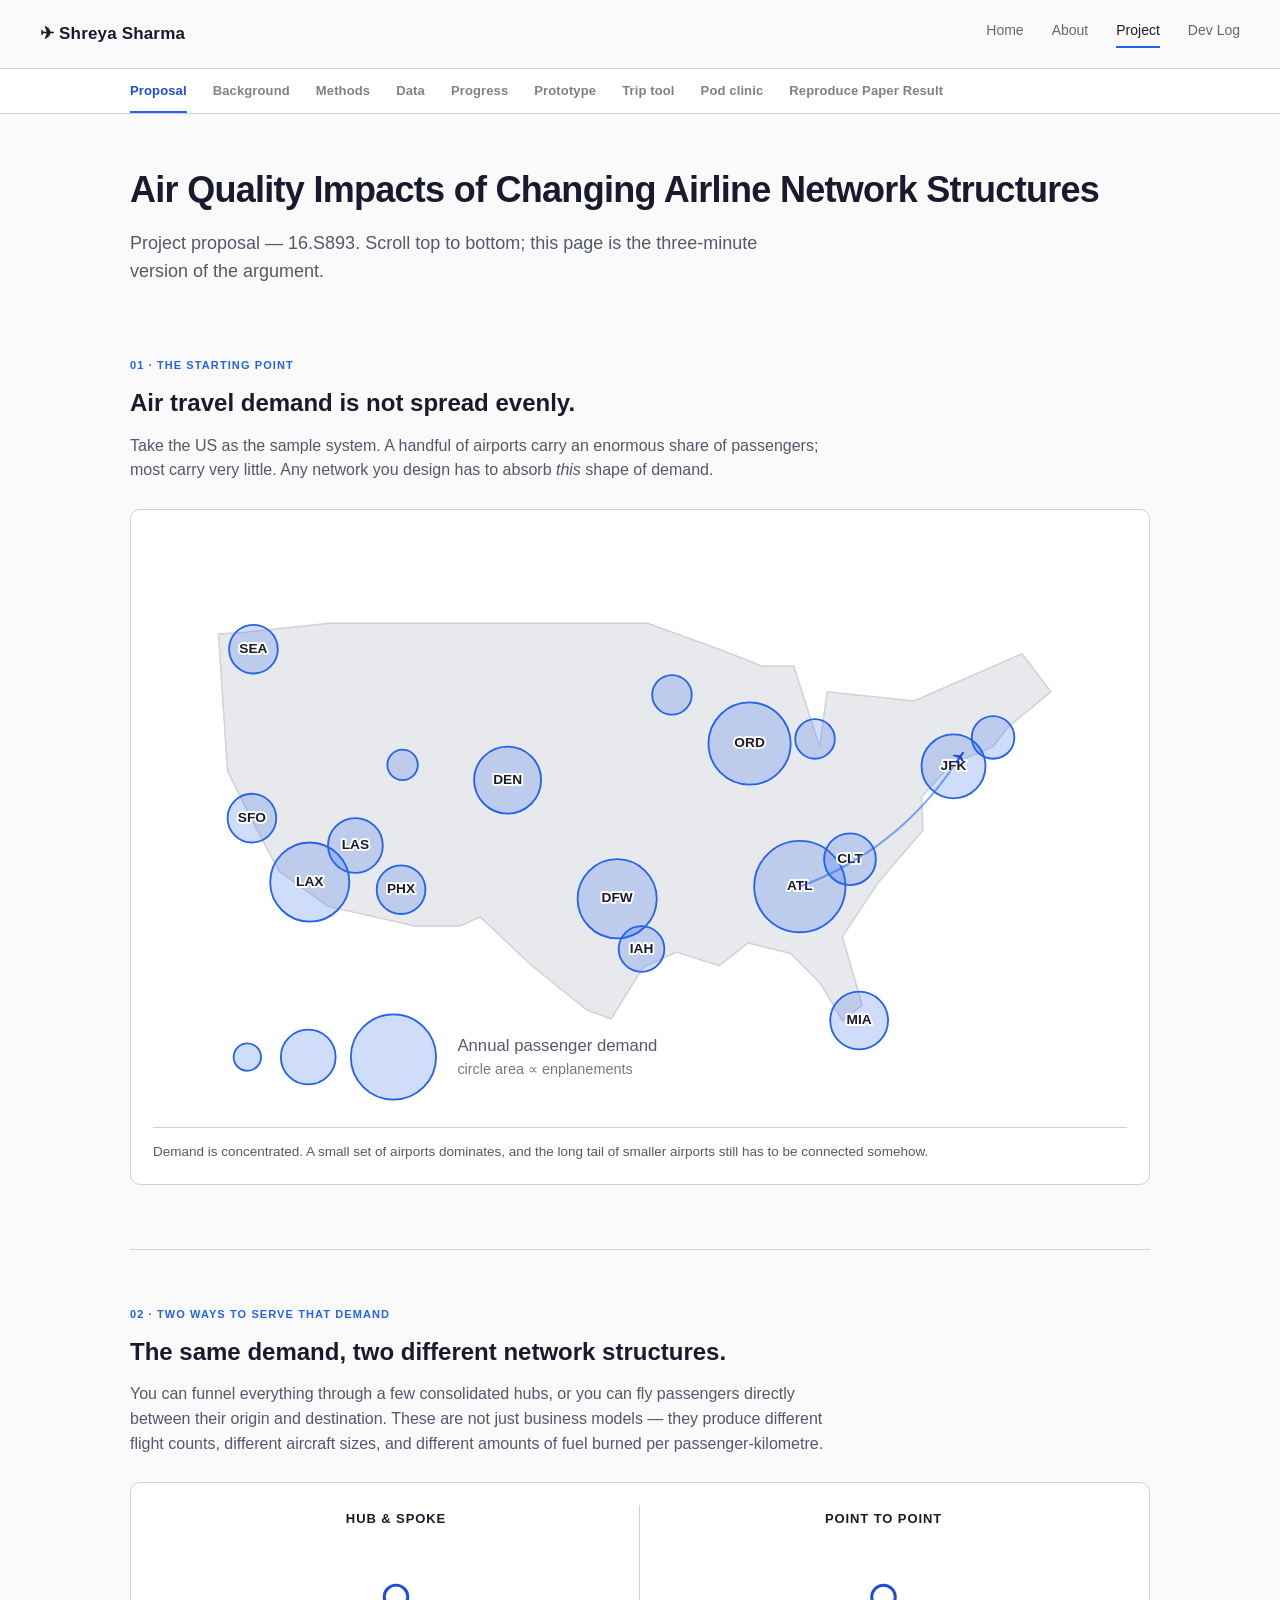
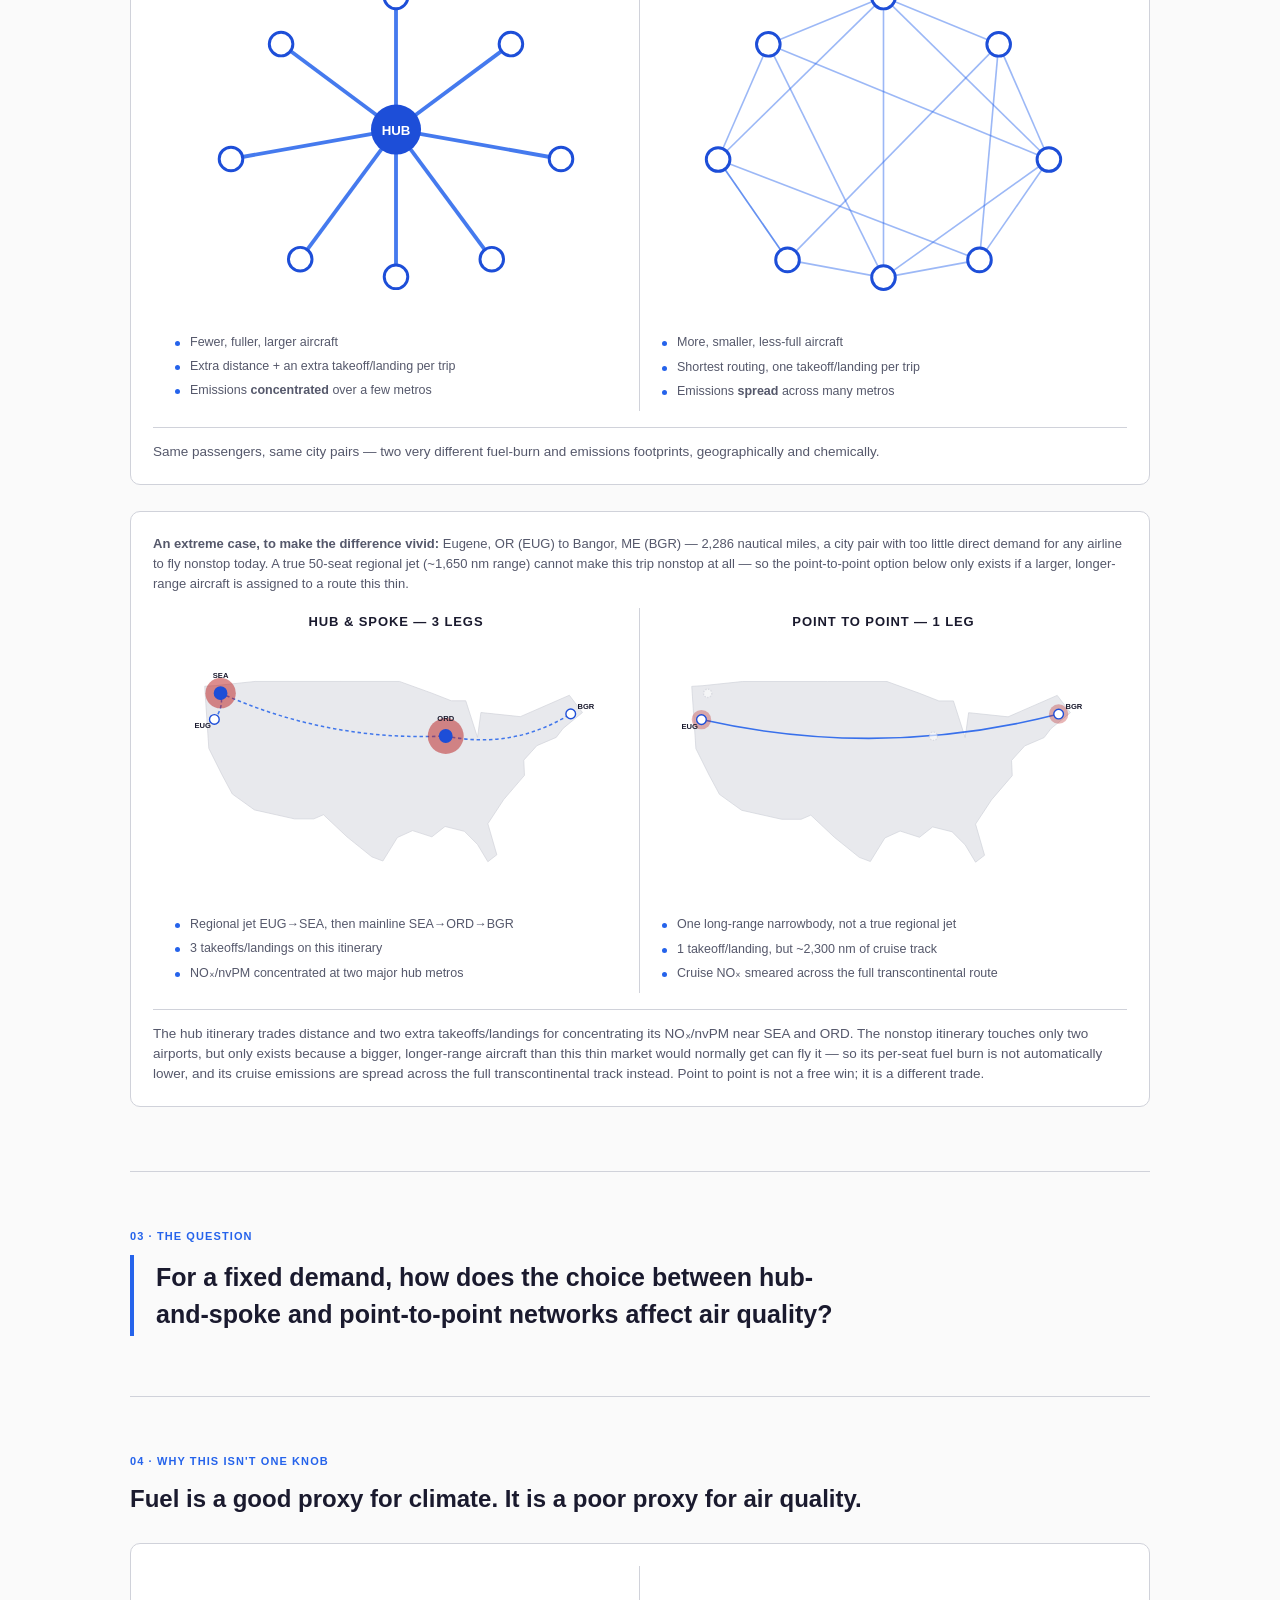
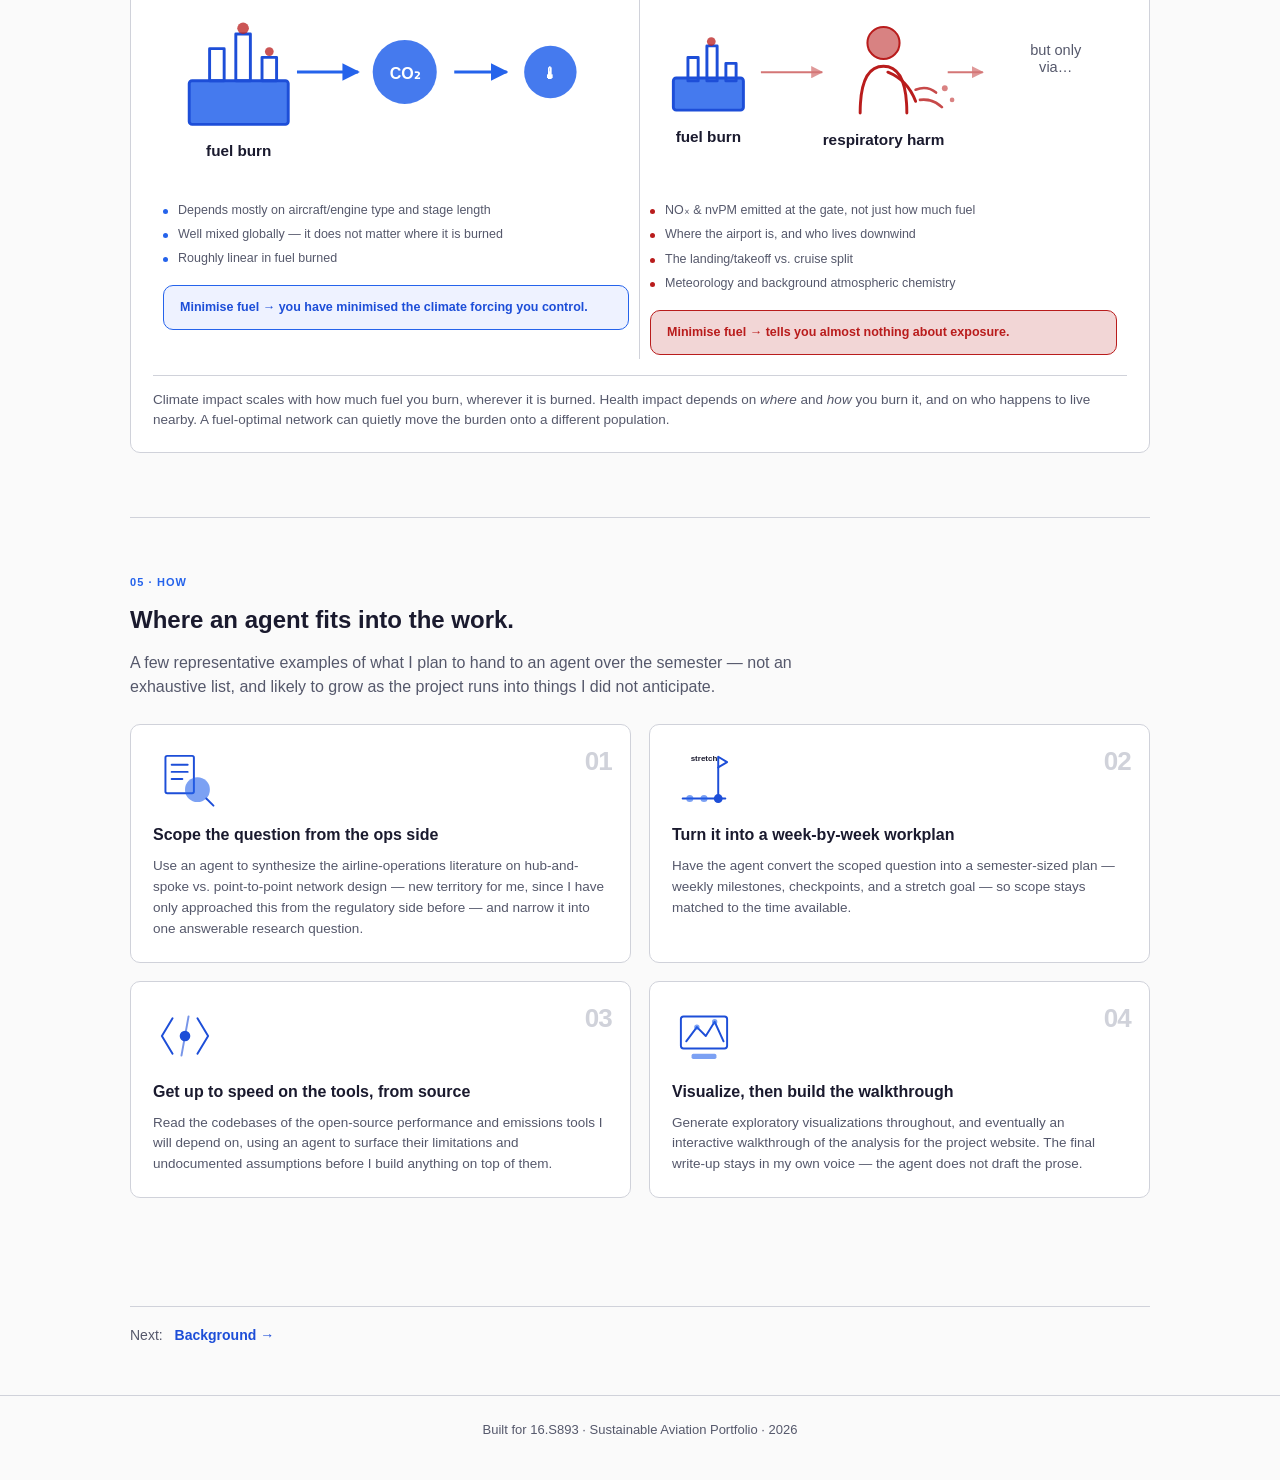
<file: project.html>
<!doctype html>
<html lang="en">
<head>
  <meta charset="UTF-8" />
  <meta name="viewport" content="width=device-width, initial-scale=1.0" />
  <title>Project Proposal — Shreya Sharma</title>
  <link rel="stylesheet" href="css/style.css" />
</head>
<body>
  <div id="site-header"></div>
  <div id="project-subnav"></div>

  <main>
    <h1>Air Quality Impacts of Changing Airline Network Structures</h1>
    <p class="lede">
      Project proposal &mdash; 16.S893. Scroll top to bottom; this page is
      the three-minute version of the argument.
    </p>

    <!-- ============ 1. DEMAND ============ -->
    <section class="deck">
      <div class="deck__label">01 &middot; The starting point</div>
      <h2>Air travel demand is not spread evenly.</h2>
      <p>
        Take the US as the sample system. A handful of airports carry an
        enormous share of passengers; most carry very little. Any network
        you design has to absorb <em>this</em> shape of demand.
      </p>

      <figure class="fig">
        <svg viewBox="0 0 640 380" class="fig__svg" id="fig1-us-map" role="img"
             aria-label="Map of the contiguous United States with circles at major airports sized by passenger demand, and one small plane animating between a few of them">
          <!-- simplified contiguous US outline -->
          <path class="us-land" d="
            M 59,66 L 43,67 L 49,157 L 68,195 L 83,223 L 115,246
            L 173,259 L 201,259 L 215,253 L 249,285 L 285,314 L 301,320
            L 322,286 L 344,276 L 372,285 L 391,270 L 419,277 L 438,296
            L 453,321 L 466,311 L 453,266 L 476,231 L 506,196 L 505,174
            L 524,153 L 552,141 L 562,128 L 590,105 L 571,80 L 500,111
            L 443,105 L 438,141 L 421,88 L 400,88 L 372,77 L 325,60
            L 239,60 L 116,60 Z" />

          <!-- demand bubbles: r roughly proportional to sqrt(passengers) -->
          <g class="demand">
            <circle cx="425" cy="233" r="30" /><!-- ATL -->
            <circle cx="392" cy="139" r="27" /><!-- ORD -->
            <circle cx="305" cy="241" r="26" /><!-- DFW -->
            <circle cx="103" cy="230" r="26" /><!-- LAX -->
            <circle cx="233" cy="163" r="22" /><!-- DEN -->
            <circle cx="526" cy="154" r="21" /><!-- JFK -->
            <circle cx="464" cy="321" r="19" /><!-- MIA -->
            <circle cx="133" cy="206" r="18" /><!-- LAS -->
            <circle cx="458" cy="215" r="17" /><!-- CLT -->
            <circle cx="65"  cy="188" r="16" /><!-- SFO -->
            <circle cx="66"  cy="77"  r="16" /><!-- SEA -->
            <circle cx="163" cy="235" r="16" /><!-- PHX -->
            <circle cx="321" cy="274" r="15" /><!-- IAH -->
            <circle cx="552" cy="135" r="14" /><!-- BOS -->
            <circle cx="341" cy="107" r="13" /><!-- MSP -->
            <circle cx="435" cy="136" r="13" /><!-- DTW -->
            <circle cx="164" cy="153" r="10" /><!-- SLC -->
          </g>
          <!-- the airport code itself is the centre marker, so no separate dots -->
          <g class="fig__code">
            <text x="425" y="233">ATL</text><text x="392" y="139">ORD</text>
            <text x="305" y="241">DFW</text><text x="103" y="230">LAX</text>
            <text x="233" y="163">DEN</text><text x="526" y="154">JFK</text>
            <text x="464" y="321">MIA</text><text x="133" y="206">LAS</text>
            <text x="458" y="215">CLT</text><text x="65" y="188">SFO</text>
            <text x="66" y="77">SEA</text><text x="163" y="235">PHX</text>
            <text x="321" y="274">IAH</text>
          </g>

          <!-- legend -->
          <g class="fig__legend">
            <circle class="demand-legend" cx="62"  cy="345" r="9" />
            <circle class="demand-legend" cx="102" cy="345" r="18" />
            <circle class="demand-legend" cx="158" cy="345" r="28" />
            <text x="200" y="341">Annual passenger demand</text>
            <text x="200" y="356" class="fig__legend-sub">circle area &prop; enplanements</text>
          </g>
        </svg>
        <figcaption>
          Demand is concentrated. A small set of airports dominates, and the
          long tail of smaller airports still has to be connected somehow.
        </figcaption>
      </figure>
    </section>

    <!-- ============ 2. TWO WAYS TO SERVE IT ============ -->
    <section class="deck">
      <div class="deck__label">02 &middot; Two ways to serve that demand</div>
      <h2>The same demand, two different network structures.</h2>
      <p>
        You can funnel everything through a few consolidated hubs, or you
        can fly passengers directly between their origin and destination.
        These are not just business models &mdash; they produce different
        flight counts, different aircraft sizes, and different amounts of
        fuel burned per passenger-kilometre.
      </p>

      <figure class="fig">
        <div class="split">
          <div class="split__half">
            <div class="split__title">Hub &amp; spoke</div>
            <svg viewBox="0 0 300 260" class="fig__svg" role="img"
                 aria-label="Diagram of a hub and spoke network: all nodes connect through one central hub">
              <g class="net-edge net-edge--hub">
                <line x1="150" y1="130" x2="150" y2="40" />
                <line x1="150" y1="130" x2="228" y2="72" />
                <line x1="150" y1="130" x2="262" y2="150" />
                <line x1="150" y1="130" x2="215" y2="218" />
                <line x1="150" y1="130" x2="150" y2="230" />
                <line x1="150" y1="130" x2="85"  y2="218" />
                <line x1="150" y1="130" x2="38"  y2="150" />
                <line x1="150" y1="130" x2="72"  y2="72" />
              </g>
              <g class="net-node">
                <circle cx="150" cy="40"  r="8" /><circle cx="228" cy="72"  r="8" />
                <circle cx="262" cy="150" r="8" /><circle cx="215" cy="218" r="8" />
                <circle cx="150" cy="230" r="8" /><circle cx="85"  cy="218" r="8" />
                <circle cx="38"  cy="150" r="8" /><circle cx="72"  cy="72"  r="8" />
              </g>
              <circle class="net-hub" cx="150" cy="130" r="17" />
              <text class="net-hub-label" x="150" y="134">HUB</text>
            </svg>
            <ul class="split__notes">
              <li>Fewer, fuller, larger aircraft</li>
              <li>Extra distance + an extra takeoff/landing per trip</li>
              <li>Emissions <strong>concentrated</strong> over a few metros</li>
            </ul>
          </div>

          <div class="split__half">
            <div class="split__title">Point to point</div>
            <svg viewBox="0 0 300 260" class="fig__svg" role="img"
                 aria-label="Diagram of a point to point network: nodes connect directly to each other">
              <g class="net-edge net-edge--p2p">
                <line x1="150" y1="40" x2="228" y2="72" /><line x1="228" y1="72" x2="262" y2="150" />
                <line x1="262" y1="150" x2="215" y2="218" /><line x1="215" y1="218" x2="150" y2="230" />
                <line x1="150" y1="230" x2="85" y2="218" /><line x1="85" y1="218" x2="38" y2="150" />
                <line x1="38" y1="150" x2="72" y2="72" /><line x1="72" y1="72" x2="150" y2="40" />
                <line x1="150" y1="40" x2="262" y2="150" /><line x1="150" y1="40" x2="150" y2="230" />
                <line x1="150" y1="40" x2="38" y2="150" /><line x1="228" y1="72" x2="215" y2="218" />
                <line x1="228" y1="72" x2="85" y2="218" /><line x1="262" y1="150" x2="150" y2="230" />
                <line x1="262" y1="150" x2="72" y2="72" /><line x1="215" y1="218" x2="38" y2="150" />
                <line x1="150" y1="230" x2="72" y2="72" /><line x1="85" y1="218" x2="38" y2="150" />
              </g>
              <g class="net-node">
                <circle cx="150" cy="40"  r="8" /><circle cx="228" cy="72"  r="8" />
                <circle cx="262" cy="150" r="8" /><circle cx="215" cy="218" r="8" />
                <circle cx="150" cy="230" r="8" /><circle cx="85"  cy="218" r="8" />
                <circle cx="38"  cy="150" r="8" /><circle cx="72"  cy="72"  r="8" />
              </g>
            </svg>
            <ul class="split__notes">
              <li>More, smaller, less-full aircraft</li>
              <li>Shortest routing, one takeoff/landing per trip</li>
              <li>Emissions <strong>spread</strong> across many metros</li>
            </ul>
          </div>
        </div>
        <figcaption>
          Same passengers, same city pairs &mdash; two very different
          fuel-burn and emissions footprints, geographically and chemically.
        </figcaption>
      </figure>

      <figure class="fig">
        <p class="example-caption" style="text-align:left; margin: 0 0 14px; font-size:13px;">
          <strong>An extreme case, to make the difference vivid:</strong>
          Eugene, OR (EUG) to Bangor, ME (BGR) &mdash; 2,286 nautical miles,
          a city pair with too little direct demand for any airline to fly
          nonstop today. A true 50-seat regional jet (~1,650 nm range)
          cannot make this trip nonstop at all &mdash; so the
          point-to-point option below only exists if a larger,
          longer-range aircraft is assigned to a route this thin.
        </p>
        <div class="split">
          <div class="split__half">
            <div class="split__title">Hub &amp; spoke &mdash; 3 legs</div>
            <svg viewBox="0 0 640 380" class="fig__svg" role="img"
                 aria-label="US map showing a three-leg hub and spoke itinerary from Eugene through Seattle and Chicago to Bangor">
              <path class="us-land" d="
                M 59,66 L 43,67 L 49,157 L 68,195 L 83,223 L 115,246
                L 173,259 L 201,259 L 215,253 L 249,285 L 285,314 L 301,320
                L 322,286 L 344,276 L 372,285 L 391,270 L 419,277 L 438,296
                L 453,321 L 466,311 L 453,266 L 476,231 L 506,196 L 505,174
                L 524,153 L 552,141 L 562,128 L 590,105 L 571,80 L 500,111
                L 443,105 L 438,141 L 421,88 L 400,88 L 372,77 L 325,60
                L 239,60 L 116,60 Z" />
              <path class="example-edge example-edge--hub" d="M 57,115 Q 71,98 66,77" />
              <path class="example-edge example-edge--hub" d="M 66,77 Q 222,147 392,139" stroke-width="5" />
              <path class="example-edge example-edge--hub" d="M 392,139 Q 489,159 573,107" />
              <circle class="example-emit example-emit--lg" cx="66" cy="77" r="22" />
              <circle class="example-emit example-emit--lg" cx="392" cy="139" r="26" />
              <circle class="example-node" cx="57" cy="115" r="7" />
              <circle class="example-node example-node--hub" cx="66" cy="77" r="9" />
              <circle class="example-node example-node--hub" cx="392" cy="139" r="9" />
              <circle class="example-node" cx="573" cy="107" r="7" />
              <text class="example-label" x="40" y="128">EUG</text>
              <text class="example-label" x="66" y="55">SEA</text>
              <text class="example-label" x="392" y="117">ORD</text>
              <text class="example-label" x="595" y="100">BGR</text>
            </svg>
            <ul class="split__notes">
              <li>Regional jet EUG&rarr;SEA, then mainline SEA&rarr;ORD&rarr;BGR</li>
              <li>3 takeoffs/landings on this itinerary</li>
              <li>NO&#8339;/nvPM concentrated at two major hub metros</li>
            </ul>
          </div>

          <div class="split__half">
            <div class="split__title">Point to point &mdash; 1 leg</div>
            <svg viewBox="0 0 640 380" class="fig__svg" role="img"
                 aria-label="US map showing a single nonstop leg directly from Eugene to Bangor">
              <path class="us-land" d="
                M 59,66 L 43,67 L 49,157 L 68,195 L 83,223 L 115,246
                L 173,259 L 201,259 L 215,253 L 249,285 L 285,314 L 301,320
                L 322,286 L 344,276 L 372,285 L 391,270 L 419,277 L 438,296
                L 453,321 L 466,311 L 453,266 L 476,231 L 506,196 L 505,174
                L 524,153 L 552,141 L 562,128 L 590,105 L 571,80 L 500,111
                L 443,105 L 438,141 L 421,88 L 400,88 L 372,77 L 325,60
                L 239,60 L 116,60 Z" />
              <path class="example-edge example-edge--p2p" d="M 57,115 Q 316,173 573,107" />
              <circle class="example-node example-node--skip" cx="66" cy="77" r="6" />
              <circle class="example-node example-node--skip" cx="392" cy="139" r="6" />
              <circle class="example-emit" cx="57" cy="115" r="14" />
              <circle class="example-emit" cx="573" cy="107" r="14" />
              <circle class="example-node" cx="57" cy="115" r="7" />
              <circle class="example-node" cx="573" cy="107" r="7" />
              <text class="example-label" x="40" y="128">EUG</text>
              <text class="example-label" x="595" y="100">BGR</text>
            </svg>
            <ul class="split__notes">
              <li>One long-range narrowbody, not a true regional jet</li>
              <li>1 takeoff/landing, but ~2,300 nm of cruise track</li>
              <li>Cruise NO&#8339; smeared across the full transcontinental route</li>
            </ul>
          </div>
        </div>
        <figcaption>
          The hub itinerary trades distance and two extra takeoffs/landings
          for concentrating its NO&#8339;/nvPM near SEA and ORD. The nonstop
          itinerary touches only two airports, but only exists because a
          bigger, longer-range aircraft than this thin market would
          normally get can fly it &mdash; so its per-seat fuel burn is not
          automatically lower, and its cruise emissions are spread across
          the full transcontinental track instead. Point to point is not a
          free win; it is a different trade.
        </figcaption>
      </figure>
    </section>

    <!-- ============ 3. THE QUESTION ============ -->
    <section class="deck deck--question">
      <div class="deck__label">03 &middot; The question</div>
      <p class="question">
        For a fixed demand, how does the choice between hub-and-spoke and
        point-to-point networks affect air quality?
      </p>
    </section>

    <!-- ============ 4. WHY IT ISN'T ONE KNOB ============ -->
    <section class="deck">
      <div class="deck__label">04 &middot; Why this isn't one knob</div>
      <h2>Fuel is a good proxy for climate. It is a poor proxy for air quality.</h2>

      <figure class="fig">
        <div class="split split--tight">
          <!-- LEFT: refinery -> fuel -> CO2 -> warming, clean mapping -->
          <div class="split__half">
            <svg viewBox="0 0 320 150" class="fig__svg" role="img"
                 aria-label="A jet fuel refinery feeding fuel burn, which leads directly to carbon dioxide and then warming">
              <!-- refinery icon -->
              <g transform="translate(52,70)">
                <rect class="refinery-fill" x="-34" y="6" width="68" height="30" rx="2" />
                <rect class="refinery-stroke" x="-34" y="6" width="68" height="30" rx="2" fill="none" />
                <rect class="refinery-stroke" x="-20" y="-16" width="10" height="22" fill="none" />
                <rect class="refinery-stroke" x="-2" y="-26" width="10" height="32" fill="none" />
                <rect class="refinery-stroke" x="16" y="-10" width="10" height="16" fill="none" />
                <circle class="refinery-flame" cx="3" cy="-30" r="4" />
                <circle class="refinery-flame" cx="21" cy="-14" r="3" />
                <text class="icon-cap" x="0" y="58">fuel burn</text>
              </g>

              <!-- arrow to CO2 -->
              <path class="flow-arrow" d="M92,70 L134,70" marker-end="url(#arL1)" />
              <g transform="translate(166,70)">
                <circle class="icon-fill" r="22" />
                <text class="icon-in" x="0" y="5">CO&#8322;</text>
              </g>
              <path class="flow-arrow" d="M200,70 L236,70" marker-end="url(#arL1)" />
              <!-- warming globe -->
              <g transform="translate(266,70)">
                <circle class="icon-fill" r="18" />
                <text class="icon-in" x="0" y="5">&#127777;</text>
              </g>
              <defs>
                <marker id="arL1" viewBox="0 0 10 10" refX="9" refY="5"
                        markerWidth="6" markerHeight="6" orient="auto-start-reverse">
                  <path d="M0,0 L10,5 L0,10 Z" class="arrow-head" />
                </marker>
              </defs>
            </svg>
            <ul class="split__notes">
              <li>Depends mostly on aircraft/engine type and stage length</li>
              <li>Well mixed globally &mdash; it does not matter where it is burned</li>
              <li>Roughly linear in fuel burned</li>
            </ul>
            <div class="verdict-box verdict-box--ok">
              Minimise fuel &rarr; you have minimised the climate forcing you control.
            </div>
          </div>

          <!-- RIGHT: many factors -> a person coughing -->
          <div class="split__half">
            <svg viewBox="0 0 320 150" class="fig__svg" role="img"
                 aria-label="Fuel burn leads to a person coughing from respiratory harm, but the path is not direct">
              <!-- refinery icon, smaller, echoing the left panel -->
              <g transform="translate(40,70)">
                <rect class="refinery-fill" x="-24" y="4" width="48" height="22" rx="2" />
                <rect class="refinery-stroke" x="-24" y="4" width="48" height="22" rx="2" fill="none" />
                <rect class="refinery-stroke" x="-14" y="-10" width="7" height="16" fill="none" />
                <rect class="refinery-stroke" x="-1" y="-18" width="7" height="24" fill="none" />
                <rect class="refinery-stroke" x="12" y="-6" width="7" height="12" fill="none" />
                <circle class="refinery-flame" cx="2" cy="-21" r="3" />
                <text class="icon-cap" x="0" y="48">fuel burn</text>
              </g>

              <path class="flow-arrow flow-arrow--warn" d="M76,70 L118,70" marker-end="url(#arR1)" />

              <!-- coughing person icon -->
              <g transform="translate(160,72)">
                <circle class="person-fill" cx="0" cy="-22" r="11" />
                <path class="person-stroke" d="M-16,26 C-16,4 -10,-6 0,-6 C10,-6 16,4 16,26" fill="none" />
                <path class="person-stroke" d="M3,-2 C13,2 19,10 22,18" fill="none" />
                <g class="cough-mark">
                  <path d="M22,10 q8,-3 14,2" />
                  <path d="M25,17 q9,-1 15,5" />
                </g>
                <circle class="cough-dot" cx="42" cy="9" r="2" />
                <circle class="cough-dot" cx="47" cy="17" r="1.6" />
                <text class="icon-cap" x="0" y="48">respiratory harm</text>
              </g>

              <path class="flow-arrow flow-arrow--warn" d="M204,70 L228,70" marker-end="url(#arR1)" />
              <text class="fig__sub" x="278" y="58">but only</text>
              <text class="fig__sub" x="278" y="70">via&#8230;</text>

              <defs>
                <marker id="arR1" viewBox="0 0 10 10" refX="9" refY="5"
                        markerWidth="6" markerHeight="6" orient="auto-start-reverse">
                  <path d="M0,0 L10,5 L0,10 Z" class="arrow-head arrow-head--warn" />
                </marker>
              </defs>
            </svg>
            <ul class="split__notes split__notes--warn">
              <li>NO&#8339; &amp; nvPM emitted at the gate, not just how much fuel</li>
              <li>Where the airport is, and who lives downwind</li>
              <li>The landing/takeoff vs. cruise split</li>
              <li>Meteorology and background atmospheric chemistry</li>
            </ul>
            <div class="verdict-box verdict-box--warn">
              Minimise fuel &rarr; tells you almost nothing about exposure.
            </div>
          </div>
        </div>
        <figcaption>
          Climate impact scales with how much fuel you burn, wherever it is
          burned. Health impact depends on <em>where</em> and <em>how</em>
          you burn it, and on who happens to live nearby. A fuel-optimal
          network can quietly move the burden onto a different population.
        </figcaption>
      </figure>
    </section>

    <!-- ============ 5. HOW ============ -->
    <section class="deck">
      <div class="deck__label">05 &middot; How</div>
      <h2>Where an agent fits into the work.</h2>
      <p>
        A few representative examples of what I plan to hand to an agent
        over the semester &mdash; not an exhaustive list, and likely to
        grow as the project runs into things I did not anticipate.
      </p>

      <div class="panels">
        <div class="panel">
          <div class="panel__num">01</div>
          <svg viewBox="0 0 72 72" class="panel__icon" role="img" aria-label="Literature synthesis icon">
            <rect class="p-stroke" x="14" y="10" width="32" height="42" rx="2" fill="none" />
            <line class="p-stroke" x1="21" y1="20" x2="39" y2="20" />
            <line class="p-stroke" x1="21" y1="28" x2="39" y2="28" />
            <line class="p-stroke" x1="21" y1="36" x2="33" y2="36" />
            <circle class="p-fill" cx="50" cy="48" r="14" />
            <line class="p-stroke" x1="60" y1="58" x2="68" y2="66" />
          </svg>
          <h3>Scope the question from the ops side</h3>
          <p>
            Use an agent to synthesize the airline-operations literature on
            hub-and-spoke vs. point-to-point network design &mdash; new
            territory for me, since I have only approached this from the
            regulatory side before &mdash; and narrow it into one
            answerable research question.
          </p>
        </div>

        <div class="panel">
          <div class="panel__num">02</div>
          <svg viewBox="0 0 72 72" class="panel__icon" role="img" aria-label="Workplan and milestones icon">
            <line class="p-stroke" x1="12" y1="58" x2="60" y2="58" />
            <circle class="p-fill" cx="20" cy="58" r="4" />
            <circle class="p-fill" cx="36" cy="58" r="4" />
            <circle class="p-accent" cx="52" cy="58" r="5" />
            <path class="p-stroke" d="M52,53 v-30" />
            <path class="p-stroke" d="M52,23 l10,-6 -10,-6 z" />
            <text class="icon-cap" x="36" y="16" style="font-size:9px;">stretch</text>
          </svg>
          <h3>Turn it into a week-by-week workplan</h3>
          <p>
            Have the agent convert the scoped question into a
            semester-sized plan &mdash; weekly milestones, checkpoints, and
            a stretch goal &mdash; so scope stays matched to the time
            available.
          </p>
        </div>

        <div class="panel">
          <div class="panel__num">03</div>
          <svg viewBox="0 0 72 72" class="panel__icon" role="img" aria-label="Reading open-source tool codebases icon">
            <path class="p-stroke" d="M22,16 L10,36 L22,56" fill="none" />
            <path class="p-stroke" d="M50,16 L62,36 L50,56" fill="none" />
            <line class="p-stroke" x1="40" y1="14" x2="32" y2="58" opacity="0.6" />
            <circle class="p-accent" cx="36" cy="36" r="6" />
          </svg>
          <h3>Get up to speed on the tools, from source</h3>
          <p>
            Read the codebases of the open-source performance and emissions
            tools I will depend on, using an agent to surface their
            limitations and undocumented assumptions before I build
            anything on top of them.
          </p>
        </div>

        <div class="panel">
          <div class="panel__num">04</div>
          <svg viewBox="0 0 72 72" class="panel__icon" role="img" aria-label="Exploratory visualization and interactive walkthrough icon">
            <rect class="p-stroke" x="10" y="14" width="52" height="36" rx="3" fill="none" />
            <path class="p-stroke" d="M16,42 L28,26 L38,36 L48,20 L58,42" fill="none" />
            <circle class="p-fill" cx="28" cy="26" r="3" />
            <circle class="p-fill" cx="48" cy="20" r="3" />
            <rect class="p-fill" x="22" y="56" width="28" height="6" rx="2" />
          </svg>
          <h3>Visualize, then build the walkthrough</h3>
          <p>
            Generate exploratory visualizations throughout, and eventually
            an interactive walkthrough of the analysis for the project
            website. The final write-up stays in my own voice &mdash; the
            agent does not draft the prose.
          </p>
        </div>
      </div>
    </section>

    <nav class="next-up">
      <span>Next:</span>
      <a href="project-background.html">Background &rarr;</a>
    </nav>
  </main>

  <div id="site-footer"></div>

  <script src="js/layout.js"></script>
  <script src="js/project-nav.js"></script>
  <script src="js/us-plane.js"></script>
</body>
</html>
</file>
<file: css/style.css>
/* style.css — Style A: minimal / clean */

:root {
  --bg: #fafafa;
  --ink: #1a1a2e;
  --ink-soft: #55586b;
  --line: #d0d2da;
  --land: #e8e9ed;
  --land-line: #d0d2da;
  --accent: #2563eb;
  --accent-dark: #1d4ed8;
  --accent-soft: #eef2ff;
  --danger: #b91c1c;
  --danger-soft: rgba(185, 28, 28, 0.18);
  --max-width: 1100px;
  --radius: 10px;
}

* {
  box-sizing: border-box;
}

html,
body {
  margin: 0;
  padding: 0;
}

body {
  font-family: -apple-system, BlinkMacSystemFont, "Segoe UI", Helvetica, Arial, sans-serif;
  background: var(--bg);
  color: var(--ink);
  line-height: 1.55;
}

a {
  color: var(--accent-dark);
}

img {
  max-width: 100%;
}

/* ---------- Nav ---------- */

.site-nav {
  display: flex;
  justify-content: space-between;
  align-items: center;
  padding: 20px 40px;
  border-bottom: 1px solid var(--line);
  position: relative;
  z-index: 5;
  background: var(--bg);
}

.site-nav__brand {
  font-weight: 700;
  font-size: 17px;
  color: var(--ink);
  text-decoration: none;
  letter-spacing: 0.01em;
}

.site-nav__links {
  display: flex;
  gap: 28px;
}

.site-nav__links a {
  color: var(--ink);
  text-decoration: none;
  font-size: 14px;
  font-weight: 500;
  opacity: 0.65;
  transition: opacity 0.15s ease;
  padding-bottom: 4px;
  border-bottom: 2px solid transparent;
}

.site-nav__links a:hover {
  opacity: 1;
}

.site-nav__links a.active {
  opacity: 1;
  border-bottom-color: var(--accent);
}

/* ---------- Footer ---------- */

.site-footer {
  border-top: 1px solid var(--line);
  padding: 24px 40px;
  text-align: center;
  color: var(--ink-soft);
  font-size: 13px;
}

/* ---------- Layout containers ---------- */

main {
  max-width: var(--max-width);
  margin: 0 auto;
  padding: 48px 40px;
}

main.wide {
  max-width: none;
  padding: 0;
}

h1 {
  font-size: 36px;
  font-weight: 700;
  letter-spacing: -0.02em;
  margin: 0 0 12px;
}

h2 {
  font-size: 24px;
  font-weight: 700;
  margin: 40px 0 12px;
}

p {
  color: var(--ink-soft);
  margin: 0 0 16px;
}

.lede {
  font-size: 18px;
  color: var(--ink-soft);
  max-width: 640px;
}

.card {
  background: #fff;
  border: 1px solid var(--line);
  border-radius: var(--radius);
  padding: 24px;
  margin-bottom: 20px;
}

.card h3 {
  margin: 0 0 8px;
  font-size: 17px;
}

.card .meta {
  font-size: 13px;
  color: var(--ink-soft);
  margin-bottom: 12px;
}

.tag {
  display: inline-block;
  font-size: 12px;
  font-weight: 600;
  color: var(--accent-dark);
  background: var(--accent-soft);
  border-radius: 999px;
  padding: 3px 10px;
  margin-right: 6px;
}

/* ---------- Project sub-navigation ---------- */

.sub-nav {
  border-bottom: 1px solid var(--line);
  background: #fff;
  position: sticky;
  top: 0;
  z-index: 4;
}

.sub-nav__inner {
  max-width: var(--max-width);
  margin: 0 auto;
  padding: 0 40px;
  display: flex;
  gap: 26px;
  overflow-x: auto;
}

.sub-nav__inner a {
  color: var(--ink);
  text-decoration: none;
  font-size: 13px;
  font-weight: 600;
  letter-spacing: 0.01em;
  opacity: 0.55;
  padding: 12px 0 10px;
  border-bottom: 2px solid transparent;
  white-space: nowrap;
  transition: opacity 0.15s ease;
}

.sub-nav__inner a:hover {
  opacity: 1;
}

.sub-nav__inner a.active {
  opacity: 1;
  color: var(--accent-dark);
  border-bottom-color: var(--accent);
}

/* ---------- Scrollable proposal deck ---------- */

.deck {
  padding: 56px 0 64px;
  border-bottom: 1px solid var(--line);
}

.deck:last-of-type {
  border-bottom: none;
}

.deck__label {
  font-size: 11px;
  font-weight: 700;
  text-transform: uppercase;
  letter-spacing: 0.1em;
  color: var(--accent);
  margin-bottom: 10px;
}

.deck h2 {
  margin-top: 0;
  max-width: 760px;
}

.deck > p {
  max-width: 720px;
}

/* The bolded research question */

.deck--question {
  padding: 56px 0 60px;
}

.question {
  font-size: 25px;
  line-height: 1.45;
  font-weight: 700;
  color: var(--ink);
  max-width: 820px;
  margin: 0;
  border-left: 4px solid var(--accent);
  padding: 4px 0 4px 22px;
}

.question em {
  font-style: italic;
  color: var(--accent-dark);
}

/* ---------- Figures ---------- */

.fig {
  margin: 26px 0 0;
  background: #fff;
  border: 1px solid var(--line);
  border-radius: var(--radius);
  padding: 22px;
}

.fig__svg {
  width: 100%;
  height: auto;
  display: block;
}

.fig figcaption {
  font-size: 13.5px;
  color: var(--ink-soft);
  line-height: 1.5;
  margin-top: 16px;
  padding-top: 14px;
  border-top: 1px solid var(--line);
}

.fig__sub {
  font-size: 10px;
  fill: var(--ink-soft);
  text-anchor: middle;
}

.fig__foot {
  font-size: 12px;
  fill: var(--ink-soft);
  text-anchor: middle;
  font-style: italic;
}

/* ---------- Fig 1: US demand map ---------- */

.us-land {
  fill: var(--land);
  stroke: var(--land-line);
  stroke-width: 1;
}

/* Fig 1 plane animation, injected by js/us-plane.js */

.us-plane-route {
  fill: none;
  stroke: var(--accent);
  stroke-width: 1.3;
  stroke-linecap: round;
  opacity: 0.55;
}

.us-plane-icon {
  fill: var(--accent-dark);
}

.us-plane-city-dot {
  fill: var(--accent-dark);
  opacity: 0.7;
}

/* ---------- Fig 2 extra: one route, two ways ---------- */

.example-edge {
  fill: none;
  stroke: var(--accent);
  stroke-width: 2.2;
}

.example-edge--hub {
  stroke-dasharray: 5 4;
  opacity: 0.85;
}

.example-edge--p2p {
  opacity: 0.9;
}

.example-emit {
  fill: var(--danger);
  opacity: 0.32;
}

.example-emit--lg {
  opacity: 0.5;
}

.example-node {
  fill: #fff;
  stroke: var(--accent-dark);
  stroke-width: 2;
}

.example-node--hub {
  fill: var(--accent-dark);
}

.example-node--skip {
  fill: #fff;
  stroke: var(--line);
  stroke-dasharray: 2 2;
  opacity: 0.6;
}

.example-label {
  font-size: 11px;
  font-weight: 700;
  fill: var(--ink);
  text-anchor: middle;
}

.example-label--skip {
  fill: var(--ink-soft);
  font-weight: 500;
  font-style: italic;
}

.example-route-label {
  font-size: 11px;
  font-weight: 800;
  letter-spacing: 0.08em;
  fill: var(--ink-soft);
  text-transform: uppercase;
}

.example-caption {
  font-size: 11px;
  fill: var(--ink-soft);
  text-anchor: middle;
}

.example-caption strong {
  fill: var(--ink);
}

.demand circle {
  fill: var(--accent);
  fill-opacity: 0.22;
  stroke: var(--accent);
  stroke-width: 1.2;
}

.demand-dot circle {
  fill: var(--accent-dark);
}

.fig__code text {
  font-size: 9px;
  font-weight: 700;
  fill: var(--ink);
  text-anchor: middle;
  dominant-baseline: middle;
  paint-order: stroke;
  stroke: #fff;
  stroke-width: 2.5px;
  stroke-linejoin: round;
}

.demand-legend {
  fill: var(--accent);
  fill-opacity: 0.22;
  stroke: var(--accent);
  stroke-width: 1.2;
}

.fig__legend text {
  font-size: 11px;
  fill: var(--ink-soft);
}

.fig__legend .fig__legend-sub {
  font-size: 9.5px;
  opacity: 0.8;
}

/* ---------- Split figures ---------- */

.split {
  display: grid;
  grid-template-columns: 1fr 1fr;
  gap: 0;
}

.split__half {
  padding: 4px 22px;
}

.split__half:first-child {
  border-right: 1px solid var(--line);
}

.split--tight .split__half {
  padding: 4px 10px;
}

.split__title {
  font-size: 13px;
  font-weight: 700;
  text-transform: uppercase;
  letter-spacing: 0.07em;
  color: var(--ink);
  text-align: center;
  margin-bottom: 8px;
}

.split__notes {
  list-style: none;
  padding: 0;
  margin: 12px 0 0;
}

.split__notes li {
  font-size: 12.5px;
  color: var(--ink-soft);
  padding-left: 15px;
  position: relative;
  margin-bottom: 5px;
}

.split__notes li::before {
  content: "";
  position: absolute;
  left: 0;
  top: 8px;
  width: 5px;
  height: 5px;
  border-radius: 50%;
  background: var(--accent);
}

.split__notes--warn li::before {
  background: var(--danger);
}

.verdict-box {
  margin-top: 16px;
  border-radius: 10px;
  padding: 12px 16px;
  font-size: 12.5px;
  font-weight: 700;
}

.verdict-box__sub {
  display: block;
  font-size: 10.5px;
  font-weight: 500;
  margin-top: 3px;
}

.verdict-box--ok {
  background: var(--accent-soft);
  border: 1px solid var(--accent);
  color: var(--accent-dark);
}

.verdict-box--warn {
  background: var(--danger-soft);
  border: 1px solid var(--danger);
  color: var(--danger);
}

.verdict-box--warn .verdict-box__sub {
  color: var(--ink-soft);
}

.verdict-box--ok .verdict-box__sub {
  color: var(--ink-soft);
}

/* ---------- Fig 2: network diagrams ---------- */

.net-edge line {
  stroke: var(--accent);
  fill: none;
}

.net-edge--hub line {
  stroke-width: 2.6;
  opacity: 0.85;
}

.net-edge--p2p line {
  stroke-width: 1.1;
  opacity: 0.45;
}

.net-node circle {
  fill: #fff;
  stroke: var(--accent-dark);
  stroke-width: 2;
}

.net-hub {
  fill: var(--accent-dark);
}

.net-hub-label {
  font-size: 9px;
  font-weight: 700;
  fill: #fff;
  text-anchor: middle;
}

/* ---------- Fig 3: fuel vs air quality ---------- */

.icon-fill {
  fill: var(--accent);
  fill-opacity: 0.85;
}

.icon-fill--warn {
  fill: var(--danger);
  fill-opacity: 0.5;
  stroke: var(--danger);
  stroke-width: 1.5;
}

.icon-in {
  font-size: 11px;
  font-weight: 700;
  fill: #fff;
  text-anchor: middle;
}

.icon-cap {
  font-size: 10.5px;
  font-weight: 600;
  fill: var(--ink);
  text-anchor: middle;
}

/* refinery icon (climate side) */

.refinery-fill {
  fill: var(--accent);
  fill-opacity: 0.85;
}

.refinery-stroke {
  fill: none;
  stroke: var(--accent-dark);
  stroke-width: 2;
  stroke-linecap: round;
  stroke-linejoin: round;
}

.refinery-flame {
  fill: var(--danger);
  opacity: 0.75;
}

/* coughing person icon (air quality side) */

.person-fill {
  fill: var(--danger);
  fill-opacity: 0.55;
  stroke: var(--danger);
  stroke-width: 1.4;
}

.person-stroke {
  fill: none;
  stroke: var(--danger);
  stroke-width: 2;
  stroke-linecap: round;
  stroke-linejoin: round;
}

.cough-mark path {
  fill: none;
  stroke: var(--danger);
  stroke-width: 1.8;
  stroke-linecap: round;
  opacity: 0.8;
}

.cough-dot {
  fill: var(--danger);
  opacity: 0.55;
}

.flow-arrow {
  fill: none;
  stroke: var(--accent);
  stroke-width: 2;
}

.flow-arrow--warn {
  stroke: var(--danger);
  stroke-width: 1.4;
  opacity: 0.6;
}

.arrow-head {
  fill: var(--accent);
}

.arrow-head--warn {
  fill: var(--danger);
  opacity: 0.75;
}

/* ---------- Four method panels ---------- */

.panels {
  display: grid;
  grid-template-columns: repeat(2, 1fr);
  gap: 18px;
  margin-top: 24px;
}

.panel {
  background: #fff;
  border: 1px solid var(--line);
  border-radius: var(--radius);
  padding: 22px;
  position: relative;
}

.panel__num {
  position: absolute;
  top: 16px;
  right: 18px;
  font-size: 26px;
  font-weight: 800;
  color: var(--line);
  letter-spacing: -0.03em;
}

.panel__icon {
  width: 64px;
  height: 64px;
  display: block;
  margin-bottom: 12px;
}

.panel h3 {
  font-size: 16px;
  margin: 0 0 8px;
  max-width: 88%;
}

.panel p {
  font-size: 13.5px;
  margin: 0;
}

.p-stroke {
  fill: none;
  stroke: var(--accent-dark);
  stroke-width: 2.2;
  stroke-linecap: round;
  stroke-linejoin: round;
}

.p-fill {
  fill: var(--accent);
  fill-opacity: 0.6;
}

.p-accent {
  fill: var(--accent-dark);
}

/* ---------- Fig: data restrictions ---------- */

.datacol rect {
  fill: #fff;
  stroke-width: 1.5;
}

.datacol--open rect {
  stroke: var(--accent);
  fill: var(--accent-soft);
}

.datacol--locked rect {
  stroke: var(--danger);
  fill: var(--danger-soft);
}

.datacol__head {
  font-size: 12px;
  font-weight: 800;
  letter-spacing: 0.1em;
  text-anchor: middle;
  fill: var(--ink);
}

.datacol__icon {
  font-size: 22px;
  text-anchor: middle;
}

.datacol__item text {
  font-size: 10.5px;
  fill: var(--ink-soft);
}

.datacol--locked .datacol__item text {
  fill: #7a2020;
}

.bridge rect {
  fill: #fff;
  stroke: var(--ink-soft);
  stroke-width: 1.5;
  stroke-dasharray: 5 4;
}

.bridge__arrow {
  fill: none;
  stroke: var(--ink-soft);
  stroke-width: 2;
}

.bridge__head {
  font-size: 10.5px;
  font-weight: 800;
  letter-spacing: 0.07em;
  text-anchor: middle;
  fill: var(--ink);
}

.bridge__sub {
  font-size: 9.5px;
  text-anchor: middle;
  fill: var(--ink-soft);
}

/* ---------- Pipeline diagram status indicators ---------- */

.status--done {
  fill: #16a34a;
  stroke: #15803d;
}

.status--in-progress {
  fill: #d97706;
  stroke: #b45309;
}

.status--not-started {
  fill: #94a3b8;
  stroke: #64748b;
}

/* Pipeline diagram layout */

.pipeline-diagram {
  overflow-x: auto;
  margin: 20px 0;
}

.pipeline-stage-label {
  font-size: 10px;
  font-weight: 600;
  fill: var(--ink);
  text-anchor: middle;
}

.pipeline-check-label {
  font-size: 8.5px;
  fill: var(--ink-soft);
  text-anchor: middle;
  font-style: italic;
}

.pipeline-arrow {
  fill: none;
  stroke: var(--ink-soft);
  stroke-width: 1.5;
  marker-end: url(#arrow);
}

.pipeline-legend-item text {
  font-size: 11px;
  fill: var(--ink);
}

/* ---------- "Next" link at page bottom ---------- */

.next-up {
  margin-top: 44px;
  padding-top: 18px;
  border-top: 1px solid var(--line);
  font-size: 14px;
  color: var(--ink-soft);
}

.next-up span {
  margin-right: 8px;
}

.next-up a {
  font-weight: 700;
  text-decoration: none;
}

.next-up a:hover {
  text-decoration: underline;
}

/* ---------- Dev log two-column layout ---------- */

.devlog-columns {
  display: grid;
  grid-template-columns: 1fr 1fr;
  gap: 24px;
  margin-top: 8px;
}

.devlog-col__label {
  font-size: 11px;
  font-weight: 700;
  text-transform: uppercase;
  letter-spacing: 0.06em;
  color: var(--ink-soft);
  margin-bottom: 6px;
}

.devlog-col p {
  margin: 0;
}

.devlog-col:first-child {
  border-right: 1px solid var(--line);
  padding-right: 24px;
}

@media (max-width: 720px) {
  .devlog-columns {
    grid-template-columns: 1fr;
    gap: 16px;
  }
  .devlog-col:first-child {
    border-right: none;
    border-bottom: 1px solid var(--line);
    padding-right: 0;
    padding-bottom: 16px;
  }
}

/* ---------- Hero / Map (home page) ---------- */

.hero {
  position: relative;
  overflow: hidden;
}

.hero-text {
  text-align: center;
  padding: 8px 20px 40px;
}

.hero-text h1 {
  font-size: 40px;
}

.hero-text p {
  font-size: 16px;
}

.map-wrap {
  padding: 8px 40px 0;
}

.map-svg {
  width: 100%;
  height: auto;
  display: block;
}

.land {
  fill: var(--land);
  stroke: var(--land-line);
  stroke-width: 0.5;
}

.route-line {
  fill: none;
  stroke: var(--accent);
  stroke-width: 1.4;
  stroke-linecap: round;
  opacity: 0.85;
  pointer-events: none;
}

.route-line-hit {
  fill: none;
  stroke: transparent;
  stroke-width: 14;
  stroke-linecap: round;
  cursor: pointer;
  pointer-events: stroke;
}

.city-dot {
  fill: var(--accent);
  pointer-events: none;
}

.plane {
  cursor: pointer;
}

.plane-icon {
  fill: var(--accent-dark);
}

.plane:hover .plane-icon {
  fill: #0f172a;
}

.plane-hit {
  fill: transparent;
  pointer-events: all;
}

/* Emissions easter egg */

.emission-trail {
  fill: none;
  stroke: #3a3a3a;
  stroke-width: 2.5;
  stroke-linecap: round;
  opacity: 0;
}

.emission-particle {
  fill: #3a3a3a;
  pointer-events: none;
}

.emission-tooltip {
  position: absolute;
  max-width: 220px;
  background: #1a1a2e;
  color: #fff;
  font-size: 12.5px;
  line-height: 1.4;
  padding: 8px 10px;
  border-radius: 6px;
  pointer-events: none;
  opacity: 0;
  transform: translate(-50%, -8px);
  transition: opacity 0.3s ease;
  z-index: 10;
}

.emission-tooltip::after {
  content: "";
  position: absolute;
  left: 50%;
  bottom: -5px;
  transform: translateX(-50%);
  border: 5px solid transparent;
  border-top-color: #1a1a2e;
}

@media (max-width: 860px) {
  .split {
    grid-template-columns: 1fr;
  }
  .split__half:first-child {
    border-right: none;
    border-bottom: 1px solid var(--line);
    padding-bottom: 20px;
    margin-bottom: 20px;
  }
  .panels {
    grid-template-columns: 1fr;
  }
  .question {
    font-size: 21px;
  }
}

@media (max-width: 720px) {
  .sub-nav__inner {
    padding: 0 20px;
    gap: 18px;
  }
  .fig {
    padding: 14px;
  }
  .site-nav {
    flex-direction: column;
    gap: 12px;
    padding: 16px 20px;
  }
  .site-nav__links {
    gap: 18px;
    flex-wrap: wrap;
    justify-content: center;
  }
  main {
    padding: 32px 20px;
  }
  .map-wrap {
    padding: 8px 16px 0;
  }
}

@media (prefers-reduced-motion: reduce) {
  * {
    animation-duration: 0.001ms !important;
    animation-iteration-count: 1 !important;
    transition-duration: 0.001ms !important;
  }
}
</file>
<file: css/assignment2.css>
/* Scoped to the standalone Assignment 2 page. */
.repro .lede { max-width: 820px; }
.repro .eyebrow { color: var(--accent-dark); font-size: 12px; font-weight: 700; letter-spacing: .09em; text-transform: uppercase; }
.repro .status-box { border: 1px solid #b45309; border-left: 5px solid #b45309; background: #fffbeb; border-radius: var(--radius); padding: 20px 24px; margin: 28px 0; }
.repro .status-box h2 { margin: 0 0 8px; font-size: 20px; }
.repro .status-box p:last-child { margin-bottom: 0; }
.repro .scope-tags { display: flex; flex-wrap: wrap; gap: 8px; margin: 18px 0; }
.repro .scope-tags .tag { margin: 0; }
.repro .table-scroll { overflow-x: auto; margin: 16px 0 24px; border: 1px solid var(--line); border-radius: var(--radius); background: #fff; }
.repro table { width: 100%; border-collapse: collapse; font-size: 13px; font-variant-numeric: tabular-nums; }
.repro caption { text-align: left; padding: 14px; color: var(--ink-soft); }
.repro th, .repro td { padding: 12px 14px; text-align: right; border-bottom: 1px solid var(--line); white-space: nowrap; }
.repro th:first-child, .repro td:first-child { text-align: left; }
.repro thead { background: #f3f4f6; }
.repro tbody th { font-weight: 600; }
.repro tbody tr:last-child > * { border-bottom: 0; }
.repro .pass, .repro .fail { display: inline-block; padding: 2px 7px; border-radius: 4px; font-weight: 700; font-size: 12px; }
.repro .pass { background: #dcfce7; color: #166534; }
.repro .fail { background: #fee2e2; color: #991b1b; }
.repro .fig img { display: block; width: 100%; height: auto; }
.repro details { margin: 22px 0; }
.repro summary { cursor: pointer; color: var(--accent-dark); font-weight: 600; }
.repro li { margin-bottom: 10px; color: var(--ink-soft); }
.repro li strong { color: var(--ink); }
.repro pre { max-width: 100%; overflow-x: auto; padding: 20px; background: #111827; color: #f9fafb; border-radius: var(--radius); font-size: 13px; }
.repro .downloads { display: flex; flex-wrap: wrap; gap: 10px 20px; margin: 18px 0; }
.repro .note { font-size: 13px; }
.repro a:focus-visible, .repro summary:focus-visible, .repro .table-scroll:focus-visible { outline: 3px solid var(--accent); outline-offset: 4px; }
@media (max-width: 600px) {
  .repro h1 { font-size: 28px; }
  .repro .fig { padding: 10px; }
  .repro .status-box { padding: 16px; }
}
</file>
<file: css/trip-tool.css>
/* Trip tool page. Colours reuse the variables in style.css. Meaning is never
   carried by colour alone: structures are named in text, lines differ in dash
   pattern and every status has a word. */

.trip-tool {
  --tt-p2p: #1d4ed8;  /* 6.7:1 on white */
  --tt-hs: #8a3b00;   /* 7.8:1 on white */
  --tt-warn-bg: #fff4e5;
  --tt-warn-ink: #7a2e00;
}

.trip-tool :focus-visible {
  outline: 3px solid #f59e0b;
  outline-offset: 2px;
}

.caveat {
  background: #fff;
  border: 2px solid var(--ink);
  border-radius: var(--radius);
  padding: 16px 20px;
  margin: 20px 0;
}
.caveat h2 { margin: 0 0 8px; font-size: 17px; }
.caveat ul { margin: 0; padding-left: 1.2em; color: var(--ink); font-size: 14px; line-height: 1.6; }
.caveat li { margin-bottom: 4px; }

.picker {
  display: flex;
  align-items: flex-end;
  gap: 12px;
  flex-wrap: wrap;
  margin: 20px 0 12px;
}
.picker__field { display: flex; flex-direction: column; gap: 4px; flex: 1 1 220px; min-width: 0; }
.picker label { font-size: 13px; font-weight: 700; color: var(--ink); }
.picker select,
.picker__swap {
  font: inherit;
  font-size: 15px;
  min-height: 44px;
  border: 1px solid var(--ink-soft);
  border-radius: 8px;
  background: #fff;
  color: var(--ink);
  padding: 6px 10px;
  max-width: 100%;
}
.picker__swap { cursor: pointer; font-weight: 700; }
.picker__swap:hover:not(:disabled) { background: var(--accent-soft); }
.picker select:disabled, .picker__swap:disabled { opacity: 0.6; cursor: not-allowed; }

.status-msg { font-size: 14px; color: var(--ink-soft); min-height: 1.4em; margin-bottom: 8px; }
.status-msg--error {
  color: var(--danger);
  font-weight: 700;
  border: 2px solid var(--danger);
  border-radius: 8px;
  padding: 10px 14px;
  background: #fff;
}
.status-msg--error::before { content: "Error: "; }

.fetch-help { border: 2px dashed var(--ink-soft); border-radius: var(--radius); padding: 4px 20px 8px; background: #fff; }
.fetch-help pre { background: #f1f2f6; padding: 10px 12px; border-radius: 6px; overflow-x: auto; }

.banner, .warn-box {
  border-radius: 8px;
  padding: 12px 16px;
  margin: 12px 0;
  font-size: 14px;
  font-weight: 600;
}
.banner { background: var(--accent-soft); border: 2px solid var(--accent-dark); color: #1e2a6b; }
.banner::before { content: "\2139\FE0E  "; font-weight: 700; }
.warn-box { background: var(--tt-warn-bg); border: 2px solid var(--tt-warn-ink); color: var(--tt-warn-ink); }
.warn-box::before { content: "\26A0\FE0E  Data check failed: "; font-weight: 700; }
.caution-box { border-radius: 8px; padding: 12px 16px; margin: 12px 0; font-size: 14px; font-weight: 600;
  background: #fff7e6; border: 2px solid #8a4b00; color: #5c3200; }
.caution-box::before { content: "\25B2\FE0E  Caution: "; font-weight: 700; }
.warn-box ul { margin: 6px 0 0; padding-left: 1.2em; font-weight: 400; }

.trip-title { font-size: 22px; margin: 16px 0 4px; }
.trip-context { font-size: 13px; color: var(--ink-soft); margin: 0 0 12px; }

.compare {
  display: grid;
  grid-template-columns: 1fr 1fr;
  gap: 16px;
  align-items: start;
}
.compare__col {
  background: #fff;
  border: 1px solid var(--line);
  border-top-width: 6px;
  border-radius: var(--radius);
  padding: 16px;
  min-width: 0;
}
.compare__col--p2p { border-top-color: var(--tt-p2p); border-top-style: solid; }
.compare__col--hs { border-top-color: var(--tt-hs); border-top-style: double; border-top-width: 8px; }
.compare__col h3 { margin: 0 0 4px; font-size: 18px; }
.compare__col--p2p h3 { color: var(--tt-p2p); }
.compare__col--hs h3 { color: var(--tt-hs); }
.compare__col--p2p h3::before { content: "\2014  "; }
.compare__col--hs h3::before { content: "\2260  "; }
.compare__same { font-size: 13px; font-weight: 700; margin: 0 0 8px; }

.route-line { font-size: 17px; font-weight: 700; margin: 4px 0; overflow-wrap: anywhere; }
.hub-line { font-size: 14px; color: var(--ink); margin: 4px 0 8px; }

.leg { border-top: 1px solid var(--line); padding-top: 10px; margin-top: 12px; }
.leg h4 { margin: 0 0 6px; font-size: 15px; }
.leg dl, .totals dl { margin: 0; display: grid; grid-template-columns: 1fr auto; gap: 2px 12px; font-size: 14px; }
.leg dt, .totals dt { color: var(--ink-soft); min-width: 0; overflow-wrap: anywhere; }
.leg dd, .totals dd { margin: 0; text-align: right; font-variant-numeric: tabular-nums; color: var(--ink); font-weight: 600; }
.leg .mix-title { grid-column: 1 / -1; font-weight: 700; color: var(--ink); margin-top: 6px; }
.leg .key-metric dt, .totals .key-metric dt { color: var(--ink); font-weight: 700; }

.totals { border-top: 3px solid var(--ink); margin-top: 14px; padding-top: 8px; }
.totals h4 { margin: 0 0 6px; font-size: 15px; }

.profile { margin-top: 8px; }
.profile figcaption { font-size: 12px; color: var(--ink-soft); }
.profile svg { width: 100%; height: auto; max-width: 420px; display: block; background: #fff; }
.profile .ax { stroke: var(--ink); stroke-width: 1; fill: none; }
.profile .grid { stroke: var(--line); stroke-width: 1; }
.profile text { font-size: 10px; fill: var(--ink); font-family: inherit; }
.profile .curve { fill: none; stroke-width: 2.5; }
.profile .curve--p2p { stroke: var(--tt-p2p); }
.profile .curve--hs { stroke: var(--tt-hs); stroke-dasharray: 7 4; }
.profile-missing { font-size: 12px; color: var(--ink-soft); font-style: italic; }

.source { font-size: 12px; color: var(--ink-soft); margin-top: 28px; overflow-wrap: anywhere; }

.summary-scroll { overflow-x: auto; max-width: 100%; }
.summary-table { width: 100%; border-collapse: collapse; font-size: 14px; margin: 8px 0 16px; background: #fff; }
.summary-table caption { text-align: left; font-weight: 700; padding: 4px 0; }
.summary-table th, .summary-table td { border: 1px solid var(--line); padding: 6px 10px; text-align: right; }
.summary-table th:first-child, .summary-table td:first-child { text-align: left; }

@media (max-width: 720px) {
  .compare { grid-template-columns: 1fr; }
  .picker__swap { width: 100%; order: 3; }
  .summary-table { font-size: 12.5px; }
  .summary-table th, .summary-table td { padding: 5px 6px; }
  .picker__field { flex-basis: 100%; }
}

/* ---------- Ground tracks (maps) ----------
   Structure is carried by line style and marker shape as well as colour:
   nonstop = solid, connecting legs = dashed + numbered; origin = filled circle,
   destination = filled square, hub = ringed dot labelled "hub".
   Colours reuse --tt-p2p (6.7:1) and --tt-hs (7.8:1) on the white map background. */
.ground-tracks { margin: 20px 0 24px; }
.ground-tracks h3 { margin: 0 0 8px; font-size: 18px; }
.gt-grid { display: grid; grid-template-columns: 1fr 1fr; gap: 16px; align-items: start; }
.gt-fig { margin: 0; min-width: 0; background: #fff; border: 1px solid var(--line); border-radius: var(--radius); padding: 10px 12px 12px; }
.gt-fig--p2p { border-top: 6px solid var(--tt-p2p); }
.gt-fig--hs { border-top: 8px double var(--tt-hs); }
.gt-fig-title { margin: 0 0 6px; font-size: 15px; }
.gt-fig--p2p .gt-fig-title { color: var(--tt-p2p); }
.gt-fig--hs .gt-fig-title { color: var(--tt-hs); }
.gt-svg { display: block; width: 100%; height: auto; aspect-ratio: 2 / 1; background: #f4f6fb; border: 1px solid var(--line); overflow: hidden; }
.gt-land { fill: var(--land); stroke: #8b8fa3; stroke-width: 0.6; }
.gt-leg { fill: none; stroke-width: 2.4; stroke-linecap: round; stroke-linejoin: round; }
.gt-leg--dashed { stroke-dasharray: 7 5; stroke-linecap: butt; }
.gt--p2p { --gt: var(--tt-p2p); }
.gt--hs { --gt: var(--tt-hs); }
.gt--ink { --gt: var(--ink); }
.gt-leg { stroke: var(--gt); }
.gt-fill { fill: var(--gt); stroke: #fff; stroke-width: 1.5; }
.gt-ring { fill: #fff; stroke: var(--gt); stroke-width: 2.4; }
.gt-badge-bg { fill: #fff; stroke: var(--gt); stroke-width: 1.8; }
.gt-badge-num { font-weight: 700; fill: var(--ink); font-size: 1.0em; }
.gt-label { fill: var(--ink); font-family: inherit; font-weight: 700; paint-order: stroke; stroke: #fff; stroke-linejoin: round; }
.gt-label--hub { font-style: italic; }
.gt-caption { list-style: none; margin: 8px 0 0; padding: 0; font-size: 13px; color: var(--ink); }
.gt-note { margin: 6px 0 0; font-size: 12.5px; font-weight: 700; color: var(--ink); }
.gt-error { margin: 0; padding: 12px; border: 2px dashed var(--danger); border-radius: 8px; color: var(--danger); font-weight: 700; font-size: 14px; background: #fff; }
.gt-legend { list-style: none; display: flex; flex-wrap: wrap; gap: 4px 18px; margin: 12px 0 0; padding: 0; font-size: 12.5px; color: var(--ink); }
.gt-legend li { display: inline-flex; align-items: center; gap: 4px; }
.gt-sample .gt-leg { stroke-width: 2.4; }
.gt-ideal { margin: 6px 0 0; font-size: 12px; color: var(--ink-soft); }

@media (max-width: 720px) {
  .gt-grid { grid-template-columns: 1fr; }
}
</file>
